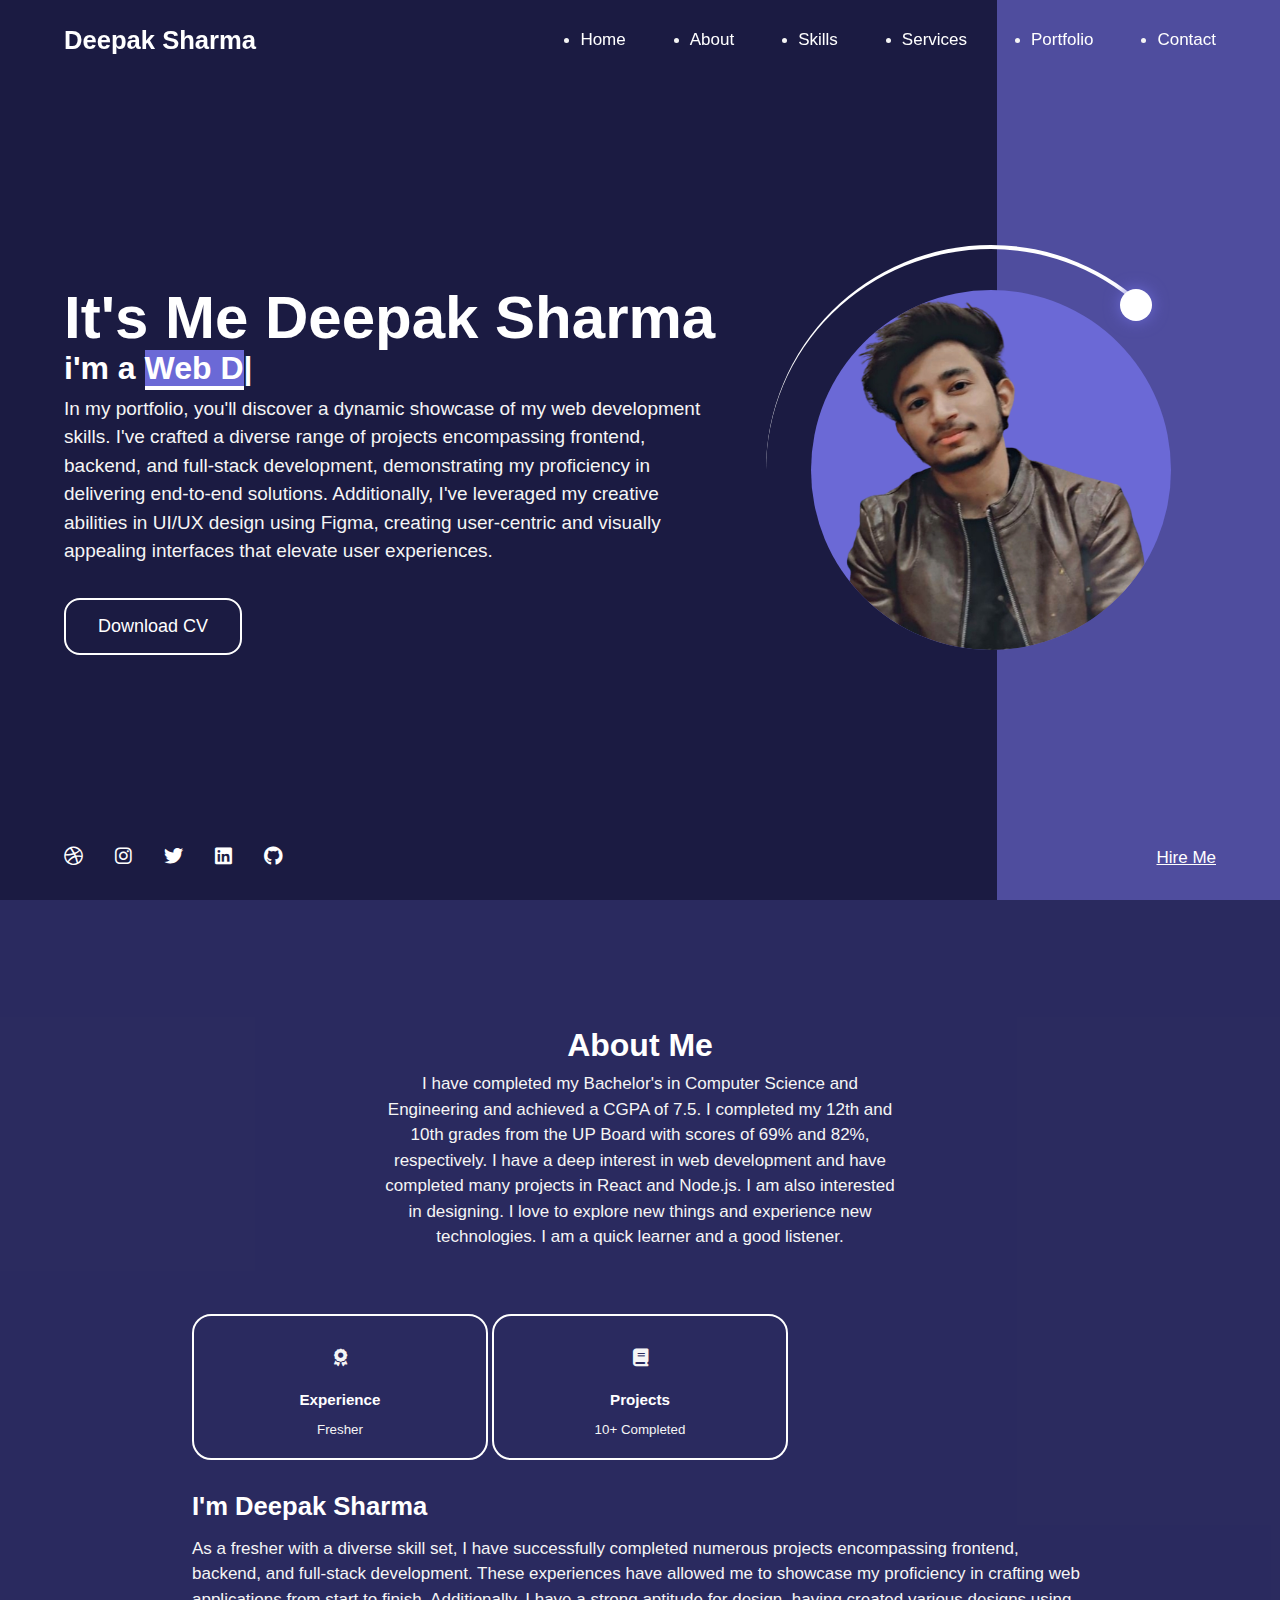
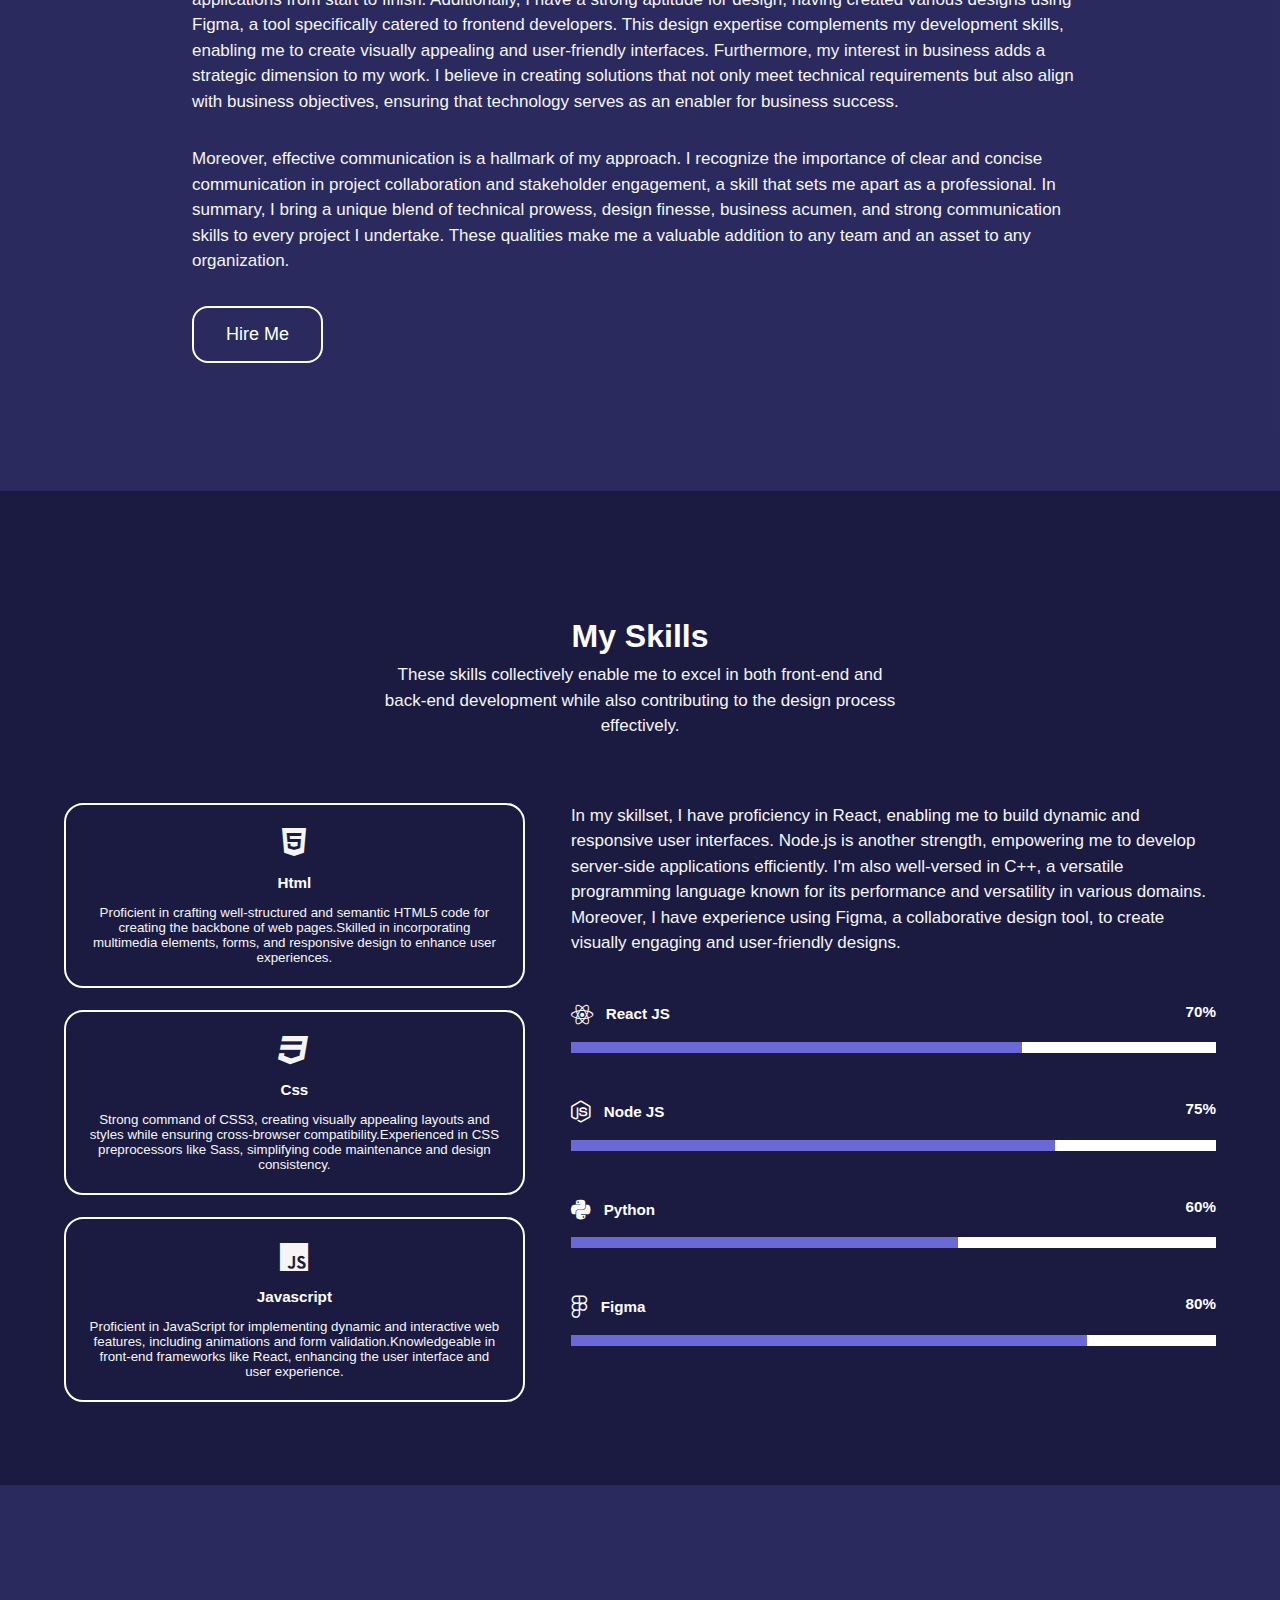
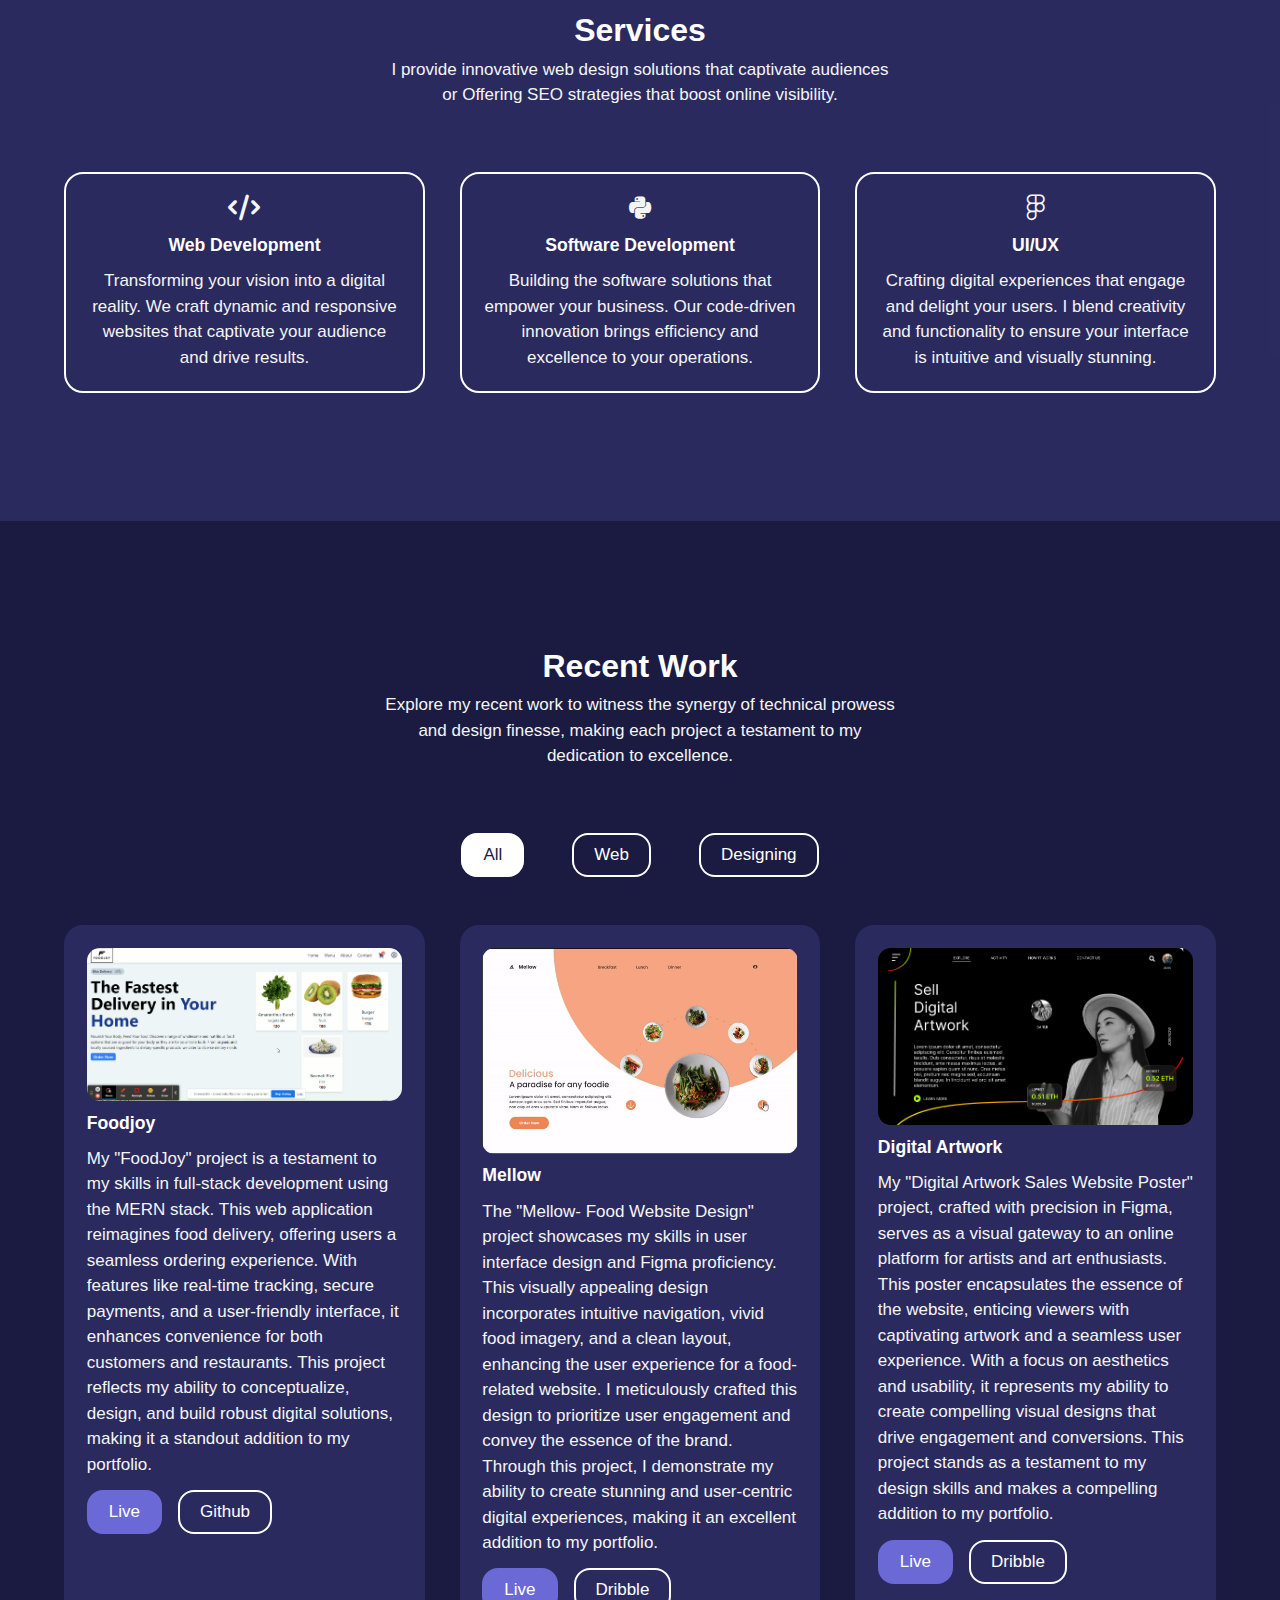
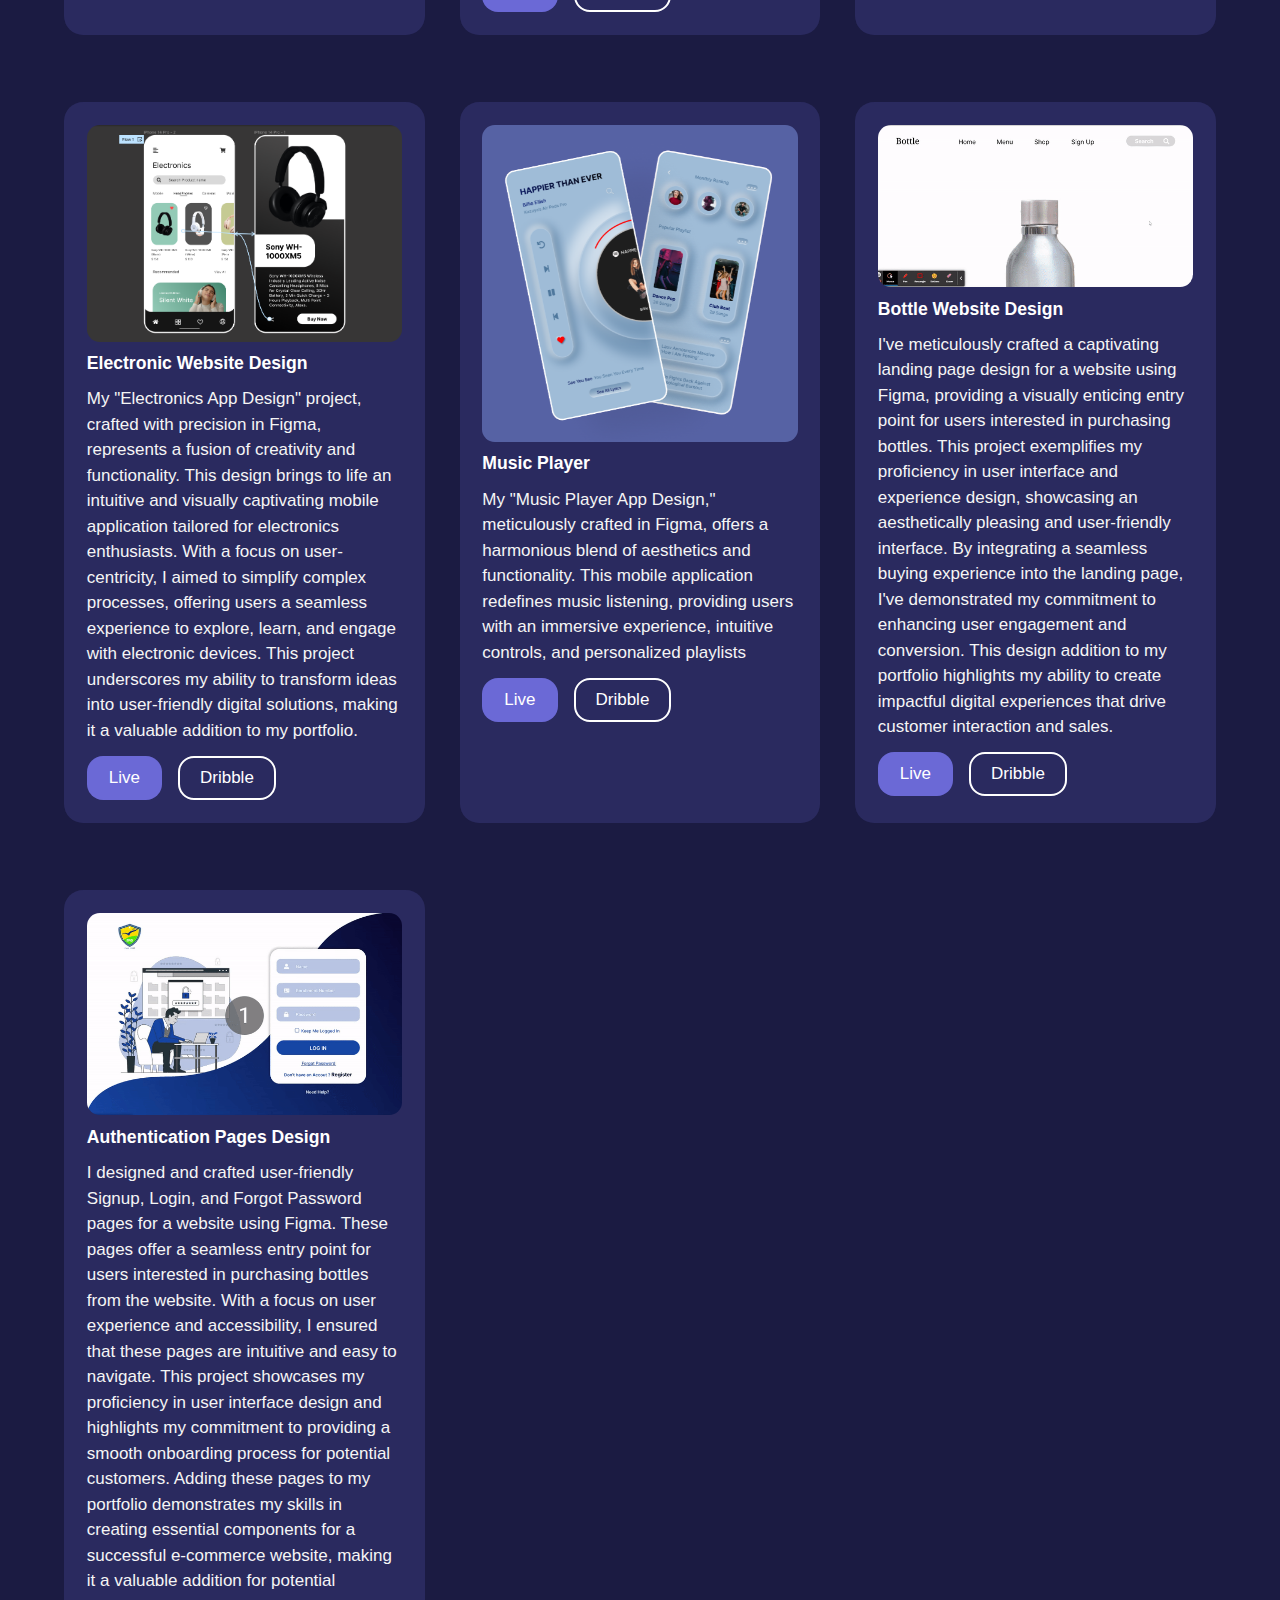
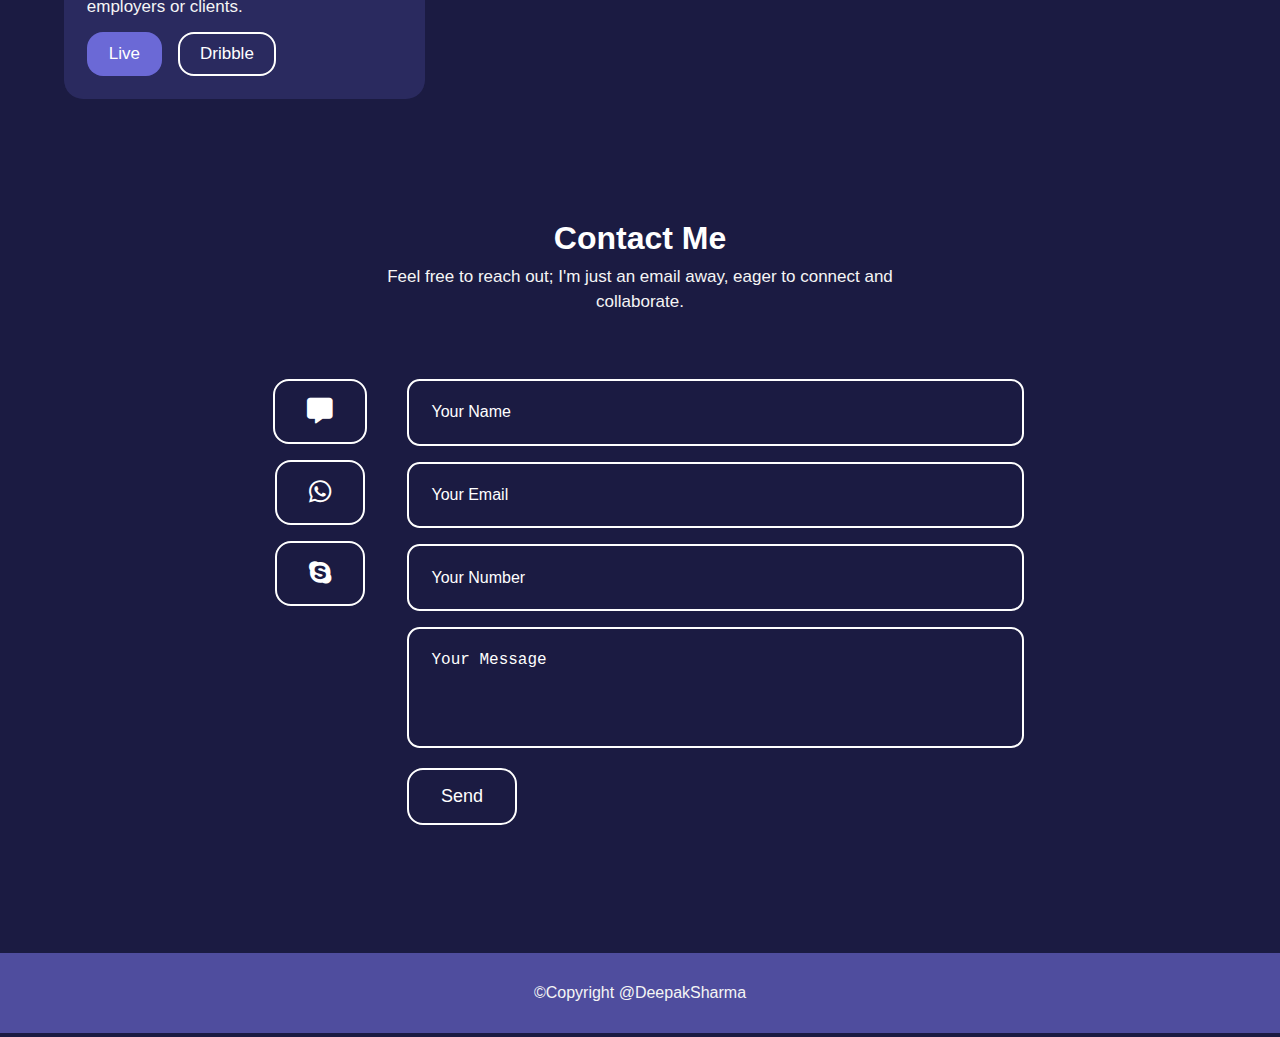
<file: Portfolio/index.html>
<!DOCTYPE html>
<html lang="en">
  <head>
    <meta charset="UTF-8" />
    <meta name="viewport" content="width=device-width, initial-scale=1.0" />
    <title>Deepak Shama - Portfolio</title>
    <!-- ......CSwiper CSS Link........ -->
    <link
      rel="stylesheet"
      href="https://cdn.jsdelivr.net/npm/swiper@10/swiper-bundle.min.css"
    />
    <!-- ......Custom CSS Link........ -->
    <link rel="stylesheet" href="style.css" />
    <link
      rel="stylesheet"
      href="https://cdnjs.cloudflare.com/ajax/libs/font-awesome/6.4.2/css/all.min.css"
    />
  </head>
  <body>
    <!-- .........Start Navbar......... -->
    <nav>
      <div class="container nav-container">
        <a href="" class="logo"><h3>Deepak Sharma</h3></a>
        <ul class="nav-links">
          <li><a href="#">Home</a></li>
          <li><a href="#About">About</a></li>
          <li><a href="#Skills">Skills</a></li>
          <li><a href="#Services">Services</a></li>
          <li><a href="#Portfolio">Portfolio</a></li>
          <li><a href="#Contact">Contact</a></li>
        </ul>
        <button class="menu-button"><i class="fa fa-bars"></i></button>
      </div>
    </nav>
    <!-- .........End Navbar......... -->

    <!-- .........Start Menu Bar......... -->
    <div class="menu-bar">
      <div class="container menubar-container">
        <a href="#"><i class="fa fa-home"></i></a>
        <a href="#About"><i class="fa fa-user"></i></a>
        <a href="#Skills"><i class="fa fa-dashboard"></i></a>
        <a href="#Services"><i class="fa fa-box"></i></a>
        <a href="#Portfolio"><i class="fab fa-windows"></i></a>
        <a href="#Contact"><i class="fa fa-message"></i></a>
      </div>
    </div>
    <!-- .........End Menu Bar......... -->

    <!-- .........Start Header Section......... -->
    <header>
      <div class="container header-container">
        <div class="header-left">
          <h1>It's Me Deepak Sharma</h1>
          <h2>i'm a <span class="typed-text"></span></h2>
          <p>
            In my portfolio, you'll discover a dynamic showcase of my web
            development skills. I've crafted a diverse range of projects
            encompassing frontend, backend, and full-stack development,
            demonstrating my proficiency in delivering end-to-end solutions.
            Additionally, I've leveraged my creative abilities in UI/UX design
            using Figma, creating user-centric and visually appealing interfaces
            that elevate user experiences.
          </p>
          <a
            href="./assets/Deepak_Resume(2023).pdf"
            download
            class="btn btn-white"
            >Download CV</a
          >
        </div>
        <div class="header-right">
          <div class="hero-image">
            <img src="./assets/profilePic.png" alt="" />
          </div>
          <div class="round">
            <div class="moon"></div>
          </div>
        </div>
        <div class="Social-links">
          <a href="https://dribbble.com/sharma_deepak-0939"
            ><i class="fab fa-dribbble"></i
          ></a>
          <a href="https://www.instagram.com/d.e.e.p.a.k._sharma/"
            ><i class="fab fa-instagram"></i
          ></a>
          <a href="https://twitter.com/DeepakS13062255"
            ><i class="fab fa-twitter"></i
          ></a>
          <a href="https://www.linkedin.com/in/deepak-sharma-70a287227/"
            ><i class="fab fa-linkedin"></i
          ></a>
          <a href="https://github.com/DeepakSharma0939"
            ><i class="fab fa-github"></i
          ></a>
        </div>
        <a href="mailto:sharmadeepak0939@gmail.com" class="HireMe">Hire Me</a>
      </div>
    </header>
    <!-- .........End Header Section......... -->

    <!-- .........Start About Section......... -->
    <section id="About">
      <h2>About Me</h2>
      <p>
        I have completed my Bachelor's in Computer Science and Engineering and
        achieved a CGPA of 7.5. I completed my 12th and 10th grades from the UP
        Board with scores of 69% and 82%, respectively. I have a deep interest
        in web development and have completed many projects in React and
        Node.js. I am also interested in designing. I love to explore new things
        and experience new technologies. I am a quick learner and a good
        listener.
      </p>
      <div class="container about-container">
        <div class="about-cards">
          <div class="card card-primary about-card">
            <span><i class="fa fa-award"></i></span>
            <h5>Experience</h5>
            <small>Fresher</small>
          </div>
          <div class="card card-primary about-card">
            <span><i class="fa fa-book"></i></span>
            <h5>Projects</h5>
            <small>10+ Completed</small>
          </div>
          <!-- <div class="card card-primary about-card">
                    <span><i class="fa fa-users"></i></span>
                    <h5>Clients</h5>
                    <small>20+ Happy Clients</small>
                </div> -->
        </div>
        <h3>I'm Deepak Sharma</h3>
        <p>
          As a fresher with a diverse skill set, I have successfully completed
          numerous projects encompassing frontend, backend, and full-stack
          development. These experiences have allowed me to showcase my
          proficiency in crafting web applications from start to finish.
          Additionally, I have a strong aptitude for design, having created
          various designs using Figma, a tool specifically catered to frontend
          developers. This design expertise complements my development skills,
          enabling me to create visually appealing and user-friendly interfaces.
          Furthermore, my interest in business adds a strategic dimension to my
          work. I believe in creating solutions that not only meet technical
          requirements but also align with business objectives, ensuring that
          technology serves as an enabler for business success.
        </p>
        <p>
          Moreover, effective communication is a hallmark of my approach. I
          recognize the importance of clear and concise communication in project
          collaboration and stakeholder engagement, a skill that sets me apart
          as a professional. In summary, I bring a unique blend of technical
          prowess, design finesse, business acumen, and strong communication
          skills to every project I undertake. These qualities make me a
          valuable addition to any team and an asset to any organization.
        </p>
        <a href="#Contact" class="btn btn-white">Hire Me</a>
      </div>
    </section>
    <!-- .........End About Section......... -->

    <!-- .........Start Skills Section......... -->
    <section id="Skills">
      <h2>My Skills</h2>
      <p>
        These skills collectively enable me to excel in both front-end and
        back-end development while also contributing to the design process
        effectively.
      </p>
      <div class="container skills-container">
        <div class="skills-left">
          <div class="card card-primary skill-card">
            <span><i class="fab fa-html5"></i></span>
            <h5>Html</h5>
            <small
              >Proficient in crafting well-structured and semantic HTML5 code
              for creating the backbone of web pages.Skilled in incorporating
              multimedia elements, forms, and responsive design to enhance user
              experiences.</small
            >
          </div>
          <div class="card card-primary skill-card">
            <span><i class="fab fa-css3"></i></span>
            <h5>Css</h5>
            <small
              >Strong command of CSS3, creating visually appealing layouts and
              styles while ensuring cross-browser compatibility.Experienced in
              CSS preprocessors like Sass, simplifying code maintenance and
              design consistency.</small
            >
          </div>
          <div class="card card-primary skill-card">
            <span><i class="fab fa-js"></i></span>
            <h5>Javascript</h5>
            <small
              >Proficient in JavaScript for implementing dynamic and interactive
              web features, including animations and form
              validation.Knowledgeable in front-end frameworks like React,
              enhancing the user interface and user experience.</small
            >
          </div>
        </div>
        <div class="skills-right">
          <p>
            In my skillset, I have proficiency in React, enabling me to build
            dynamic and responsive user interfaces. Node.js is another strength,
            empowering me to develop server-side applications efficiently. I'm
            also well-versed in C++, a versatile programming language known for
            its performance and versatility in various domains. Moreover, I have
            experience using Figma, a collaborative design tool, to create
            visually engaging and user-friendly designs.
          </p>
          <div class="progess">
            <h5><i class="fab fa-react"></i>React JS</h5>
            <h5>70%</h5>
            <div class="out-row">
              <div class="inner-row"></div>
            </div>
          </div>

          <div class="progess">
            <h5><i class="fab fa-node-js"></i>Node JS</h5>
            <h5>75%</h5>
            <div class="out-row">
              <div class="inner-row"></div>
            </div>
          </div>
          <div class="progess">
            <h5><i class="fab fa-python"></i>Python</h5>
            <h5>60%</h5>
            <div class="out-row">
              <div class="inner-row"></div>
            </div>
          </div>
          <div class="progess">
            <h5><i class="fab fa-figma"></i>Figma</h5>
            <h5>80%</h5>
            <div class="out-row">
              <div class="inner-row"></div>
            </div>
          </div>
        </div>
      </div>
    </section>
    <!-- .........End Skills Section......... -->

    <!-- .........Start Service Section......... -->
    <section id="Services">
      <h2>Services</h2>
      <p>
        I provide innovative web design solutions that captivate audiences or
        Offering SEO strategies that boost online visibility.
      </p>
      <div class="container services-container">
        <div class="card services-card card-primary">
          <span><i class="fa fa-code"></i></span>
          <h4>Web Development</h4>
          <p>
            Transforming your vision into a digital reality. We craft dynamic
            and responsive websites that captivate your audience and drive
            results.
          </p>
        </div>
        <div class="card services-card card-primary">
          <span><i class="fab fa-python"></i></span>
          <h4>Software Development</h4>
          <p>
            Building the software solutions that empower your business. Our
            code-driven innovation brings efficiency and excellence to your
            operations.
          </p>
        </div>
        <div class="card services-card card-primary">
          <span><i class="fab fa-figma"></i></span>
          <h4>UI/UX</h4>
          <p>
            Crafting digital experiences that engage and delight your users. I
            blend creativity and functionality to ensure your interface is
            intuitive and visually stunning.
          </p>
        </div>
      </div>
    </section>
    <!-- .........End Service Section......... -->

    <!-- .........Start Portfolio Section......... -->
    <section id="Portfolio">
      <h2>Recent Work</h2>
      <p>
        Explore my recent work to witness the synergy of technical prowess and
        design finesse, making each project a testament to my dedication to
        excellence.
      </p>
      <div class="container portfolio-container">
        <div class="portfolio-tabs">
          <div class="tab btn btn-sm btn-white tab-active" data-name="All">
            All
          </div>
          <div class="tab btn btn-sm btn-white" data-name="Web">Web</div>
          <div class="tab btn btn-sm btn-white" data-name="Designing">
            Designing
          </div>
        </div>
        <div class="portfolio-projects">
          <div class="project card" data-name="Web">
            <img src="./assets/foodjoy.png" alt="" />
            <h4>Foodjoy</h4>
            <p>
              My "FoodJoy" project is a testament to my skills in full-stack
              development using the MERN stack. This web application reimagines
              food delivery, offering users a seamless ordering experience. With
              features like real-time tracking, secure payments, and a
              user-friendly interface, it enhances convenience for both
              customers and restaurants. This project reflects my ability to
              conceptualize, design, and build robust digital solutions, making
              it a standout addition to my portfolio.
            </p>
            <div class="project-action-aria">
              <a href="" class="btn-sm btn">Live</a>
              <a href="" class="btn-sm btn btn-white">Github</a>
            </div>
          </div>
          <div class="project card" data-name="Designing">
            <img src="./assets/foodgif.gif" alt="" />
            <h4>Mellow</h4>
            <p>
              The "Mellow- Food Website Design" project showcases my skills in
              user interface design and Figma proficiency. This visually
              appealing design incorporates intuitive navigation, vivid food
              imagery, and a clean layout, enhancing the user experience for a
              food-related website. I meticulously crafted this design to
              prioritize user engagement and convey the essence of the brand.
              Through this project, I demonstrate my ability to create stunning
              and user-centric digital experiences, making it an excellent
              addition to my portfolio.
            </p>
            <div class="project-action-aria">
              <a href="" class="btn-sm btn">Live</a>
              <a href="" class="btn-sm btn btn-white">Dribble</a>
            </div>
          </div>
          <div class="project card" data-name="Designing">
            <img src="./assets/digitalArtwork.png" alt="" />
            <h4>Digital Artwork</h4>
            <p>
              My "Digital Artwork Sales Website Poster" project, crafted with
              precision in Figma, serves as a visual gateway to an online
              platform for artists and art enthusiasts. This poster encapsulates
              the essence of the website, enticing viewers with captivating
              artwork and a seamless user experience. With a focus on aesthetics
              and usability, it represents my ability to create compelling
              visual designs that drive engagement and conversions. This project
              stands as a testament to my design skills and makes a compelling
              addition to my portfolio.
            </p>
            <div class="project-action-aria">
              <a href="" class="btn-sm btn">Live</a>
              <a href="" class="btn-sm btn btn-white">Dribble</a>
            </div>
          </div>
          <div class="project card" data-name="Designing">
            <img src="./assets/headphoneDesign.png" alt="" />
            <h4>Electronic Website Design</h4>
            <p>
              My "Electronics App Design" project, crafted with precision in
              Figma, represents a fusion of creativity and functionality. This
              design brings to life an intuitive and visually captivating mobile
              application tailored for electronics enthusiasts. With a focus on
              user-centricity, I aimed to simplify complex processes, offering
              users a seamless experience to explore, learn, and engage with
              electronic devices. This project underscores my ability to
              transform ideas into user-friendly digital solutions, making it a
              valuable addition to my portfolio.
            </p>
            <div class="project-action-aria">
              <a href="" class="btn-sm btn">Live</a>
              <a href="" class="btn-sm btn btn-white">Dribble</a>
            </div>
          </div>
          <div class="project card" data-name="Designing">
            <img src="./assets/musicPlayer.png" alt="" />
            <h4>Music Player</h4>
            <p>
              My "Music Player App Design," meticulously crafted in Figma,
              offers a harmonious blend of aesthetics and functionality. This
              mobile application redefines music listening, providing users with
              an immersive experience, intuitive controls, and personalized
              playlists
            </p>
            <div class="project-action-aria">
              <a href="" class="btn-sm btn">Live</a>
              <a href="" class="btn-sm btn btn-white">Dribble</a>
            </div>
          </div>
          <div class="project card" data-name="Designing">
            <img src="./assets/bottleWebsiteDesign.gif" alt="" />
            <h4>Bottle Website Design</h4>
            <p>
             I've meticulously crafted a captivating landing page design for a website using Figma, providing a visually enticing entry point for users interested in purchasing bottles. This project exemplifies my proficiency in user interface and experience design, showcasing an aesthetically pleasing and user-friendly interface. By integrating a seamless buying experience into the landing page, I've demonstrated my commitment to enhancing user engagement and conversion. This design addition to my portfolio highlights my ability to create impactful digital experiences that drive customer interaction and sales.
            </p>
            <div class="project-action-aria">
              <a href="" class="btn-sm btn">Live</a>
              <a href="" class="btn-sm btn btn-white">Dribble</a>
            </div>
          </div>
          <div class="project card" data-name="Designing">
            <img src="./assets/authenticationDesign.gif" alt="" />
            <h4>Authentication Pages Design</h4>
            <p>
              I designed and crafted user-friendly Signup, Login, and Forgot Password pages for a website using Figma. These pages offer a seamless entry point for users interested in purchasing bottles from the website. With a focus on user experience and accessibility, I ensured that these pages are intuitive and easy to navigate. This project showcases my proficiency in user interface design and highlights my commitment to providing a smooth onboarding process for potential customers. Adding these pages to my portfolio demonstrates my skills in creating essential components for a successful e-commerce website, making it a valuable addition for potential employers or clients.
            </p>
            <div class="project-action-aria">
              <a href="" class="btn-sm btn">Live</a>
              <a href="" class="btn-sm btn btn-white">Dribble</a>
            </div>
          </div>
        </div>
      </div>
    </section>
    <!-- .........End Portfolio Section......... -->
    <!-- .........Start Testimonial Section......... -->
    <!-- <section id="Testimonial">
        <h2>Testimonial</h2>
        <p>Lorem ipsum dolor sit amet consectetur adipisicing elit. Quam, sapiente magni? Eaque ipsum atque soluta minus optio sequi!</p>
        <div class="container testimonial-container swiper mySwiper">
            <div class="slide-wrapper swiper-wrapper">
                <article class="slide card swiper-slide">
                    <img src="./assets/Sans.png" alt="">
                    <h5>Sanskar Gupta</h5>
                    <small>Actor</small>
                    <p>Lorem ipsum dolor sit amet consectetur adipisicing elit. Iure ducimus tenetur dignissimos? Praesentium fuga, mollitia ducimus maxime, pariatur reprehenderit earum cum deleniti sed unde beatae iusto dolorum. Delectus, ratione laboriosam.</p>
                </article>
                <article class="slide card swiper-slide">
                    <img src="./assets/Sans.png" alt="">
                    <h5>Sanskar Gupta</h5>
                    <small>Actor</small>
                    <p>Lorem ipsum dolor sit amet consectetur adipisicing elit. Iure ducimus tenetur dignissimos? Praesentium fuga, mollitia ducimus maxime, pariatur reprehenderit earum cum deleniti sed unde beatae iusto dolorum. Delectus, ratione laboriosam.</p>
                </article>
                <article class="slide card swiper-slide">
                    <img src="./assets/Sans.png" alt="">
                    <h5>Sanskar Gupta</h5> 
                    <small>Actor</small>
                    <p>Lorem ipsum dolor sit amet consectetur adipisicing elit. Iure ducimus tenetur dignissimos? Praesentium fuga, mollitia ducimus maxime, pariatur reprehenderit earum cum deleniti sed unde beatae iusto dolorum. Delectus, ratione laboriosam.</p>
                </article>
                <article class="slide card swiper-slide">
                    <img src="./assets/Sans.png" alt="">
                    <h5>Sanskar Gupta</h5>
                    <small>Actor</small>
                    <p>Lorem ipsum dolor sit amet consectetur adipisicing elit. Iure ducimus tenetur dignissimos? Praesentium fuga, mollitia ducimus maxime, pariatur reprehenderit earum cum deleniti sed unde beatae iusto dolorum. Delectus, ratione laboriosam.</p>
                </article>
                <article class="slide card swiper-slide">
                    <img src="./assets/Sans.png" alt="">
                    <h5>Sanskar Gupta</h5>
                    <small>Actor</small>
                    <p>Lorem ipsum dolor sit amet consectetur adipisicing elit. Iure ducimus tenetur dignissimos? Praesentium fuga, mollitia ducimus maxime, pariatur reprehenderit earum cum deleniti sed unde beatae iusto dolorum. Delectus, ratione laboriosam.</p>
                </article>
            </div>
            <div class="swiper-pagination"></div>
        </div>
    </section> -->
    <!-- .........End Testimonial Section......... -->

    <!-- .........Start Contact Section......... -->
    <section id="Contact">
      <h2>Contact Me</h2>
      <p>
        Feel free to reach out; I'm just an email away, eager to connect and
        collaborate.
      </p>
      <div class="container container-contact">
        <div class="contact-left">
          <a href="mailto:sharmadeepak0939@gmail.com" class="btn btn-white"
            ><i class="fa fa-message"></i
          ></a>
          <a href="" class="btn btn-white"><i class="fab fa-whatsapp"></i></a>
          <a href="" class="btn btn-white"><i class="fab fa-skype"></i></a>
        </div>
        <div class="contact-right">
          <form action="#">
            <input type="text" required placeholder="Your Name" />
            <input type="email" required placeholder="Your Email" />
            <input type="number" required placeholder="Your Number" />
            <textarea
              name="message"
              id=""
              cols="30"
              rows="4"
              required
              placeholder="Your Message"
            ></textarea>
            <button type="submit" class="btn btn-white">Send</button>
          </form>
        </div>
      </div>
    </section>
    <!-- .........End Contact Section......... -->

    <!-- .........Start Footer Section......... -->
    <footer>
      <div class="container footer-container">
        &copy;Copyright @DeepakSharma
      </div>
    </footer>
    <!-- .........End Footer Section......... -->

    <!-- .........Swiper Js Link......... -->
    <script src="https://cdn.jsdelivr.net/npm/swiper@10/swiper-bundle.min.js"></script>

    <!-- .........Typed Js Link......... -->
    <script src="./assets/typed.js-main/dist/typed.umd.js"></script>

    <!-- .........Custom Js Link......... -->
    <script src="script.js"></script>
  </body>
</html>
</file>
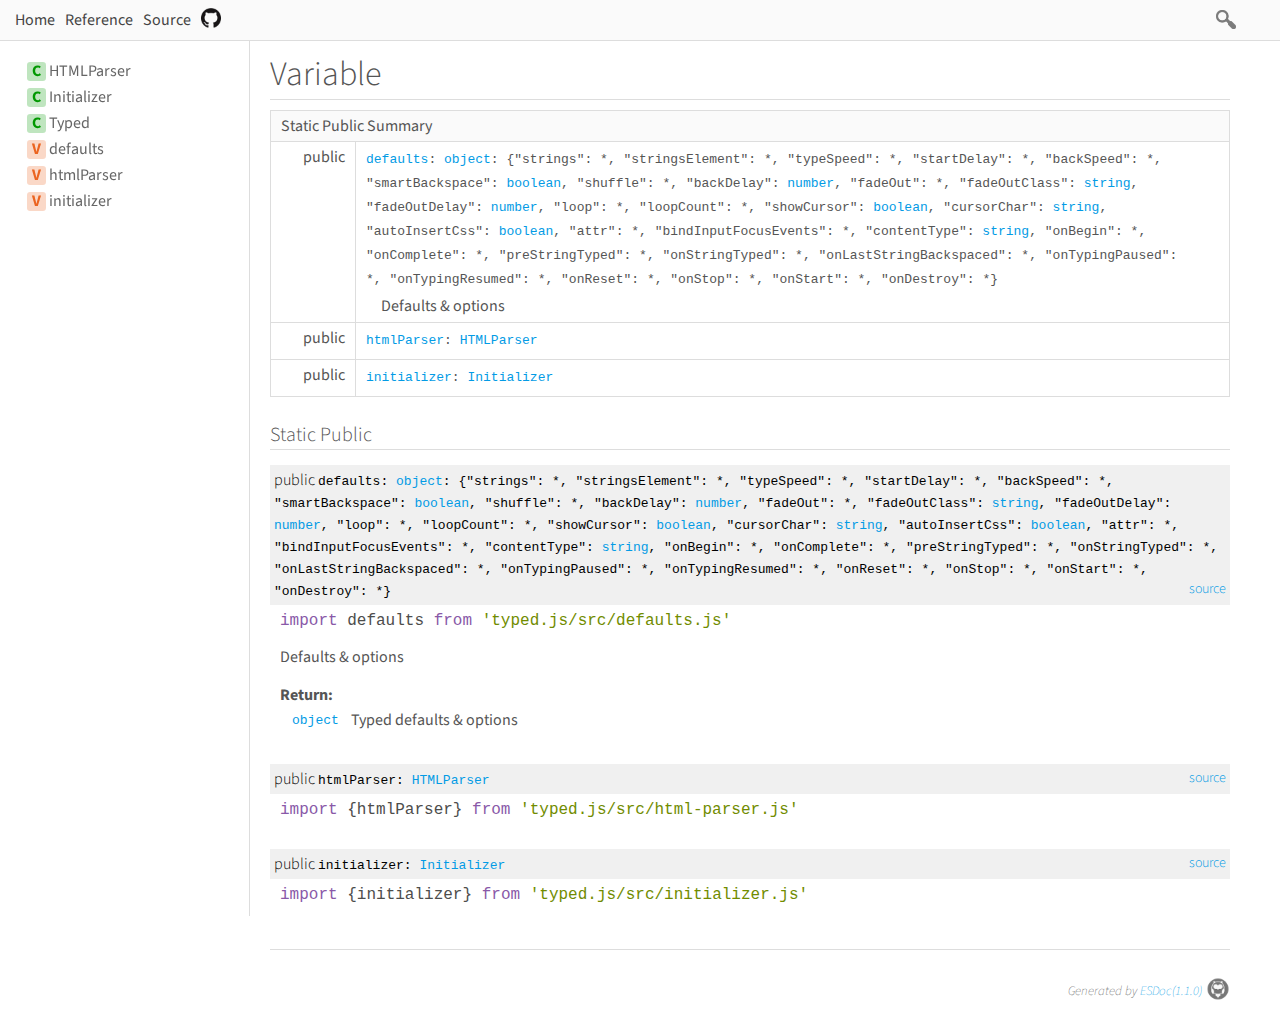
<file: Portfolio/assets/typed.js-main/docs/variable/index.html>
<!DOCTYPE html>
<html>
<head>
  <meta charset="utf-8">
  <base data-ice="baseUrl" href="../">
  <title data-ice="title">Variable | typed.js</title>
  <link type="text/css" rel="stylesheet" href="css/style.css">
  <link type="text/css" rel="stylesheet" href="css/prettify-tomorrow.css">
  <script src="script/prettify/prettify.js"></script>
  <script src="script/manual.js"></script>
<meta name="description" content="A JavaScript Typing Animation Library"><meta property="twitter:card" content="summary"><meta property="twitter:title" content="typed.js"><meta property="twitter:description" content="A JavaScript Typing Animation Library"></head>
<body class="layout-container" data-ice="rootContainer">

<header>
  <a href="./">Home</a>
  
  <a href="identifiers.html">Reference</a>
  <a href="source.html">Source</a>
  
  <div class="search-box">
  <span>
    <img src="./image/search.png">
    <span class="search-input-edge"></span><input class="search-input"><span class="search-input-edge"></span>
  </span>
    <ul class="search-result"></ul>
  </div>
<a style="position:relative; top:3px;" href="https://github.com/mattboldt/typed.js"><img width="20px" src="./image/github.png"></a></header>

<nav class="navigation" data-ice="nav"><div>
  <ul>
    
  <li data-ice="doc"><span data-ice="kind" class="kind-class">C</span><span data-ice="name"><span><a href="class/src/html-parser.js~HTMLParser.html">HTMLParser</a></span></span></li>
<li data-ice="doc"><span data-ice="kind" class="kind-class">C</span><span data-ice="name"><span><a href="class/src/initializer.js~Initializer.html">Initializer</a></span></span></li>
<li data-ice="doc"><span data-ice="kind" class="kind-class">C</span><span data-ice="name"><span><a href="class/src/typed.js~Typed.html">Typed</a></span></span></li>
<li data-ice="doc"><span data-ice="kind" class="kind-variable">V</span><span data-ice="name"><span><a href="variable/index.html#static-variable-defaults">defaults</a></span></span></li>
<li data-ice="doc"><span data-ice="kind" class="kind-variable">V</span><span data-ice="name"><span><a href="variable/index.html#static-variable-htmlParser">htmlParser</a></span></span></li>
<li data-ice="doc"><span data-ice="kind" class="kind-variable">V</span><span data-ice="name"><span><a href="variable/index.html#static-variable-initializer">initializer</a></span></span></li>
</ul>
</div>
</nav>

<div class="content" data-ice="content"><h1 data-ice="title">Variable</h1>
<div data-ice="summaries"><table class="summary" data-ice="summary">
  <thead><tr><td data-ice="title" colspan="3">Static Public Summary</td></tr></thead>
  <tbody>
  
  <tr data-ice="target">
    <td>
      <span class="access" data-ice="access">public</span>
      
      
      
      <span class="override" data-ice="override"></span>
    </td>
    <td>
      <div>
        <p>
          
          
          
          <span class="code" data-ice="name"><span><a href="variable/index.html#static-variable-defaults">defaults</a></span></span><span class="code" data-ice="signature">: <span><a href="https://developer.mozilla.org/en-US/docs/Web/JavaScript/Reference/Global_Objects/Object">object</a></span>: {&quot;strings&quot;: <span>*</span>, &quot;stringsElement&quot;: <span>*</span>, &quot;typeSpeed&quot;: <span>*</span>, &quot;startDelay&quot;: <span>*</span>, &quot;backSpeed&quot;: <span>*</span>, &quot;smartBackspace&quot;: <span><a href="https://developer.mozilla.org/en-US/docs/Web/JavaScript/Reference/Global_Objects/Boolean">boolean</a></span>, &quot;shuffle&quot;: <span>*</span>, &quot;backDelay&quot;: <span><a href="https://developer.mozilla.org/en-US/docs/Web/JavaScript/Reference/Global_Objects/Number">number</a></span>, &quot;fadeOut&quot;: <span>*</span>, &quot;fadeOutClass&quot;: <span><a href="https://developer.mozilla.org/en-US/docs/Web/JavaScript/Reference/Global_Objects/String">string</a></span>, &quot;fadeOutDelay&quot;: <span><a href="https://developer.mozilla.org/en-US/docs/Web/JavaScript/Reference/Global_Objects/Number">number</a></span>, &quot;loop&quot;: <span>*</span>, &quot;loopCount&quot;: <span>*</span>, &quot;showCursor&quot;: <span><a href="https://developer.mozilla.org/en-US/docs/Web/JavaScript/Reference/Global_Objects/Boolean">boolean</a></span>, &quot;cursorChar&quot;: <span><a href="https://developer.mozilla.org/en-US/docs/Web/JavaScript/Reference/Global_Objects/String">string</a></span>, &quot;autoInsertCss&quot;: <span><a href="https://developer.mozilla.org/en-US/docs/Web/JavaScript/Reference/Global_Objects/Boolean">boolean</a></span>, &quot;attr&quot;: <span>*</span>, &quot;bindInputFocusEvents&quot;: <span>*</span>, &quot;contentType&quot;: <span><a href="https://developer.mozilla.org/en-US/docs/Web/JavaScript/Reference/Global_Objects/String">string</a></span>, &quot;onBegin&quot;: <span>*</span>, &quot;onComplete&quot;: <span>*</span>, &quot;preStringTyped&quot;: <span>*</span>, &quot;onStringTyped&quot;: <span>*</span>, &quot;onLastStringBackspaced&quot;: <span>*</span>, &quot;onTypingPaused&quot;: <span>*</span>, &quot;onTypingResumed&quot;: <span>*</span>, &quot;onReset&quot;: <span>*</span>, &quot;onStop&quot;: <span>*</span>, &quot;onStart&quot;: <span>*</span>, &quot;onDestroy&quot;: <span>*</span>}</span>
        </p>
      </div>
      <div>
        
        
        <div data-ice="description"><p>Defaults &amp; options</p>
</div>
      </div>
    </td>
    <td>
      
      
    </td>
  </tr>
<tr data-ice="target">
    <td>
      <span class="access" data-ice="access">public</span>
      
      
      
      <span class="override" data-ice="override"></span>
    </td>
    <td>
      <div>
        <p>
          
          
          
          <span class="code" data-ice="name"><span><a href="variable/index.html#static-variable-htmlParser">htmlParser</a></span></span><span class="code" data-ice="signature">: <span><a href="class/src/html-parser.js~HTMLParser.html">HTMLParser</a></span></span>
        </p>
      </div>
      <div>
        
        
        
      </div>
    </td>
    <td>
      
      
    </td>
  </tr>
<tr data-ice="target">
    <td>
      <span class="access" data-ice="access">public</span>
      
      
      
      <span class="override" data-ice="override"></span>
    </td>
    <td>
      <div>
        <p>
          
          
          
          <span class="code" data-ice="name"><span><a href="variable/index.html#static-variable-initializer">initializer</a></span></span><span class="code" data-ice="signature">: <span><a href="class/src/initializer.js~Initializer.html">Initializer</a></span></span>
        </p>
      </div>
      <div>
        
        
        
      </div>
    </td>
    <td>
      
      
    </td>
  </tr>
</tbody>
</table>
</div>
<div data-ice="details"><h2 data-ice="title">Static Public </h2>

<div class="detail" data-ice="detail">
  <h3 data-ice="anchor" id="static-variable-defaults">
    <span class="access" data-ice="access">public</span>
    
    
    
    
    
    <span class="code" data-ice="name">defaults</span><span class="code" data-ice="signature">: <span><a href="https://developer.mozilla.org/en-US/docs/Web/JavaScript/Reference/Global_Objects/Object">object</a></span>: {&quot;strings&quot;: <span>*</span>, &quot;stringsElement&quot;: <span>*</span>, &quot;typeSpeed&quot;: <span>*</span>, &quot;startDelay&quot;: <span>*</span>, &quot;backSpeed&quot;: <span>*</span>, &quot;smartBackspace&quot;: <span><a href="https://developer.mozilla.org/en-US/docs/Web/JavaScript/Reference/Global_Objects/Boolean">boolean</a></span>, &quot;shuffle&quot;: <span>*</span>, &quot;backDelay&quot;: <span><a href="https://developer.mozilla.org/en-US/docs/Web/JavaScript/Reference/Global_Objects/Number">number</a></span>, &quot;fadeOut&quot;: <span>*</span>, &quot;fadeOutClass&quot;: <span><a href="https://developer.mozilla.org/en-US/docs/Web/JavaScript/Reference/Global_Objects/String">string</a></span>, &quot;fadeOutDelay&quot;: <span><a href="https://developer.mozilla.org/en-US/docs/Web/JavaScript/Reference/Global_Objects/Number">number</a></span>, &quot;loop&quot;: <span>*</span>, &quot;loopCount&quot;: <span>*</span>, &quot;showCursor&quot;: <span><a href="https://developer.mozilla.org/en-US/docs/Web/JavaScript/Reference/Global_Objects/Boolean">boolean</a></span>, &quot;cursorChar&quot;: <span><a href="https://developer.mozilla.org/en-US/docs/Web/JavaScript/Reference/Global_Objects/String">string</a></span>, &quot;autoInsertCss&quot;: <span><a href="https://developer.mozilla.org/en-US/docs/Web/JavaScript/Reference/Global_Objects/Boolean">boolean</a></span>, &quot;attr&quot;: <span>*</span>, &quot;bindInputFocusEvents&quot;: <span>*</span>, &quot;contentType&quot;: <span><a href="https://developer.mozilla.org/en-US/docs/Web/JavaScript/Reference/Global_Objects/String">string</a></span>, &quot;onBegin&quot;: <span>*</span>, &quot;onComplete&quot;: <span>*</span>, &quot;preStringTyped&quot;: <span>*</span>, &quot;onStringTyped&quot;: <span>*</span>, &quot;onLastStringBackspaced&quot;: <span>*</span>, &quot;onTypingPaused&quot;: <span>*</span>, &quot;onTypingResumed&quot;: <span>*</span>, &quot;onReset&quot;: <span>*</span>, &quot;onStop&quot;: <span>*</span>, &quot;onStart&quot;: <span>*</span>, &quot;onDestroy&quot;: <span>*</span>}</span>
    <span class="right-info">
      
      
      <span data-ice="source"><span><a href="file/src/defaults.js.html#lineNumber7">source</a></span></span>
    </span>
  </h3>

  <div data-ice="importPath" class="import-path"><pre class="prettyprint"><code data-ice="importPathCode">import defaults from &apos;<span><a href="file/src/defaults.js.html#lineNumber7">typed.js/src/defaults.js</a></span>&apos;</code></pre></div>
  
  
  <div data-ice="description"><p>Defaults &amp; options</p>
</div>

  

  <div data-ice="properties">
</div>

  <div class="return-params" data-ice="returnParams">
    <h4>Return:</h4>
    <table>
      <tbody>
        <tr>
          <td class="return-type code" data-ice="returnType"><span><a href="https://developer.mozilla.org/en-US/docs/Web/JavaScript/Reference/Global_Objects/Object">object</a></span></td>
          <td class="return-desc" data-ice="returnDescription"><p>Typed defaults &amp; options</p>
</td>
        </tr>
      </tbody>
    </table>
    <div data-ice="returnProperties">
</div>
  </div>

  

  

  

  

  

  

  
  
</div>
<div class="detail" data-ice="detail">
  <h3 data-ice="anchor" id="static-variable-htmlParser">
    <span class="access" data-ice="access">public</span>
    
    
    
    
    
    <span class="code" data-ice="name">htmlParser</span><span class="code" data-ice="signature">: <span><a href="class/src/html-parser.js~HTMLParser.html">HTMLParser</a></span></span>
    <span class="right-info">
      
      
      <span data-ice="source"><span><a href="file/src/html-parser.js.html#lineNumber67">source</a></span></span>
    </span>
  </h3>

  <div data-ice="importPath" class="import-path"><pre class="prettyprint"><code data-ice="importPathCode">import {htmlParser} from &apos;<span><a href="file/src/html-parser.js.html#lineNumber67">typed.js/src/html-parser.js</a></span>&apos;</code></pre></div>
  
  
  

  

  <div data-ice="properties">
</div>

  

  

  

  

  

  

  

  
  
</div>
<div class="detail" data-ice="detail">
  <h3 data-ice="anchor" id="static-variable-initializer">
    <span class="access" data-ice="access">public</span>
    
    
    
    
    
    <span class="code" data-ice="name">initializer</span><span class="code" data-ice="signature">: <span><a href="class/src/initializer.js~Initializer.html">Initializer</a></span></span>
    <span class="right-info">
      
      
      <span data-ice="source"><span><a href="file/src/initializer.js.html#lineNumber218">source</a></span></span>
    </span>
  </h3>

  <div data-ice="importPath" class="import-path"><pre class="prettyprint"><code data-ice="importPathCode">import {initializer} from &apos;<span><a href="file/src/initializer.js.html#lineNumber218">typed.js/src/initializer.js</a></span>&apos;</code></pre></div>
  
  
  

  

  <div data-ice="properties">
</div>

  

  

  

  

  

  

  

  
  
</div>
</div>
</div>

<footer class="footer">
  Generated by <a href="https://esdoc.org">ESDoc<span data-ice="esdocVersion">(1.1.0)</span><img src="./image/esdoc-logo-mini-black.png"></a>
</footer>

<script src="script/search_index.js"></script>
<script src="script/search.js"></script>
<script src="script/pretty-print.js"></script>
<script src="script/inherited-summary.js"></script>
<script src="script/test-summary.js"></script>
<script src="script/inner-link.js"></script>
<script src="script/patch-for-local.js"></script>
</body>
</html>
</file>
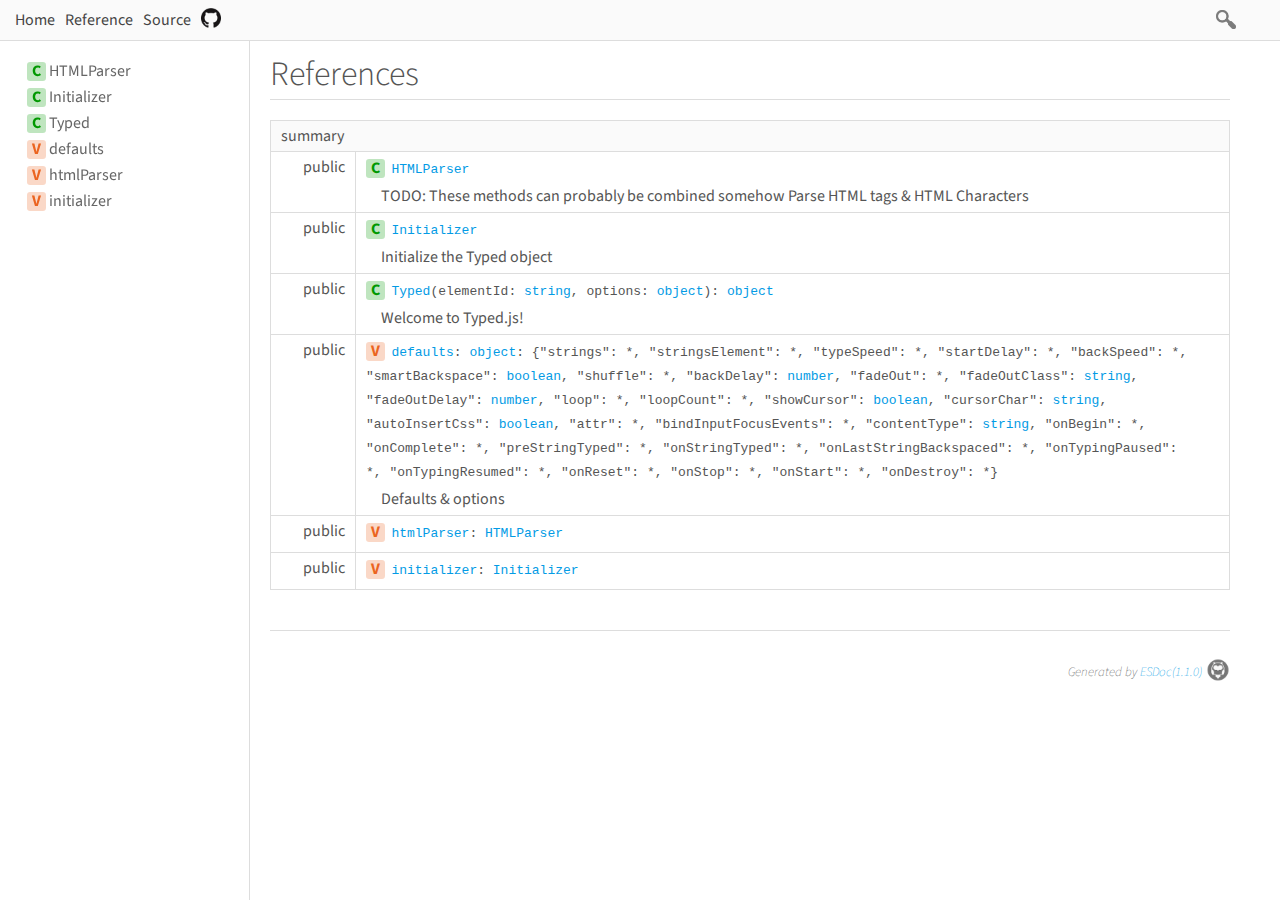
<file: Portfolio/assets/typed.js-main/docs/identifiers.html>
<!DOCTYPE html>
<html>
<head>
  <meta charset="utf-8">
  <base data-ice="baseUrl">
  <title data-ice="title">Reference | typed.js</title>
  <link type="text/css" rel="stylesheet" href="css/style.css">
  <link type="text/css" rel="stylesheet" href="css/prettify-tomorrow.css">
  <script src="script/prettify/prettify.js"></script>
  <script src="script/manual.js"></script>
<meta name="description" content="A JavaScript Typing Animation Library"><meta property="twitter:card" content="summary"><meta property="twitter:title" content="typed.js"><meta property="twitter:description" content="A JavaScript Typing Animation Library"></head>
<body class="layout-container" data-ice="rootContainer">

<header>
  <a href="./">Home</a>
  
  <a href="identifiers.html">Reference</a>
  <a href="source.html">Source</a>
  
  <div class="search-box">
  <span>
    <img src="./image/search.png">
    <span class="search-input-edge"></span><input class="search-input"><span class="search-input-edge"></span>
  </span>
    <ul class="search-result"></ul>
  </div>
<a style="position:relative; top:3px;" href="https://github.com/mattboldt/typed.js"><img width="20px" src="./image/github.png"></a></header>

<nav class="navigation" data-ice="nav"><div>
  <ul>
    
  <li data-ice="doc"><span data-ice="kind" class="kind-class">C</span><span data-ice="name"><span><a href="class/src/html-parser.js~HTMLParser.html">HTMLParser</a></span></span></li>
<li data-ice="doc"><span data-ice="kind" class="kind-class">C</span><span data-ice="name"><span><a href="class/src/initializer.js~Initializer.html">Initializer</a></span></span></li>
<li data-ice="doc"><span data-ice="kind" class="kind-class">C</span><span data-ice="name"><span><a href="class/src/typed.js~Typed.html">Typed</a></span></span></li>
<li data-ice="doc"><span data-ice="kind" class="kind-variable">V</span><span data-ice="name"><span><a href="variable/index.html#static-variable-defaults">defaults</a></span></span></li>
<li data-ice="doc"><span data-ice="kind" class="kind-variable">V</span><span data-ice="name"><span><a href="variable/index.html#static-variable-htmlParser">htmlParser</a></span></span></li>
<li data-ice="doc"><span data-ice="kind" class="kind-variable">V</span><span data-ice="name"><span><a href="variable/index.html#static-variable-initializer">initializer</a></span></span></li>
</ul>
</div>
</nav>

<div class="content" data-ice="content"><h1>References</h1>

<div class="identifiers-wrap">
  <div>
    
  <div data-ice="dirSummaryWrap">
      
      <div data-ice="dirSummary"><table class="summary" data-ice="summary">
  <thead><tr><td data-ice="title" colspan="3">summary</td></tr></thead>
  <tbody>
  
  <tr data-ice="target">
    <td>
      <span class="access" data-ice="access">public</span>
      
      
      
      <span class="override" data-ice="override"></span>
    </td>
    <td>
      <div>
        <p>
          <span data-ice="kind-icon" class="kind-class">C</span>
          
          
          <span class="code" data-ice="name"><span><a href="class/src/html-parser.js~HTMLParser.html">HTMLParser</a></span></span>
        </p>
      </div>
      <div>
        
        
        <div data-ice="description"><p>TODO: These methods can probably be combined somehow
Parse HTML tags &amp; HTML Characters</p>
</div>
      </div>
    </td>
    <td>
      
      
    </td>
  </tr>
<tr data-ice="target">
    <td>
      <span class="access" data-ice="access">public</span>
      
      
      
      <span class="override" data-ice="override"></span>
    </td>
    <td>
      <div>
        <p>
          <span data-ice="kind-icon" class="kind-class">C</span>
          
          
          <span class="code" data-ice="name"><span><a href="class/src/initializer.js~Initializer.html">Initializer</a></span></span>
        </p>
      </div>
      <div>
        
        
        <div data-ice="description"><p>Initialize the Typed object</p>
</div>
      </div>
    </td>
    <td>
      
      
    </td>
  </tr>
<tr data-ice="target">
    <td>
      <span class="access" data-ice="access">public</span>
      
      
      
      <span class="override" data-ice="override"></span>
    </td>
    <td>
      <div>
        <p>
          <span data-ice="kind-icon" class="kind-class">C</span>
          
          
          <span class="code" data-ice="name"><span><a href="class/src/typed.js~Typed.html">Typed</a></span></span><span class="code" data-ice="signature">(elementId: <span><a href="https://developer.mozilla.org/en-US/docs/Web/JavaScript/Reference/Global_Objects/String">string</a></span>, options: <span><a href="https://developer.mozilla.org/en-US/docs/Web/JavaScript/Reference/Global_Objects/Object">object</a></span>): <span><a href="https://developer.mozilla.org/en-US/docs/Web/JavaScript/Reference/Global_Objects/Object">object</a></span></span>
        </p>
      </div>
      <div>
        
        
        <div data-ice="description"><p>Welcome to Typed.js!</p>
</div>
      </div>
    </td>
    <td>
      
      
    </td>
  </tr>
<tr data-ice="target">
    <td>
      <span class="access" data-ice="access">public</span>
      
      
      
      <span class="override" data-ice="override"></span>
    </td>
    <td>
      <div>
        <p>
          <span data-ice="kind-icon" class="kind-variable">V</span>
          
          
          <span class="code" data-ice="name"><span><a href="variable/index.html#static-variable-defaults">defaults</a></span></span><span class="code" data-ice="signature">: <span><a href="https://developer.mozilla.org/en-US/docs/Web/JavaScript/Reference/Global_Objects/Object">object</a></span>: {&quot;strings&quot;: <span>*</span>, &quot;stringsElement&quot;: <span>*</span>, &quot;typeSpeed&quot;: <span>*</span>, &quot;startDelay&quot;: <span>*</span>, &quot;backSpeed&quot;: <span>*</span>, &quot;smartBackspace&quot;: <span><a href="https://developer.mozilla.org/en-US/docs/Web/JavaScript/Reference/Global_Objects/Boolean">boolean</a></span>, &quot;shuffle&quot;: <span>*</span>, &quot;backDelay&quot;: <span><a href="https://developer.mozilla.org/en-US/docs/Web/JavaScript/Reference/Global_Objects/Number">number</a></span>, &quot;fadeOut&quot;: <span>*</span>, &quot;fadeOutClass&quot;: <span><a href="https://developer.mozilla.org/en-US/docs/Web/JavaScript/Reference/Global_Objects/String">string</a></span>, &quot;fadeOutDelay&quot;: <span><a href="https://developer.mozilla.org/en-US/docs/Web/JavaScript/Reference/Global_Objects/Number">number</a></span>, &quot;loop&quot;: <span>*</span>, &quot;loopCount&quot;: <span>*</span>, &quot;showCursor&quot;: <span><a href="https://developer.mozilla.org/en-US/docs/Web/JavaScript/Reference/Global_Objects/Boolean">boolean</a></span>, &quot;cursorChar&quot;: <span><a href="https://developer.mozilla.org/en-US/docs/Web/JavaScript/Reference/Global_Objects/String">string</a></span>, &quot;autoInsertCss&quot;: <span><a href="https://developer.mozilla.org/en-US/docs/Web/JavaScript/Reference/Global_Objects/Boolean">boolean</a></span>, &quot;attr&quot;: <span>*</span>, &quot;bindInputFocusEvents&quot;: <span>*</span>, &quot;contentType&quot;: <span><a href="https://developer.mozilla.org/en-US/docs/Web/JavaScript/Reference/Global_Objects/String">string</a></span>, &quot;onBegin&quot;: <span>*</span>, &quot;onComplete&quot;: <span>*</span>, &quot;preStringTyped&quot;: <span>*</span>, &quot;onStringTyped&quot;: <span>*</span>, &quot;onLastStringBackspaced&quot;: <span>*</span>, &quot;onTypingPaused&quot;: <span>*</span>, &quot;onTypingResumed&quot;: <span>*</span>, &quot;onReset&quot;: <span>*</span>, &quot;onStop&quot;: <span>*</span>, &quot;onStart&quot;: <span>*</span>, &quot;onDestroy&quot;: <span>*</span>}</span>
        </p>
      </div>
      <div>
        
        
        <div data-ice="description"><p>Defaults &amp; options</p>
</div>
      </div>
    </td>
    <td>
      
      
    </td>
  </tr>
<tr data-ice="target">
    <td>
      <span class="access" data-ice="access">public</span>
      
      
      
      <span class="override" data-ice="override"></span>
    </td>
    <td>
      <div>
        <p>
          <span data-ice="kind-icon" class="kind-variable">V</span>
          
          
          <span class="code" data-ice="name"><span><a href="variable/index.html#static-variable-htmlParser">htmlParser</a></span></span><span class="code" data-ice="signature">: <span><a href="class/src/html-parser.js~HTMLParser.html">HTMLParser</a></span></span>
        </p>
      </div>
      <div>
        
        
        
      </div>
    </td>
    <td>
      
      
    </td>
  </tr>
<tr data-ice="target">
    <td>
      <span class="access" data-ice="access">public</span>
      
      
      
      <span class="override" data-ice="override"></span>
    </td>
    <td>
      <div>
        <p>
          <span data-ice="kind-icon" class="kind-variable">V</span>
          
          
          <span class="code" data-ice="name"><span><a href="variable/index.html#static-variable-initializer">initializer</a></span></span><span class="code" data-ice="signature">: <span><a href="class/src/initializer.js~Initializer.html">Initializer</a></span></span>
        </p>
      </div>
      <div>
        
        
        
      </div>
    </td>
    <td>
      
      
    </td>
  </tr>
</tbody>
</table>
</div>
    </div>
</div>

  
</div>
</div>

<footer class="footer">
  Generated by <a href="https://esdoc.org">ESDoc<span data-ice="esdocVersion">(1.1.0)</span><img src="./image/esdoc-logo-mini-black.png"></a>
</footer>

<script src="script/search_index.js"></script>
<script src="script/search.js"></script>
<script src="script/pretty-print.js"></script>
<script src="script/inherited-summary.js"></script>
<script src="script/test-summary.js"></script>
<script src="script/inner-link.js"></script>
<script src="script/patch-for-local.js"></script>
</body>
</html>
</file>
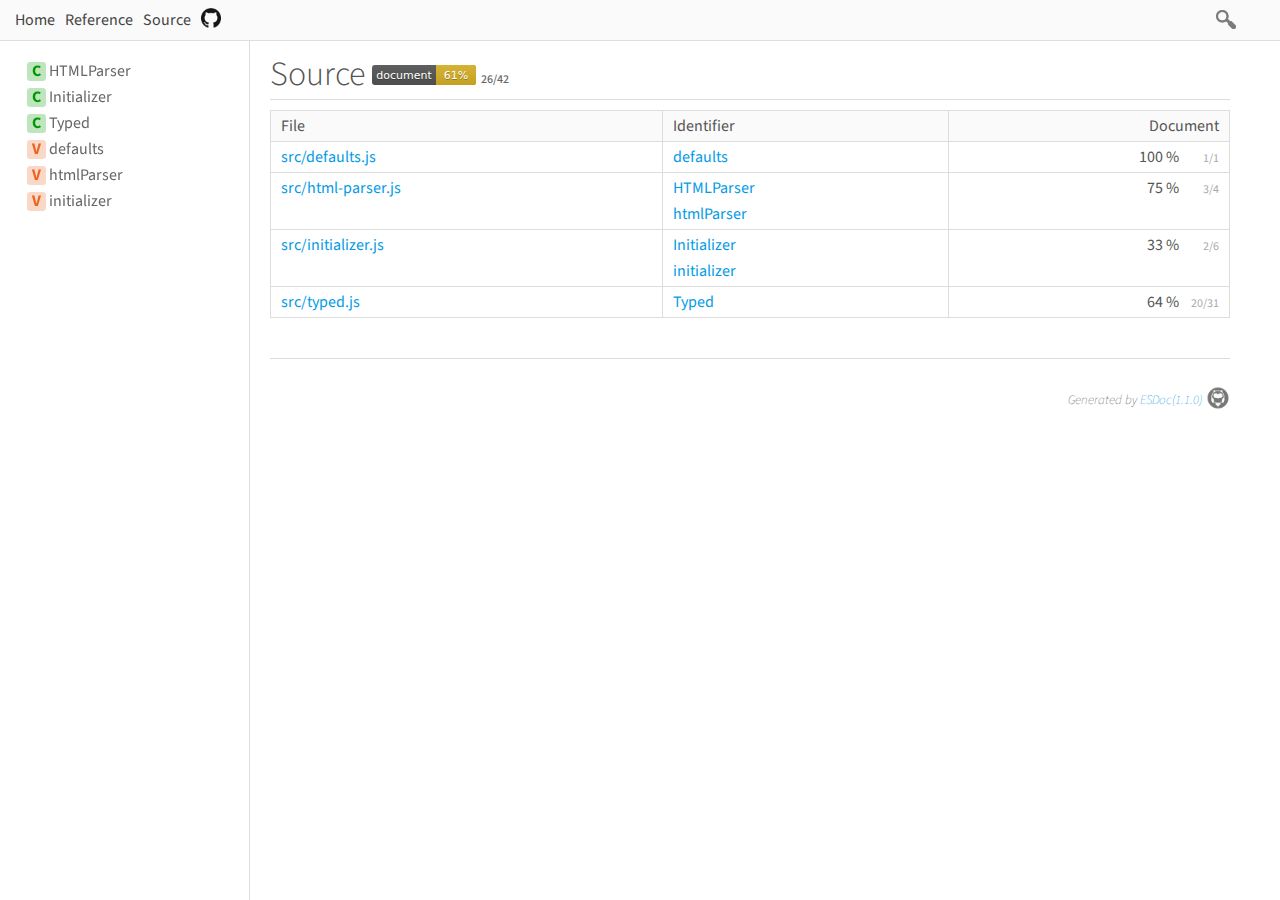
<file: Portfolio/assets/typed.js-main/docs/source.html>
<!DOCTYPE html>
<html>
<head>
  <meta charset="utf-8">
  <base data-ice="baseUrl" href>
  <title data-ice="title">Source | typed.js</title>
  <link type="text/css" rel="stylesheet" href="css/style.css">
  <link type="text/css" rel="stylesheet" href="css/prettify-tomorrow.css">
  <script src="script/prettify/prettify.js"></script>
  <script src="script/manual.js"></script>
<meta name="description" content="A JavaScript Typing Animation Library"><meta property="twitter:card" content="summary"><meta property="twitter:title" content="typed.js"><meta property="twitter:description" content="A JavaScript Typing Animation Library"></head>
<body class="layout-container" data-ice="rootContainer">

<header>
  <a href="./">Home</a>
  
  <a href="identifiers.html">Reference</a>
  <a href="source.html">Source</a>
  
  <div class="search-box">
  <span>
    <img src="./image/search.png">
    <span class="search-input-edge"></span><input class="search-input"><span class="search-input-edge"></span>
  </span>
    <ul class="search-result"></ul>
  </div>
<a style="position:relative; top:3px;" href="https://github.com/mattboldt/typed.js"><img width="20px" src="./image/github.png"></a></header>

<nav class="navigation" data-ice="nav"><div>
  <ul>
    
  <li data-ice="doc"><span data-ice="kind" class="kind-class">C</span><span data-ice="name"><span><a href="class/src/html-parser.js~HTMLParser.html">HTMLParser</a></span></span></li>
<li data-ice="doc"><span data-ice="kind" class="kind-class">C</span><span data-ice="name"><span><a href="class/src/initializer.js~Initializer.html">Initializer</a></span></span></li>
<li data-ice="doc"><span data-ice="kind" class="kind-class">C</span><span data-ice="name"><span><a href="class/src/typed.js~Typed.html">Typed</a></span></span></li>
<li data-ice="doc"><span data-ice="kind" class="kind-variable">V</span><span data-ice="name"><span><a href="variable/index.html#static-variable-defaults">defaults</a></span></span></li>
<li data-ice="doc"><span data-ice="kind" class="kind-variable">V</span><span data-ice="name"><span><a href="variable/index.html#static-variable-htmlParser">htmlParser</a></span></span></li>
<li data-ice="doc"><span data-ice="kind" class="kind-variable">V</span><span data-ice="name"><span><a href="variable/index.html#static-variable-initializer">initializer</a></span></span></li>
</ul>
</div>
</nav>

<div class="content" data-ice="content"><h1>Source <img data-ice="coverageBadge" src="./badge.svg"><span data-ice="totalCoverageCount" class="total-coverage-count">26/42</span></h1>

<table class="files-summary" data-ice="files" data-use-coverage="true">
  <thead>
    <tr>
      <td>File</td>
      <td>Identifier</td>
      <td class="coverage">Document</td>
      <td style="display: none;">Size</td>
      <td style="display: none;">Lines</td>
      <td style="display: none;">Updated</td>
    </tr>
  </thead>
  <tbody>
    
  <tr data-ice="file">
      <td data-ice="filePath"><span><a href="file/src/defaults.js.html">src/defaults.js</a></span></td>
      <td data-ice="identifier" class="identifiers"><span><a href="variable/index.html#static-variable-defaults">defaults</a></span></td>
      <td class="coverage"><span data-ice="coverage">100 %</span><span data-ice="coverageCount" class="coverage-count">1/1</span></td>
      <td style="display: none;" data-ice="size">3416 byte</td>
      <td style="display: none;" data-ice="lines">164</td>
      <td style="display: none;" data-ice="updated">2022-12-07 03:41:55 (UTC)</td>
    </tr>
<tr data-ice="file">
      <td data-ice="filePath"><span><a href="file/src/html-parser.js.html#errorLines=67">src/html-parser.js</a></span></td>
      <td data-ice="identifier" class="identifiers"><span><a href="class/src/html-parser.js~HTMLParser.html">HTMLParser</a></span>
<span><a href="variable/index.html#static-variable-htmlParser">htmlParser</a></span></td>
      <td class="coverage"><span data-ice="coverage">75 %</span><span data-ice="coverageCount" class="coverage-count">3/4</span></td>
      <td style="display: none;" data-ice="size">1798 byte</td>
      <td style="display: none;" data-ice="lines">67</td>
      <td style="display: none;" data-ice="updated">2023-04-07 18:56:50 (UTC)</td>
    </tr>
<tr data-ice="file">
      <td data-ice="filePath"><span><a href="file/src/initializer.js.html#errorLines=147,161,193,218">src/initializer.js</a></span></td>
      <td data-ice="identifier" class="identifiers"><span><a href="class/src/initializer.js~Initializer.html">Initializer</a></span>
<span><a href="variable/index.html#static-variable-initializer">initializer</a></span></td>
      <td class="coverage"><span data-ice="coverage">33 %</span><span data-ice="coverageCount" class="coverage-count">2/6</span></td>
      <td style="display: none;" data-ice="size">5877 byte</td>
      <td style="display: none;" data-ice="lines">218</td>
      <td style="display: none;" data-ice="updated">2023-04-07 18:56:50 (UTC)</td>
    </tr>
<tr data-ice="file">
      <td data-ice="filePath"><span><a href="file/src/typed.js.html#errorLines=11,142,267,334,357,73,75,76,77,91,95">src/typed.js</a></span></td>
      <td data-ice="identifier" class="identifiers"><span><a href="class/src/typed.js~Typed.html">Typed</a></span></td>
      <td class="coverage"><span data-ice="coverage">64 %</span><span data-ice="coverageCount" class="coverage-count">20/31</span></td>
      <td style="display: none;" data-ice="size">12719 byte</td>
      <td style="display: none;" data-ice="lines">433</td>
      <td style="display: none;" data-ice="updated">2023-04-07 18:56:50 (UTC)</td>
    </tr>
</tbody>
</table>
</div>

<footer class="footer">
  Generated by <a href="https://esdoc.org">ESDoc<span data-ice="esdocVersion">(1.1.0)</span><img src="./image/esdoc-logo-mini-black.png"></a>
</footer>

<script src="script/search_index.js"></script>
<script src="script/search.js"></script>
<script src="script/pretty-print.js"></script>
<script src="script/inherited-summary.js"></script>
<script src="script/test-summary.js"></script>
<script src="script/inner-link.js"></script>
<script src="script/patch-for-local.js"></script>
</body>
</html>
</file>
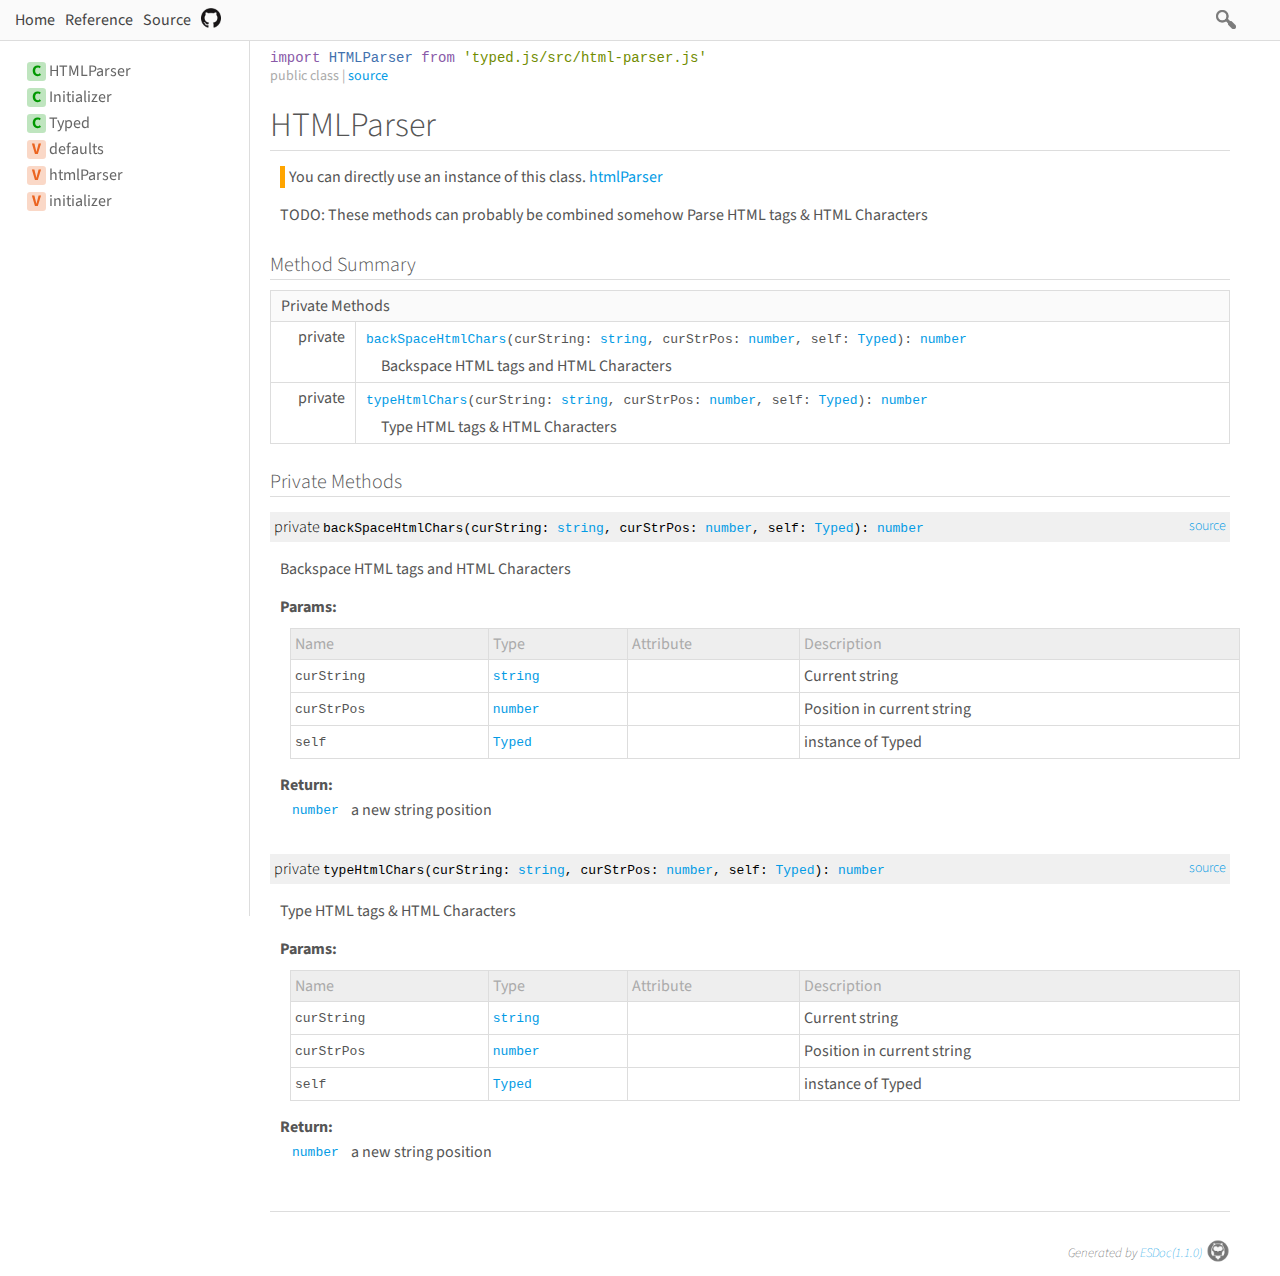
<file: Portfolio/assets/typed.js-main/docs/class/src/html-parser.js~HTMLParser.html>
<!DOCTYPE html>
<html>
<head>
  <meta charset="utf-8">
  <base data-ice="baseUrl" href="../../">
  <title data-ice="title">HTMLParser | typed.js</title>
  <link type="text/css" rel="stylesheet" href="css/style.css">
  <link type="text/css" rel="stylesheet" href="css/prettify-tomorrow.css">
  <script src="script/prettify/prettify.js"></script>
  <script src="script/manual.js"></script>
<meta name="description" content="A JavaScript Typing Animation Library"><meta property="twitter:card" content="summary"><meta property="twitter:title" content="typed.js"><meta property="twitter:description" content="A JavaScript Typing Animation Library"></head>
<body class="layout-container" data-ice="rootContainer">

<header>
  <a href="./">Home</a>
  
  <a href="identifiers.html">Reference</a>
  <a href="source.html">Source</a>
  
  <div class="search-box">
  <span>
    <img src="./image/search.png">
    <span class="search-input-edge"></span><input class="search-input"><span class="search-input-edge"></span>
  </span>
    <ul class="search-result"></ul>
  </div>
<a style="position:relative; top:3px;" href="https://github.com/mattboldt/typed.js"><img width="20px" src="./image/github.png"></a></header>

<nav class="navigation" data-ice="nav"><div>
  <ul>
    
  <li data-ice="doc"><span data-ice="kind" class="kind-class">C</span><span data-ice="name"><span><a href="class/src/html-parser.js~HTMLParser.html">HTMLParser</a></span></span></li>
<li data-ice="doc"><span data-ice="kind" class="kind-class">C</span><span data-ice="name"><span><a href="class/src/initializer.js~Initializer.html">Initializer</a></span></span></li>
<li data-ice="doc"><span data-ice="kind" class="kind-class">C</span><span data-ice="name"><span><a href="class/src/typed.js~Typed.html">Typed</a></span></span></li>
<li data-ice="doc"><span data-ice="kind" class="kind-variable">V</span><span data-ice="name"><span><a href="variable/index.html#static-variable-defaults">defaults</a></span></span></li>
<li data-ice="doc"><span data-ice="kind" class="kind-variable">V</span><span data-ice="name"><span><a href="variable/index.html#static-variable-htmlParser">htmlParser</a></span></span></li>
<li data-ice="doc"><span data-ice="kind" class="kind-variable">V</span><span data-ice="name"><span><a href="variable/index.html#static-variable-initializer">initializer</a></span></span></li>
</ul>
</div>
</nav>

<div class="content" data-ice="content"><div class="header-notice">
  <div data-ice="importPath" class="import-path"><pre class="prettyprint"><code data-ice="importPathCode">import HTMLParser from &apos;<span><a href="file/src/html-parser.js.html#lineNumber6">typed.js/src/html-parser.js</a></span>&apos;</code></pre></div>
  <span data-ice="access">public</span>
  <span data-ice="kind">class</span>
  
  
  
  <span data-ice="source">| <span><a href="file/src/html-parser.js.html#lineNumber6">source</a></span></span>
</div>

<div class="self-detail detail">
  <h1 data-ice="name">HTMLParser</h1>

  <div data-ice="instanceDocs" class="instance-docs">
    <span>You can directly use an instance of this class.</span>
    
  <span data-ice="instanceDoc"><span><a href="variable/index.html#static-variable-htmlParser">htmlParser</a></span></span>
</div>

  
  
  
  
  
  
  
  
  

  
  
  <div class="description" data-ice="description"><p>TODO: These methods can probably be combined somehow
Parse HTML tags &amp; HTML Characters</p>
</div>
  

  

  

  

  
</div>





<div data-ice="methodSummary"><h2>Method Summary</h2><table class="summary" data-ice="summary">
  <thead><tr><td data-ice="title" colspan="3">Private Methods</td></tr></thead>
  <tbody>
  
  <tr data-ice="target">
    <td>
      <span class="access" data-ice="access">private</span>
      
      
      
      <span class="override" data-ice="override"></span>
    </td>
    <td>
      <div>
        <p>
          
          
          
          <span class="code" data-ice="name"><span><a href="class/src/html-parser.js~HTMLParser.html#instance-method-backSpaceHtmlChars">backSpaceHtmlChars</a></span></span><span class="code" data-ice="signature">(curString: <span><a href="https://developer.mozilla.org/en-US/docs/Web/JavaScript/Reference/Global_Objects/String">string</a></span>, curStrPos: <span><a href="https://developer.mozilla.org/en-US/docs/Web/JavaScript/Reference/Global_Objects/Number">number</a></span>, self: <span><a href="class/src/typed.js~Typed.html">Typed</a></span>): <span><a href="https://developer.mozilla.org/en-US/docs/Web/JavaScript/Reference/Global_Objects/Number">number</a></span></span>
        </p>
      </div>
      <div>
        
        
        <div data-ice="description"><p>Backspace HTML tags and HTML Characters</p>
</div>
      </div>
    </td>
    <td>
      
      
    </td>
  </tr>
<tr data-ice="target">
    <td>
      <span class="access" data-ice="access">private</span>
      
      
      
      <span class="override" data-ice="override"></span>
    </td>
    <td>
      <div>
        <p>
          
          
          
          <span class="code" data-ice="name"><span><a href="class/src/html-parser.js~HTMLParser.html#instance-method-typeHtmlChars">typeHtmlChars</a></span></span><span class="code" data-ice="signature">(curString: <span><a href="https://developer.mozilla.org/en-US/docs/Web/JavaScript/Reference/Global_Objects/String">string</a></span>, curStrPos: <span><a href="https://developer.mozilla.org/en-US/docs/Web/JavaScript/Reference/Global_Objects/Number">number</a></span>, self: <span><a href="class/src/typed.js~Typed.html">Typed</a></span>): <span><a href="https://developer.mozilla.org/en-US/docs/Web/JavaScript/Reference/Global_Objects/Number">number</a></span></span>
        </p>
      </div>
      <div>
        
        
        <div data-ice="description"><p>Type HTML tags &amp; HTML Characters</p>
</div>
      </div>
    </td>
    <td>
      
      
    </td>
  </tr>
</tbody>
</table>
</div>







<div data-ice="methodDetails"><h2 data-ice="title">Private Methods</h2>

<div class="detail" data-ice="detail">
  <h3 data-ice="anchor" id="instance-method-backSpaceHtmlChars">
    <span class="access" data-ice="access">private</span>
    
    
    
    
    
    <span class="code" data-ice="name">backSpaceHtmlChars</span><span class="code" data-ice="signature">(curString: <span><a href="https://developer.mozilla.org/en-US/docs/Web/JavaScript/Reference/Global_Objects/String">string</a></span>, curStrPos: <span><a href="https://developer.mozilla.org/en-US/docs/Web/JavaScript/Reference/Global_Objects/Number">number</a></span>, self: <span><a href="class/src/typed.js~Typed.html">Typed</a></span>): <span><a href="https://developer.mozilla.org/en-US/docs/Web/JavaScript/Reference/Global_Objects/Number">number</a></span></span>
    <span class="right-info">
      
      
      <span data-ice="source"><span><a href="file/src/html-parser.js.html#lineNumber45">source</a></span></span>
    </span>
  </h3>

  
  
  
  <div data-ice="description"><p>Backspace HTML tags and HTML Characters</p>
</div>

  

  <div data-ice="properties"><div data-ice="properties">
  <h4 data-ice="title">Params:</h4>
  <table class="params">
    <thead>
    <tr><td>Name</td><td>Type</td><td>Attribute</td><td>Description</td></tr>
    </thead>
    <tbody>
    
    <tr data-ice="property" data-depth="0">
      <td data-ice="name" class="code" data-depth="0">curString</td>
      <td data-ice="type" class="code"><span><a href="https://developer.mozilla.org/en-US/docs/Web/JavaScript/Reference/Global_Objects/String">string</a></span></td>
      <td data-ice="appendix"></td>
      <td data-ice="description"><p>Current string</p>
</td>
    </tr>
<tr data-ice="property" data-depth="0">
      <td data-ice="name" class="code" data-depth="0">curStrPos</td>
      <td data-ice="type" class="code"><span><a href="https://developer.mozilla.org/en-US/docs/Web/JavaScript/Reference/Global_Objects/Number">number</a></span></td>
      <td data-ice="appendix"></td>
      <td data-ice="description"><p>Position in current string</p>
</td>
    </tr>
<tr data-ice="property" data-depth="0">
      <td data-ice="name" class="code" data-depth="0">self</td>
      <td data-ice="type" class="code"><span><a href="class/src/typed.js~Typed.html">Typed</a></span></td>
      <td data-ice="appendix"></td>
      <td data-ice="description"><p>instance of Typed</p>
</td>
    </tr>
</tbody>
  </table>
</div>
</div>

  <div class="return-params" data-ice="returnParams">
    <h4>Return:</h4>
    <table>
      <tbody>
        <tr>
          <td class="return-type code" data-ice="returnType"><span><a href="https://developer.mozilla.org/en-US/docs/Web/JavaScript/Reference/Global_Objects/Number">number</a></span></td>
          <td class="return-desc" data-ice="returnDescription"><p>a new string position</p>
</td>
        </tr>
      </tbody>
    </table>
    <div data-ice="returnProperties">
</div>
  </div>

  

  

  

  

  

  

  
  
</div>
<div class="detail" data-ice="detail">
  <h3 data-ice="anchor" id="instance-method-typeHtmlChars">
    <span class="access" data-ice="access">private</span>
    
    
    
    
    
    <span class="code" data-ice="name">typeHtmlChars</span><span class="code" data-ice="signature">(curString: <span><a href="https://developer.mozilla.org/en-US/docs/Web/JavaScript/Reference/Global_Objects/String">string</a></span>, curStrPos: <span><a href="https://developer.mozilla.org/en-US/docs/Web/JavaScript/Reference/Global_Objects/Number">number</a></span>, self: <span><a href="class/src/typed.js~Typed.html">Typed</a></span>): <span><a href="https://developer.mozilla.org/en-US/docs/Web/JavaScript/Reference/Global_Objects/Number">number</a></span></span>
    <span class="right-info">
      
      
      <span data-ice="source"><span><a href="file/src/html-parser.js.html#lineNumber16">source</a></span></span>
    </span>
  </h3>

  
  
  
  <div data-ice="description"><p>Type HTML tags &amp; HTML Characters</p>
</div>

  

  <div data-ice="properties"><div data-ice="properties">
  <h4 data-ice="title">Params:</h4>
  <table class="params">
    <thead>
    <tr><td>Name</td><td>Type</td><td>Attribute</td><td>Description</td></tr>
    </thead>
    <tbody>
    
    <tr data-ice="property" data-depth="0">
      <td data-ice="name" class="code" data-depth="0">curString</td>
      <td data-ice="type" class="code"><span><a href="https://developer.mozilla.org/en-US/docs/Web/JavaScript/Reference/Global_Objects/String">string</a></span></td>
      <td data-ice="appendix"></td>
      <td data-ice="description"><p>Current string</p>
</td>
    </tr>
<tr data-ice="property" data-depth="0">
      <td data-ice="name" class="code" data-depth="0">curStrPos</td>
      <td data-ice="type" class="code"><span><a href="https://developer.mozilla.org/en-US/docs/Web/JavaScript/Reference/Global_Objects/Number">number</a></span></td>
      <td data-ice="appendix"></td>
      <td data-ice="description"><p>Position in current string</p>
</td>
    </tr>
<tr data-ice="property" data-depth="0">
      <td data-ice="name" class="code" data-depth="0">self</td>
      <td data-ice="type" class="code"><span><a href="class/src/typed.js~Typed.html">Typed</a></span></td>
      <td data-ice="appendix"></td>
      <td data-ice="description"><p>instance of Typed</p>
</td>
    </tr>
</tbody>
  </table>
</div>
</div>

  <div class="return-params" data-ice="returnParams">
    <h4>Return:</h4>
    <table>
      <tbody>
        <tr>
          <td class="return-type code" data-ice="returnType"><span><a href="https://developer.mozilla.org/en-US/docs/Web/JavaScript/Reference/Global_Objects/Number">number</a></span></td>
          <td class="return-desc" data-ice="returnDescription"><p>a new string position</p>
</td>
        </tr>
      </tbody>
    </table>
    <div data-ice="returnProperties">
</div>
  </div>

  

  

  

  

  

  

  
  
</div>
</div>
</div>

<footer class="footer">
  Generated by <a href="https://esdoc.org">ESDoc<span data-ice="esdocVersion">(1.1.0)</span><img src="./image/esdoc-logo-mini-black.png"></a>
</footer>

<script src="script/search_index.js"></script>
<script src="script/search.js"></script>
<script src="script/pretty-print.js"></script>
<script src="script/inherited-summary.js"></script>
<script src="script/test-summary.js"></script>
<script src="script/inner-link.js"></script>
<script src="script/patch-for-local.js"></script>
</body>
</html>
</file>
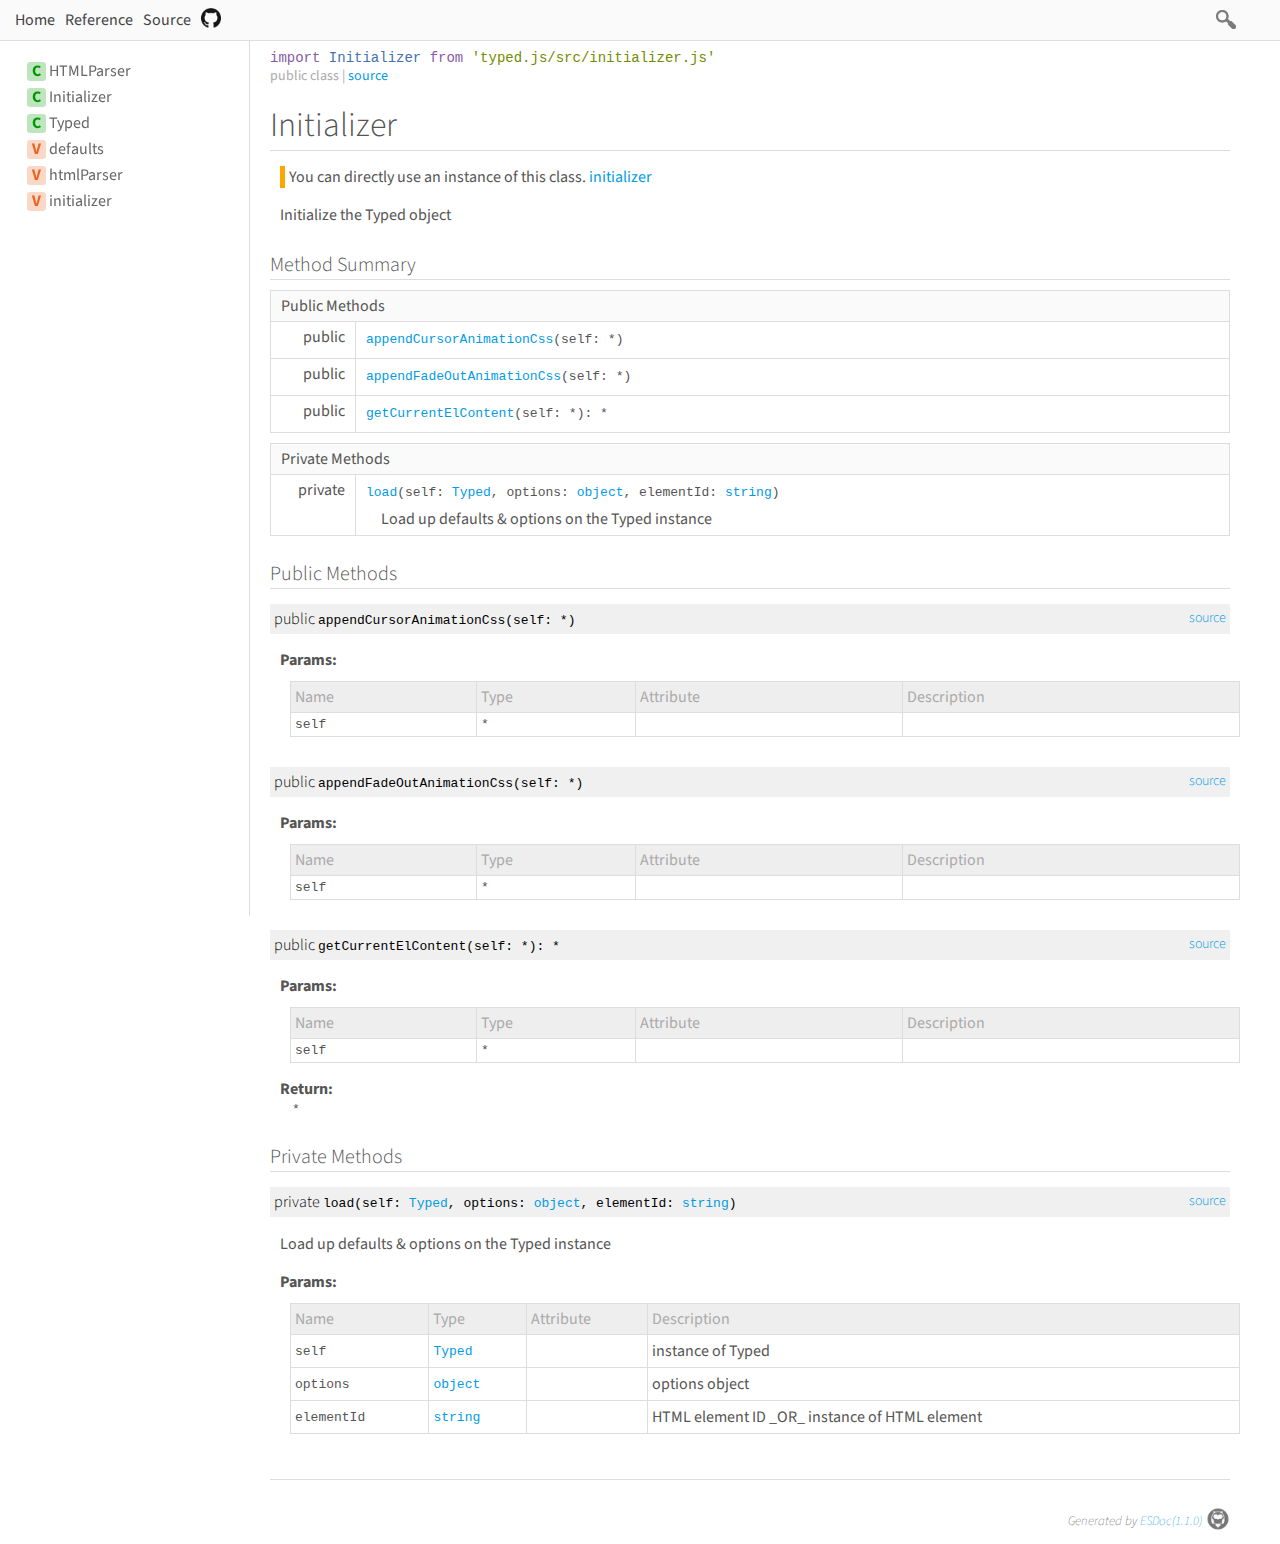
<file: Portfolio/assets/typed.js-main/docs/class/src/initializer.js~Initializer.html>
<!DOCTYPE html>
<html>
<head>
  <meta charset="utf-8">
  <base data-ice="baseUrl" href="../../">
  <title data-ice="title">Initializer | typed.js</title>
  <link type="text/css" rel="stylesheet" href="css/style.css">
  <link type="text/css" rel="stylesheet" href="css/prettify-tomorrow.css">
  <script src="script/prettify/prettify.js"></script>
  <script src="script/manual.js"></script>
<meta name="description" content="A JavaScript Typing Animation Library"><meta property="twitter:card" content="summary"><meta property="twitter:title" content="typed.js"><meta property="twitter:description" content="A JavaScript Typing Animation Library"></head>
<body class="layout-container" data-ice="rootContainer">

<header>
  <a href="./">Home</a>
  
  <a href="identifiers.html">Reference</a>
  <a href="source.html">Source</a>
  
  <div class="search-box">
  <span>
    <img src="./image/search.png">
    <span class="search-input-edge"></span><input class="search-input"><span class="search-input-edge"></span>
  </span>
    <ul class="search-result"></ul>
  </div>
<a style="position:relative; top:3px;" href="https://github.com/mattboldt/typed.js"><img width="20px" src="./image/github.png"></a></header>

<nav class="navigation" data-ice="nav"><div>
  <ul>
    
  <li data-ice="doc"><span data-ice="kind" class="kind-class">C</span><span data-ice="name"><span><a href="class/src/html-parser.js~HTMLParser.html">HTMLParser</a></span></span></li>
<li data-ice="doc"><span data-ice="kind" class="kind-class">C</span><span data-ice="name"><span><a href="class/src/initializer.js~Initializer.html">Initializer</a></span></span></li>
<li data-ice="doc"><span data-ice="kind" class="kind-class">C</span><span data-ice="name"><span><a href="class/src/typed.js~Typed.html">Typed</a></span></span></li>
<li data-ice="doc"><span data-ice="kind" class="kind-variable">V</span><span data-ice="name"><span><a href="variable/index.html#static-variable-defaults">defaults</a></span></span></li>
<li data-ice="doc"><span data-ice="kind" class="kind-variable">V</span><span data-ice="name"><span><a href="variable/index.html#static-variable-htmlParser">htmlParser</a></span></span></li>
<li data-ice="doc"><span data-ice="kind" class="kind-variable">V</span><span data-ice="name"><span><a href="variable/index.html#static-variable-initializer">initializer</a></span></span></li>
</ul>
</div>
</nav>

<div class="content" data-ice="content"><div class="header-notice">
  <div data-ice="importPath" class="import-path"><pre class="prettyprint"><code data-ice="importPathCode">import Initializer from &apos;<span><a href="file/src/initializer.js.html#lineNumber6">typed.js/src/initializer.js</a></span>&apos;</code></pre></div>
  <span data-ice="access">public</span>
  <span data-ice="kind">class</span>
  
  
  
  <span data-ice="source">| <span><a href="file/src/initializer.js.html#lineNumber6">source</a></span></span>
</div>

<div class="self-detail detail">
  <h1 data-ice="name">Initializer</h1>

  <div data-ice="instanceDocs" class="instance-docs">
    <span>You can directly use an instance of this class.</span>
    
  <span data-ice="instanceDoc"><span><a href="variable/index.html#static-variable-initializer">initializer</a></span></span>
</div>

  
  
  
  
  
  
  
  
  

  
  
  <div class="description" data-ice="description"><p>Initialize the Typed object</p>
</div>
  

  

  

  

  
</div>





<div data-ice="methodSummary"><h2>Method Summary</h2><table class="summary" data-ice="summary">
  <thead><tr><td data-ice="title" colspan="3">Public Methods</td></tr></thead>
  <tbody>
  
  <tr data-ice="target">
    <td>
      <span class="access" data-ice="access">public</span>
      
      
      
      <span class="override" data-ice="override"></span>
    </td>
    <td>
      <div>
        <p>
          
          
          
          <span class="code" data-ice="name"><span><a href="class/src/initializer.js~Initializer.html#instance-method-appendCursorAnimationCss">appendCursorAnimationCss</a></span></span><span class="code" data-ice="signature">(self: <span>*</span>)</span>
        </p>
      </div>
      <div>
        
        
        
      </div>
    </td>
    <td>
      
      
    </td>
  </tr>
<tr data-ice="target">
    <td>
      <span class="access" data-ice="access">public</span>
      
      
      
      <span class="override" data-ice="override"></span>
    </td>
    <td>
      <div>
        <p>
          
          
          
          <span class="code" data-ice="name"><span><a href="class/src/initializer.js~Initializer.html#instance-method-appendFadeOutAnimationCss">appendFadeOutAnimationCss</a></span></span><span class="code" data-ice="signature">(self: <span>*</span>)</span>
        </p>
      </div>
      <div>
        
        
        
      </div>
    </td>
    <td>
      
      
    </td>
  </tr>
<tr data-ice="target">
    <td>
      <span class="access" data-ice="access">public</span>
      
      
      
      <span class="override" data-ice="override"></span>
    </td>
    <td>
      <div>
        <p>
          
          
          
          <span class="code" data-ice="name"><span><a href="class/src/initializer.js~Initializer.html#instance-method-getCurrentElContent">getCurrentElContent</a></span></span><span class="code" data-ice="signature">(self: <span>*</span>): <span>*</span></span>
        </p>
      </div>
      <div>
        
        
        
      </div>
    </td>
    <td>
      
      
    </td>
  </tr>
</tbody>
</table>
<table class="summary" data-ice="summary">
  <thead><tr><td data-ice="title" colspan="3">Private Methods</td></tr></thead>
  <tbody>
  
  <tr data-ice="target">
    <td>
      <span class="access" data-ice="access">private</span>
      
      
      
      <span class="override" data-ice="override"></span>
    </td>
    <td>
      <div>
        <p>
          
          
          
          <span class="code" data-ice="name"><span><a href="class/src/initializer.js~Initializer.html#instance-method-load">load</a></span></span><span class="code" data-ice="signature">(self: <span><a href="class/src/typed.js~Typed.html">Typed</a></span>, options: <span><a href="https://developer.mozilla.org/en-US/docs/Web/JavaScript/Reference/Global_Objects/Object">object</a></span>, elementId: <span><a href="https://developer.mozilla.org/en-US/docs/Web/JavaScript/Reference/Global_Objects/String">string</a></span>)</span>
        </p>
      </div>
      <div>
        
        
        <div data-ice="description"><p>Load up defaults &amp; options on the Typed instance</p>
</div>
      </div>
    </td>
    <td>
      
      
    </td>
  </tr>
</tbody>
</table>
</div>







<div data-ice="methodDetails"><h2 data-ice="title">Public Methods</h2>

<div class="detail" data-ice="detail">
  <h3 data-ice="anchor" id="instance-method-appendCursorAnimationCss">
    <span class="access" data-ice="access">public</span>
    
    
    
    
    
    <span class="code" data-ice="name">appendCursorAnimationCss</span><span class="code" data-ice="signature">(self: <span>*</span>)</span>
    <span class="right-info">
      
      
      <span data-ice="source"><span><a href="file/src/initializer.js.html#lineNumber161">source</a></span></span>
    </span>
  </h3>

  
  
  
  

  

  <div data-ice="properties"><div data-ice="properties">
  <h4 data-ice="title">Params:</h4>
  <table class="params">
    <thead>
    <tr><td>Name</td><td>Type</td><td>Attribute</td><td>Description</td></tr>
    </thead>
    <tbody>
    
    <tr data-ice="property" data-depth="0">
      <td data-ice="name" class="code" data-depth="0">self</td>
      <td data-ice="type" class="code"><span>*</span></td>
      <td data-ice="appendix"></td>
      <td data-ice="description"></td>
    </tr>
</tbody>
  </table>
</div>
</div>

  

  

  

  

  

  

  

  
  
</div>
<div class="detail" data-ice="detail">
  <h3 data-ice="anchor" id="instance-method-appendFadeOutAnimationCss">
    <span class="access" data-ice="access">public</span>
    
    
    
    
    
    <span class="code" data-ice="name">appendFadeOutAnimationCss</span><span class="code" data-ice="signature">(self: <span>*</span>)</span>
    <span class="right-info">
      
      
      <span data-ice="source"><span><a href="file/src/initializer.js.html#lineNumber193">source</a></span></span>
    </span>
  </h3>

  
  
  
  

  

  <div data-ice="properties"><div data-ice="properties">
  <h4 data-ice="title">Params:</h4>
  <table class="params">
    <thead>
    <tr><td>Name</td><td>Type</td><td>Attribute</td><td>Description</td></tr>
    </thead>
    <tbody>
    
    <tr data-ice="property" data-depth="0">
      <td data-ice="name" class="code" data-depth="0">self</td>
      <td data-ice="type" class="code"><span>*</span></td>
      <td data-ice="appendix"></td>
      <td data-ice="description"></td>
    </tr>
</tbody>
  </table>
</div>
</div>

  

  

  

  

  

  

  

  
  
</div>
<div class="detail" data-ice="detail">
  <h3 data-ice="anchor" id="instance-method-getCurrentElContent">
    <span class="access" data-ice="access">public</span>
    
    
    
    
    
    <span class="code" data-ice="name">getCurrentElContent</span><span class="code" data-ice="signature">(self: <span>*</span>): <span>*</span></span>
    <span class="right-info">
      
      
      <span data-ice="source"><span><a href="file/src/initializer.js.html#lineNumber147">source</a></span></span>
    </span>
  </h3>

  
  
  
  

  

  <div data-ice="properties"><div data-ice="properties">
  <h4 data-ice="title">Params:</h4>
  <table class="params">
    <thead>
    <tr><td>Name</td><td>Type</td><td>Attribute</td><td>Description</td></tr>
    </thead>
    <tbody>
    
    <tr data-ice="property" data-depth="0">
      <td data-ice="name" class="code" data-depth="0">self</td>
      <td data-ice="type" class="code"><span>*</span></td>
      <td data-ice="appendix"></td>
      <td data-ice="description"></td>
    </tr>
</tbody>
  </table>
</div>
</div>

  <div class="return-params" data-ice="returnParams">
    <h4>Return:</h4>
    <table>
      <tbody>
        <tr>
          <td class="return-type code" data-ice="returnType"><span>*</span></td>
          
        </tr>
      </tbody>
    </table>
    <div data-ice="returnProperties">
</div>
  </div>

  

  

  

  

  

  

  
  
</div>
<h2 data-ice="title">Private Methods</h2>

<div class="detail" data-ice="detail">
  <h3 data-ice="anchor" id="instance-method-load">
    <span class="access" data-ice="access">private</span>
    
    
    
    
    
    <span class="code" data-ice="name">load</span><span class="code" data-ice="signature">(self: <span><a href="class/src/typed.js~Typed.html">Typed</a></span>, options: <span><a href="https://developer.mozilla.org/en-US/docs/Web/JavaScript/Reference/Global_Objects/Object">object</a></span>, elementId: <span><a href="https://developer.mozilla.org/en-US/docs/Web/JavaScript/Reference/Global_Objects/String">string</a></span>)</span>
    <span class="right-info">
      
      
      <span data-ice="source"><span><a href="file/src/initializer.js.html#lineNumber15">source</a></span></span>
    </span>
  </h3>

  
  
  
  <div data-ice="description"><p>Load up defaults &amp; options on the Typed instance</p>
</div>

  

  <div data-ice="properties"><div data-ice="properties">
  <h4 data-ice="title">Params:</h4>
  <table class="params">
    <thead>
    <tr><td>Name</td><td>Type</td><td>Attribute</td><td>Description</td></tr>
    </thead>
    <tbody>
    
    <tr data-ice="property" data-depth="0">
      <td data-ice="name" class="code" data-depth="0">self</td>
      <td data-ice="type" class="code"><span><a href="class/src/typed.js~Typed.html">Typed</a></span></td>
      <td data-ice="appendix"></td>
      <td data-ice="description"><p>instance of Typed</p>
</td>
    </tr>
<tr data-ice="property" data-depth="0">
      <td data-ice="name" class="code" data-depth="0">options</td>
      <td data-ice="type" class="code"><span><a href="https://developer.mozilla.org/en-US/docs/Web/JavaScript/Reference/Global_Objects/Object">object</a></span></td>
      <td data-ice="appendix"></td>
      <td data-ice="description"><p>options object</p>
</td>
    </tr>
<tr data-ice="property" data-depth="0">
      <td data-ice="name" class="code" data-depth="0">elementId</td>
      <td data-ice="type" class="code"><span><a href="https://developer.mozilla.org/en-US/docs/Web/JavaScript/Reference/Global_Objects/String">string</a></span></td>
      <td data-ice="appendix"></td>
      <td data-ice="description"><p>HTML element ID _OR_ instance of HTML element</p>
</td>
    </tr>
</tbody>
  </table>
</div>
</div>

  

  

  

  

  

  

  

  
  
</div>
</div>
</div>

<footer class="footer">
  Generated by <a href="https://esdoc.org">ESDoc<span data-ice="esdocVersion">(1.1.0)</span><img src="./image/esdoc-logo-mini-black.png"></a>
</footer>

<script src="script/search_index.js"></script>
<script src="script/search.js"></script>
<script src="script/pretty-print.js"></script>
<script src="script/inherited-summary.js"></script>
<script src="script/test-summary.js"></script>
<script src="script/inner-link.js"></script>
<script src="script/patch-for-local.js"></script>
</body>
</html>
</file>
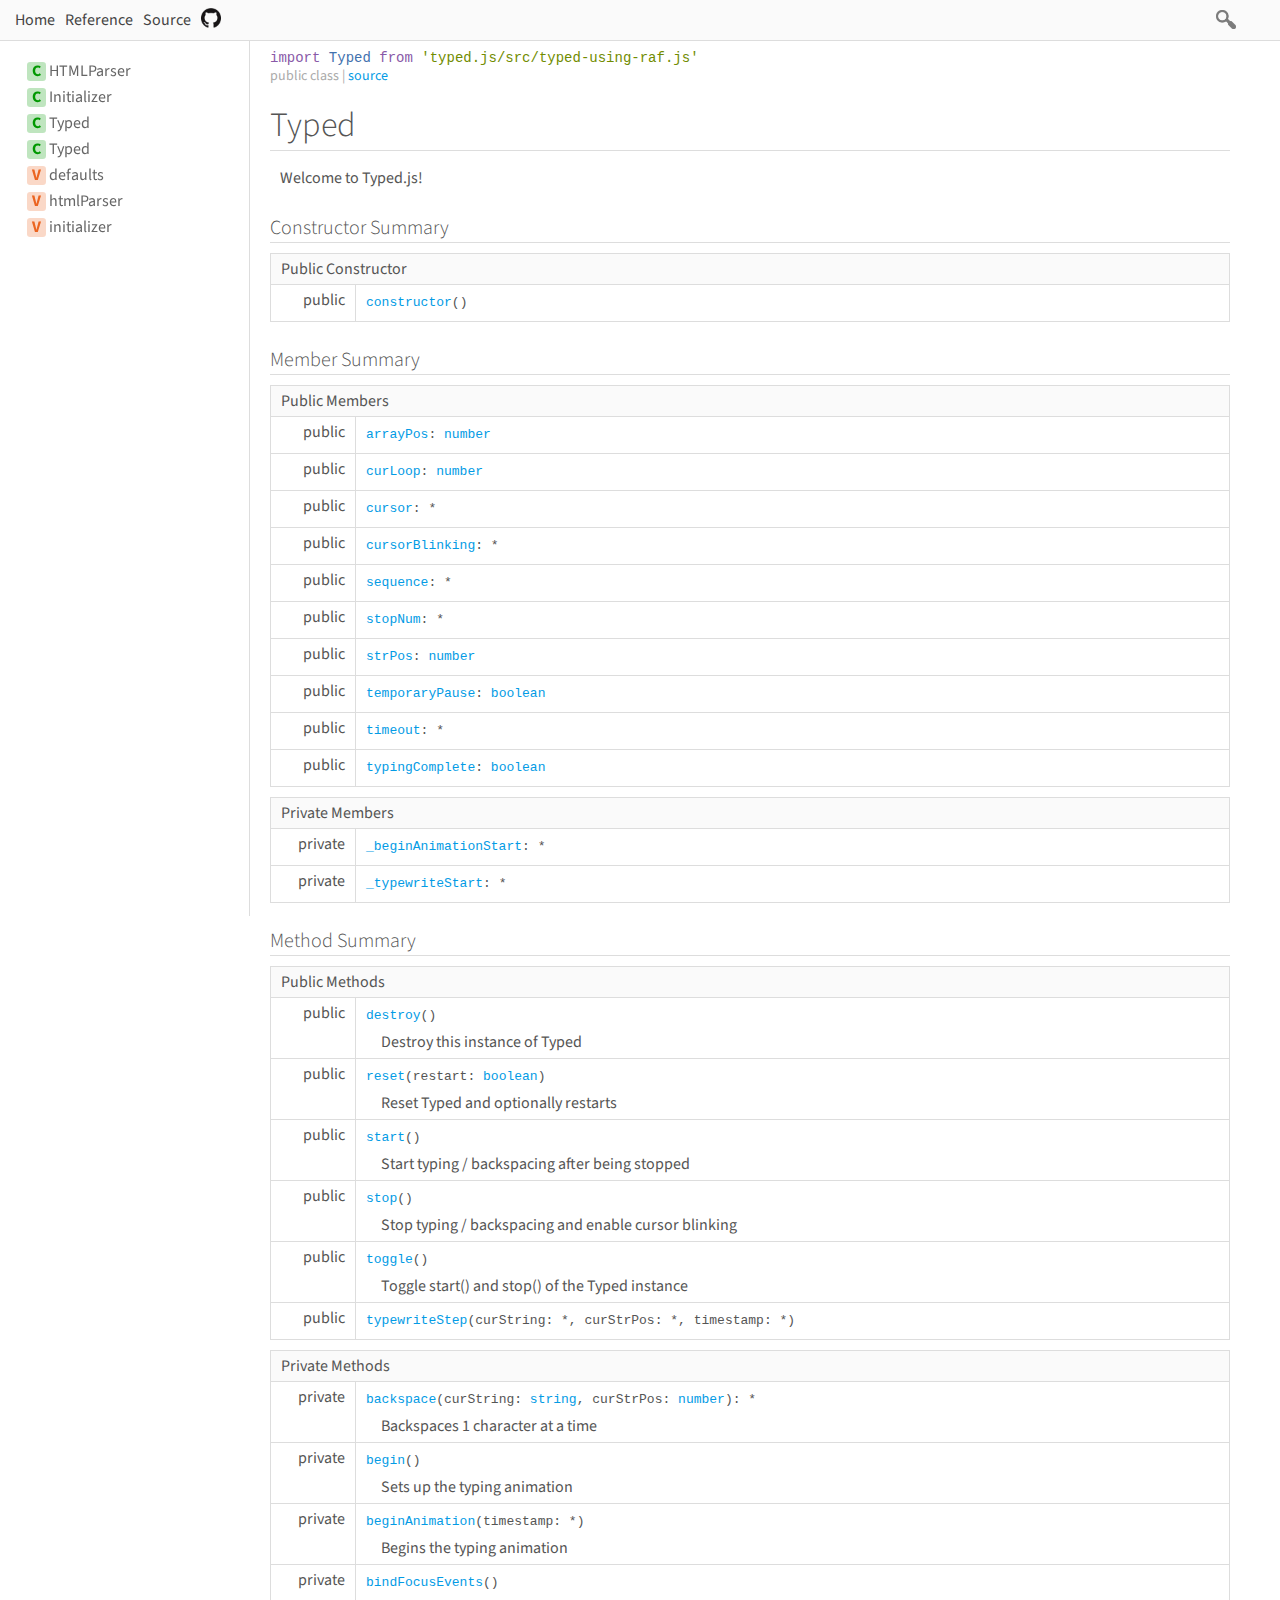
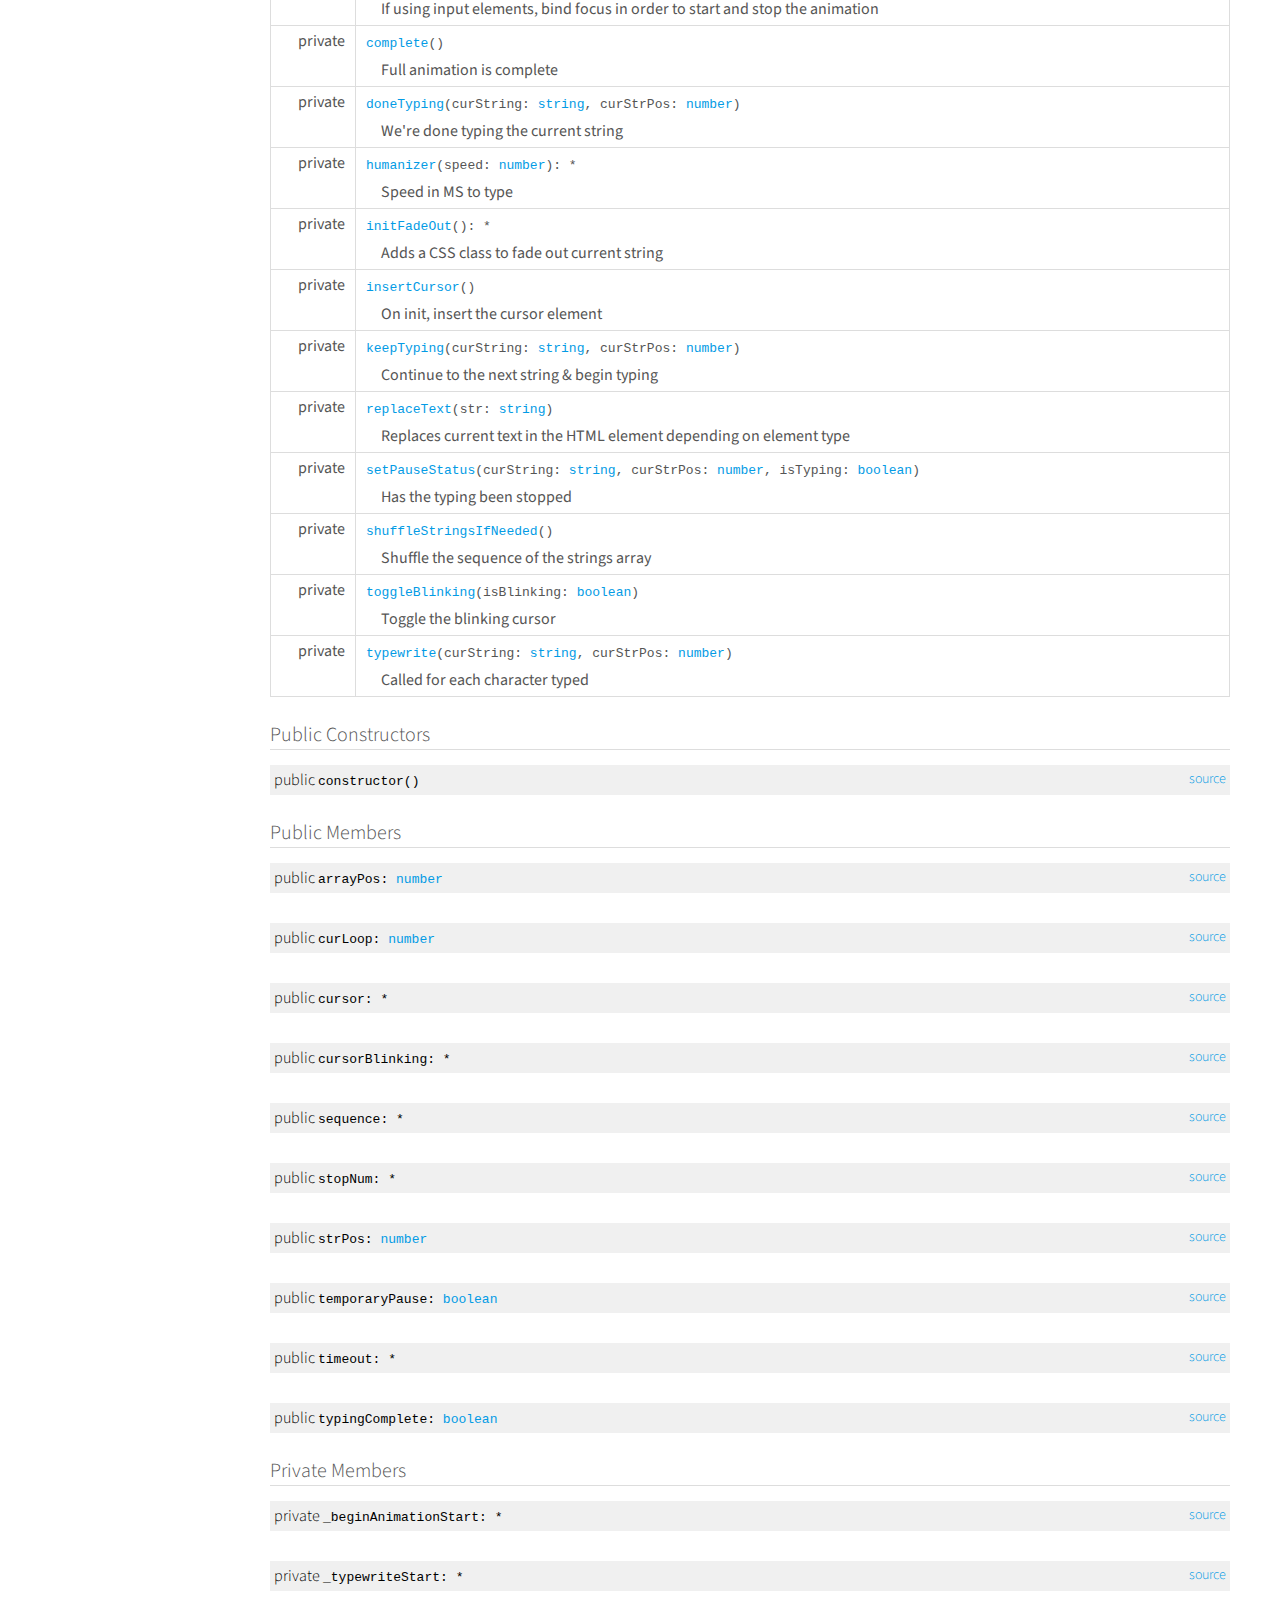
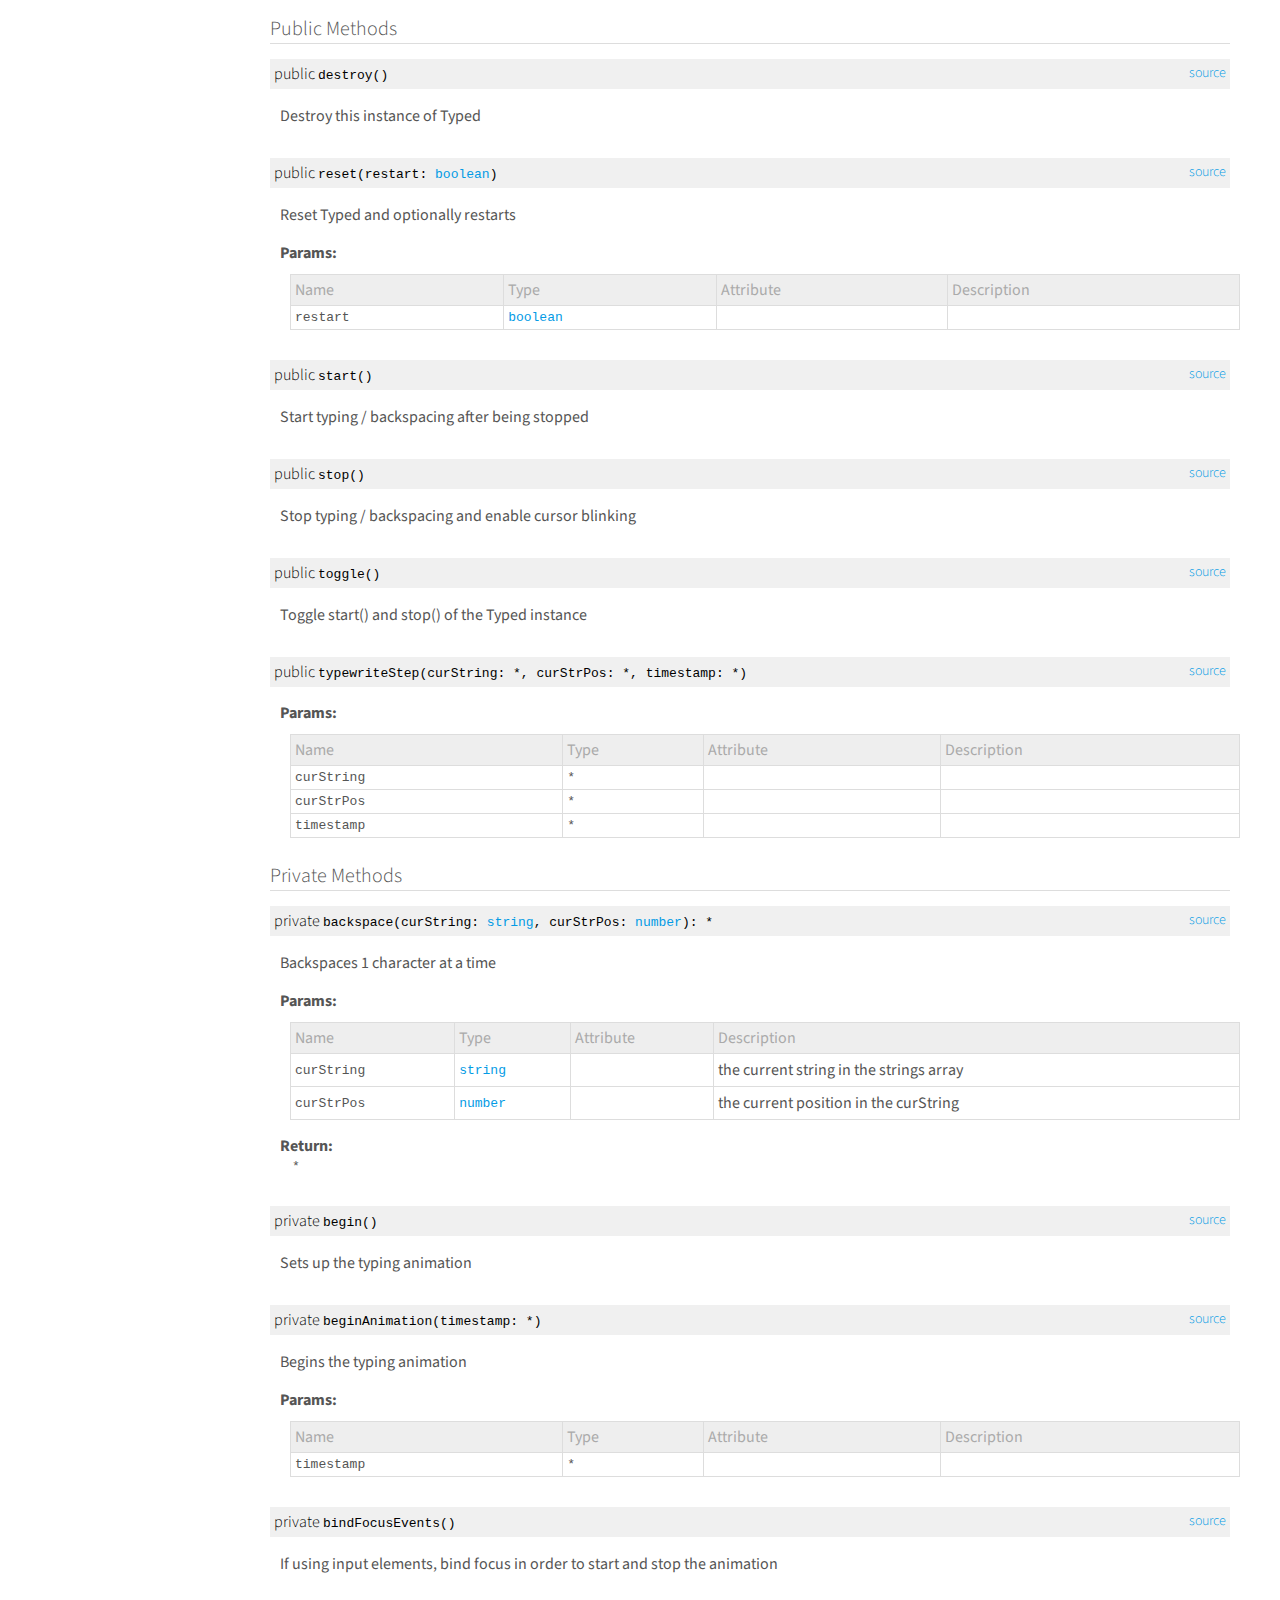
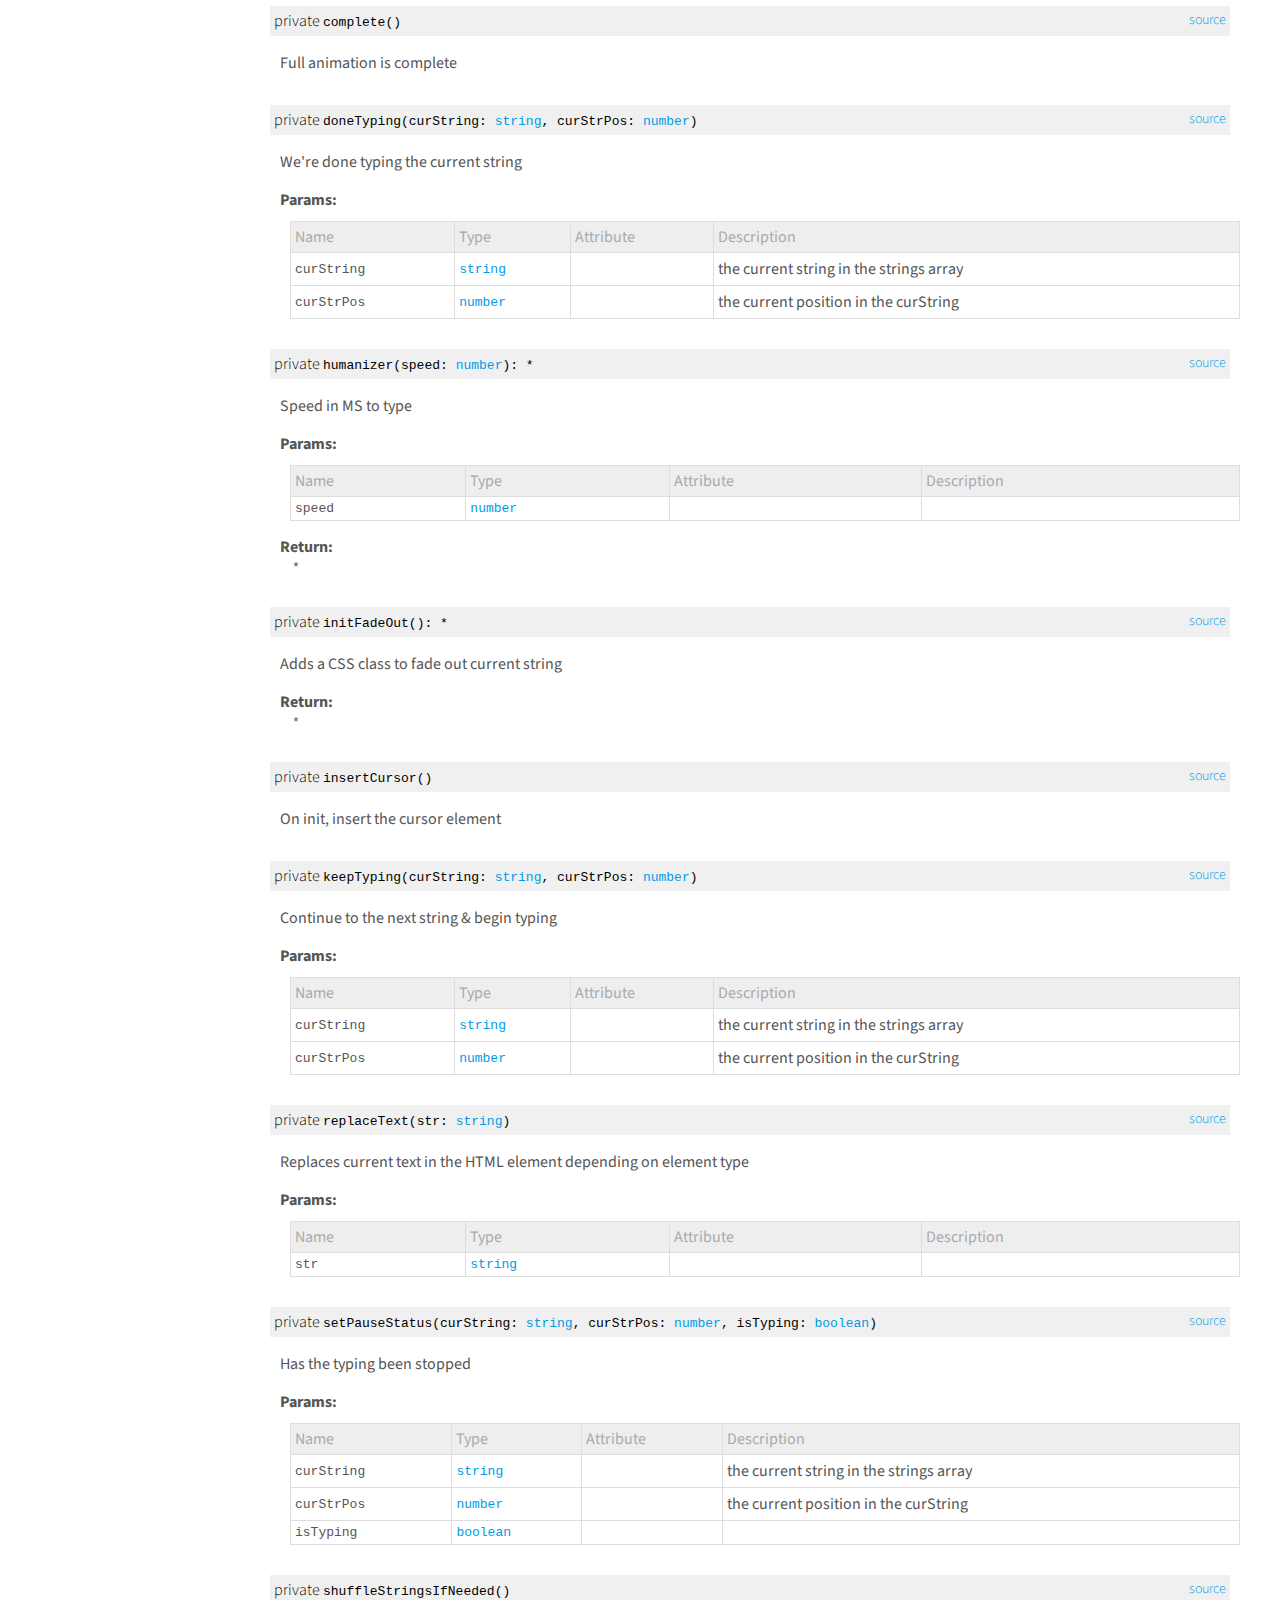
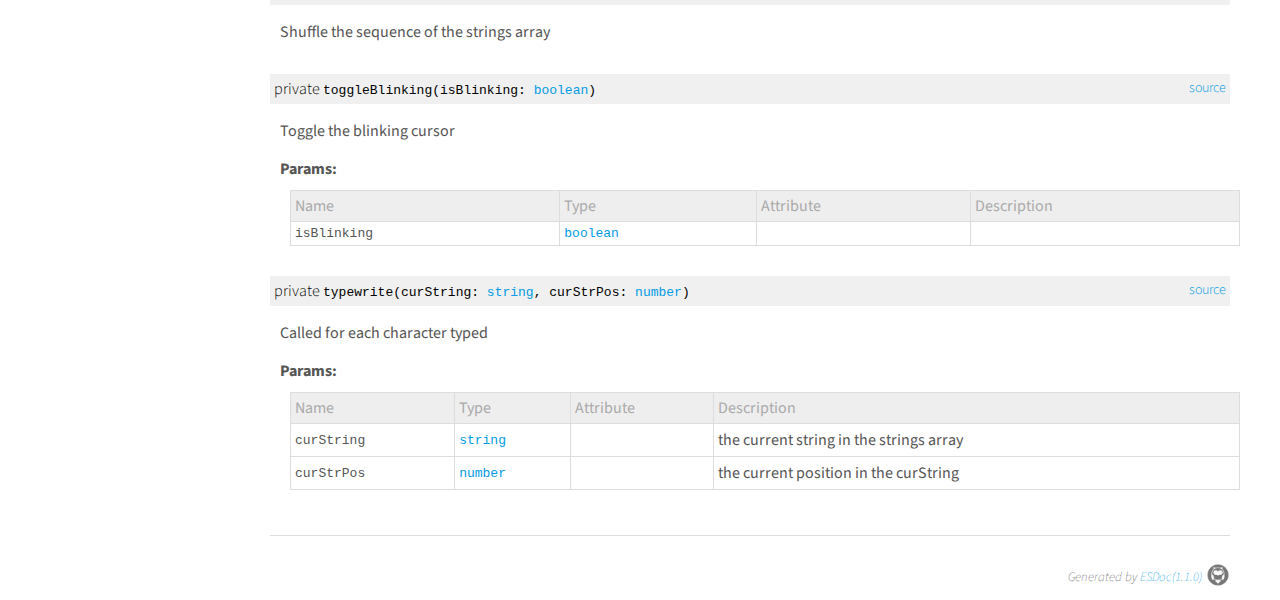
<file: Portfolio/assets/typed.js-main/docs/class/src/typed-using-raf.js~Typed.html>
<!DOCTYPE html>
<html>
<head>
  <meta charset="utf-8">
  <base data-ice="baseUrl" href="../../">
  <title data-ice="title">Typed | typed.js</title>
  <link type="text/css" rel="stylesheet" href="css/style.css">
  <link type="text/css" rel="stylesheet" href="css/prettify-tomorrow.css">
  <script src="script/prettify/prettify.js"></script>
  <script src="script/manual.js"></script>
<meta name="description" content="A JavaScript Typing Animation Library"><meta property="twitter:card" content="summary"><meta property="twitter:title" content="typed.js"><meta property="twitter:description" content="A JavaScript Typing Animation Library"></head>
<body class="layout-container" data-ice="rootContainer">

<header>
  <a href="./">Home</a>
  
  <a href="identifiers.html">Reference</a>
  <a href="source.html">Source</a>
  
  <div class="search-box">
  <span>
    <img src="./image/search.png">
    <span class="search-input-edge"></span><input class="search-input"><span class="search-input-edge"></span>
  </span>
    <ul class="search-result"></ul>
  </div>
<a style="position:relative; top:3px;" href="https://github.com/mattboldt/typed.js"><img width="20px" src="./image/github.png"></a></header>

<nav class="navigation" data-ice="nav"><div>
  <ul>
    
  <li data-ice="doc"><span data-ice="kind" class="kind-class">C</span><span data-ice="name"><span><a href="class/src/html-parser.js~HTMLParser.html">HTMLParser</a></span></span></li>
<li data-ice="doc"><span data-ice="kind" class="kind-class">C</span><span data-ice="name"><span><a href="class/src/initializer.js~Initializer.html">Initializer</a></span></span></li>
<li data-ice="doc"><span data-ice="kind" class="kind-class">C</span><span data-ice="name"><span><a href="class/src/typed-using-raf.js~Typed.html">Typed</a></span></span></li>
<li data-ice="doc"><span data-ice="kind" class="kind-class">C</span><span data-ice="name"><span><a href="class/src/typed.js~Typed.html">Typed</a></span></span></li>
<li data-ice="doc"><span data-ice="kind" class="kind-variable">V</span><span data-ice="name"><span><a href="variable/index.html#static-variable-defaults">defaults</a></span></span></li>
<li data-ice="doc"><span data-ice="kind" class="kind-variable">V</span><span data-ice="name"><span><a href="variable/index.html#static-variable-htmlParser">htmlParser</a></span></span></li>
<li data-ice="doc"><span data-ice="kind" class="kind-variable">V</span><span data-ice="name"><span><a href="variable/index.html#static-variable-initializer">initializer</a></span></span></li>
</ul>
</div>
</nav>

<div class="content" data-ice="content"><div class="header-notice">
  <div data-ice="importPath" class="import-path"><pre class="prettyprint"><code data-ice="importPathCode">import Typed from &apos;<span><a href="file/src/typed-using-raf.js.html#lineNumber11">typed.js/src/typed-using-raf.js</a></span>&apos;</code></pre></div>
  <span data-ice="access">public</span>
  <span data-ice="kind">class</span>
  
  
  
  <span data-ice="source">| <span><a href="file/src/typed-using-raf.js.html#lineNumber11">source</a></span></span>
</div>

<div class="self-detail detail">
  <h1 data-ice="name">Typed</h1>

  

  
  
  
  
  
  
  
  
  

  
  
  <div class="description" data-ice="description"><p>Welcome to Typed.js!</p>
</div>
  

  

  

  

  
</div>



<div data-ice="constructorSummary"><h2>Constructor Summary</h2><table class="summary" data-ice="summary">
  <thead><tr><td data-ice="title" colspan="3">Public Constructor</td></tr></thead>
  <tbody>
  
  <tr data-ice="target">
    <td>
      <span class="access" data-ice="access">public</span>
      
      
      
      <span class="override" data-ice="override"></span>
    </td>
    <td>
      <div>
        <p>
          
          
          
          <span class="code" data-ice="name"><span><a href="class/src/typed-using-raf.js~Typed.html#instance-constructor-constructor">constructor</a></span></span><span class="code" data-ice="signature">()</span>
        </p>
      </div>
      <div>
        
        
        
      </div>
    </td>
    <td>
      
      
    </td>
  </tr>
</tbody>
</table>
</div>
<div data-ice="memberSummary"><h2>Member Summary</h2><table class="summary" data-ice="summary">
  <thead><tr><td data-ice="title" colspan="3">Public Members</td></tr></thead>
  <tbody>
  
  <tr data-ice="target">
    <td>
      <span class="access" data-ice="access">public</span>
      
      
      
      <span class="override" data-ice="override"></span>
    </td>
    <td>
      <div>
        <p>
          
          
          
          <span class="code" data-ice="name"><span><a href="class/src/typed-using-raf.js~Typed.html#instance-member-arrayPos">arrayPos</a></span></span><span class="code" data-ice="signature">: <span><a href="https://developer.mozilla.org/en-US/docs/Web/JavaScript/Reference/Global_Objects/Number">number</a></span></span>
        </p>
      </div>
      <div>
        
        
        
      </div>
    </td>
    <td>
      
      
    </td>
  </tr>
<tr data-ice="target">
    <td>
      <span class="access" data-ice="access">public</span>
      
      
      
      <span class="override" data-ice="override"></span>
    </td>
    <td>
      <div>
        <p>
          
          
          
          <span class="code" data-ice="name"><span><a href="class/src/typed-using-raf.js~Typed.html#instance-member-curLoop">curLoop</a></span></span><span class="code" data-ice="signature">: <span><a href="https://developer.mozilla.org/en-US/docs/Web/JavaScript/Reference/Global_Objects/Number">number</a></span></span>
        </p>
      </div>
      <div>
        
        
        
      </div>
    </td>
    <td>
      
      
    </td>
  </tr>
<tr data-ice="target">
    <td>
      <span class="access" data-ice="access">public</span>
      
      
      
      <span class="override" data-ice="override"></span>
    </td>
    <td>
      <div>
        <p>
          
          
          
          <span class="code" data-ice="name"><span><a href="class/src/typed-using-raf.js~Typed.html#instance-member-cursor">cursor</a></span></span><span class="code" data-ice="signature">: <span>*</span></span>
        </p>
      </div>
      <div>
        
        
        
      </div>
    </td>
    <td>
      
      
    </td>
  </tr>
<tr data-ice="target">
    <td>
      <span class="access" data-ice="access">public</span>
      
      
      
      <span class="override" data-ice="override"></span>
    </td>
    <td>
      <div>
        <p>
          
          
          
          <span class="code" data-ice="name"><span><a href="class/src/typed-using-raf.js~Typed.html#instance-member-cursorBlinking">cursorBlinking</a></span></span><span class="code" data-ice="signature">: <span>*</span></span>
        </p>
      </div>
      <div>
        
        
        
      </div>
    </td>
    <td>
      
      
    </td>
  </tr>
<tr data-ice="target">
    <td>
      <span class="access" data-ice="access">public</span>
      
      
      
      <span class="override" data-ice="override"></span>
    </td>
    <td>
      <div>
        <p>
          
          
          
          <span class="code" data-ice="name"><span><a href="class/src/typed-using-raf.js~Typed.html#instance-member-sequence">sequence</a></span></span><span class="code" data-ice="signature">: <span>*</span></span>
        </p>
      </div>
      <div>
        
        
        
      </div>
    </td>
    <td>
      
      
    </td>
  </tr>
<tr data-ice="target">
    <td>
      <span class="access" data-ice="access">public</span>
      
      
      
      <span class="override" data-ice="override"></span>
    </td>
    <td>
      <div>
        <p>
          
          
          
          <span class="code" data-ice="name"><span><a href="class/src/typed-using-raf.js~Typed.html#instance-member-stopNum">stopNum</a></span></span><span class="code" data-ice="signature">: <span>*</span></span>
        </p>
      </div>
      <div>
        
        
        
      </div>
    </td>
    <td>
      
      
    </td>
  </tr>
<tr data-ice="target">
    <td>
      <span class="access" data-ice="access">public</span>
      
      
      
      <span class="override" data-ice="override"></span>
    </td>
    <td>
      <div>
        <p>
          
          
          
          <span class="code" data-ice="name"><span><a href="class/src/typed-using-raf.js~Typed.html#instance-member-strPos">strPos</a></span></span><span class="code" data-ice="signature">: <span><a href="https://developer.mozilla.org/en-US/docs/Web/JavaScript/Reference/Global_Objects/Number">number</a></span></span>
        </p>
      </div>
      <div>
        
        
        
      </div>
    </td>
    <td>
      
      
    </td>
  </tr>
<tr data-ice="target">
    <td>
      <span class="access" data-ice="access">public</span>
      
      
      
      <span class="override" data-ice="override"></span>
    </td>
    <td>
      <div>
        <p>
          
          
          
          <span class="code" data-ice="name"><span><a href="class/src/typed-using-raf.js~Typed.html#instance-member-temporaryPause">temporaryPause</a></span></span><span class="code" data-ice="signature">: <span><a href="https://developer.mozilla.org/en-US/docs/Web/JavaScript/Reference/Global_Objects/Boolean">boolean</a></span></span>
        </p>
      </div>
      <div>
        
        
        
      </div>
    </td>
    <td>
      
      
    </td>
  </tr>
<tr data-ice="target">
    <td>
      <span class="access" data-ice="access">public</span>
      
      
      
      <span class="override" data-ice="override"></span>
    </td>
    <td>
      <div>
        <p>
          
          
          
          <span class="code" data-ice="name"><span><a href="class/src/typed-using-raf.js~Typed.html#instance-member-timeout">timeout</a></span></span><span class="code" data-ice="signature">: <span>*</span></span>
        </p>
      </div>
      <div>
        
        
        
      </div>
    </td>
    <td>
      
      
    </td>
  </tr>
<tr data-ice="target">
    <td>
      <span class="access" data-ice="access">public</span>
      
      
      
      <span class="override" data-ice="override"></span>
    </td>
    <td>
      <div>
        <p>
          
          
          
          <span class="code" data-ice="name"><span><a href="class/src/typed-using-raf.js~Typed.html#instance-member-typingComplete">typingComplete</a></span></span><span class="code" data-ice="signature">: <span><a href="https://developer.mozilla.org/en-US/docs/Web/JavaScript/Reference/Global_Objects/Boolean">boolean</a></span></span>
        </p>
      </div>
      <div>
        
        
        
      </div>
    </td>
    <td>
      
      
    </td>
  </tr>
</tbody>
</table>
<table class="summary" data-ice="summary">
  <thead><tr><td data-ice="title" colspan="3">Private Members</td></tr></thead>
  <tbody>
  
  <tr data-ice="target">
    <td>
      <span class="access" data-ice="access">private</span>
      
      
      
      <span class="override" data-ice="override"></span>
    </td>
    <td>
      <div>
        <p>
          
          
          
          <span class="code" data-ice="name"><span><a href="class/src/typed-using-raf.js~Typed.html#instance-member-_beginAnimationStart">_beginAnimationStart</a></span></span><span class="code" data-ice="signature">: <span>*</span></span>
        </p>
      </div>
      <div>
        
        
        
      </div>
    </td>
    <td>
      
      
    </td>
  </tr>
<tr data-ice="target">
    <td>
      <span class="access" data-ice="access">private</span>
      
      
      
      <span class="override" data-ice="override"></span>
    </td>
    <td>
      <div>
        <p>
          
          
          
          <span class="code" data-ice="name"><span><a href="class/src/typed-using-raf.js~Typed.html#instance-member-_typewriteStart">_typewriteStart</a></span></span><span class="code" data-ice="signature">: <span>*</span></span>
        </p>
      </div>
      <div>
        
        
        
      </div>
    </td>
    <td>
      
      
    </td>
  </tr>
</tbody>
</table>
</div>
<div data-ice="methodSummary"><h2>Method Summary</h2><table class="summary" data-ice="summary">
  <thead><tr><td data-ice="title" colspan="3">Public Methods</td></tr></thead>
  <tbody>
  
  <tr data-ice="target">
    <td>
      <span class="access" data-ice="access">public</span>
      
      
      
      <span class="override" data-ice="override"></span>
    </td>
    <td>
      <div>
        <p>
          
          
          
          <span class="code" data-ice="name"><span><a href="class/src/typed-using-raf.js~Typed.html#instance-method-destroy">destroy</a></span></span><span class="code" data-ice="signature">()</span>
        </p>
      </div>
      <div>
        
        
        <div data-ice="description"><p>Destroy this instance of Typed</p>
</div>
      </div>
    </td>
    <td>
      
      
    </td>
  </tr>
<tr data-ice="target">
    <td>
      <span class="access" data-ice="access">public</span>
      
      
      
      <span class="override" data-ice="override"></span>
    </td>
    <td>
      <div>
        <p>
          
          
          
          <span class="code" data-ice="name"><span><a href="class/src/typed-using-raf.js~Typed.html#instance-method-reset">reset</a></span></span><span class="code" data-ice="signature">(restart: <span><a href="https://developer.mozilla.org/en-US/docs/Web/JavaScript/Reference/Global_Objects/Boolean">boolean</a></span>)</span>
        </p>
      </div>
      <div>
        
        
        <div data-ice="description"><p>Reset Typed and optionally restarts</p>
</div>
      </div>
    </td>
    <td>
      
      
    </td>
  </tr>
<tr data-ice="target">
    <td>
      <span class="access" data-ice="access">public</span>
      
      
      
      <span class="override" data-ice="override"></span>
    </td>
    <td>
      <div>
        <p>
          
          
          
          <span class="code" data-ice="name"><span><a href="class/src/typed-using-raf.js~Typed.html#instance-method-start">start</a></span></span><span class="code" data-ice="signature">()</span>
        </p>
      </div>
      <div>
        
        
        <div data-ice="description"><p>Start typing / backspacing after being stopped</p>
</div>
      </div>
    </td>
    <td>
      
      
    </td>
  </tr>
<tr data-ice="target">
    <td>
      <span class="access" data-ice="access">public</span>
      
      
      
      <span class="override" data-ice="override"></span>
    </td>
    <td>
      <div>
        <p>
          
          
          
          <span class="code" data-ice="name"><span><a href="class/src/typed-using-raf.js~Typed.html#instance-method-stop">stop</a></span></span><span class="code" data-ice="signature">()</span>
        </p>
      </div>
      <div>
        
        
        <div data-ice="description"><p>Stop typing / backspacing and enable cursor blinking</p>
</div>
      </div>
    </td>
    <td>
      
      
    </td>
  </tr>
<tr data-ice="target">
    <td>
      <span class="access" data-ice="access">public</span>
      
      
      
      <span class="override" data-ice="override"></span>
    </td>
    <td>
      <div>
        <p>
          
          
          
          <span class="code" data-ice="name"><span><a href="class/src/typed-using-raf.js~Typed.html#instance-method-toggle">toggle</a></span></span><span class="code" data-ice="signature">()</span>
        </p>
      </div>
      <div>
        
        
        <div data-ice="description"><p>Toggle start() and stop() of the Typed instance</p>
</div>
      </div>
    </td>
    <td>
      
      
    </td>
  </tr>
<tr data-ice="target">
    <td>
      <span class="access" data-ice="access">public</span>
      
      
      
      <span class="override" data-ice="override"></span>
    </td>
    <td>
      <div>
        <p>
          
          
          
          <span class="code" data-ice="name"><span><a href="class/src/typed-using-raf.js~Typed.html#instance-method-typewriteStep">typewriteStep</a></span></span><span class="code" data-ice="signature">(curString: <span>*</span>, curStrPos: <span>*</span>, timestamp: <span>*</span>)</span>
        </p>
      </div>
      <div>
        
        
        
      </div>
    </td>
    <td>
      
      
    </td>
  </tr>
</tbody>
</table>
<table class="summary" data-ice="summary">
  <thead><tr><td data-ice="title" colspan="3">Private Methods</td></tr></thead>
  <tbody>
  
  <tr data-ice="target">
    <td>
      <span class="access" data-ice="access">private</span>
      
      
      
      <span class="override" data-ice="override"></span>
    </td>
    <td>
      <div>
        <p>
          
          
          
          <span class="code" data-ice="name"><span><a href="class/src/typed-using-raf.js~Typed.html#instance-method-backspace">backspace</a></span></span><span class="code" data-ice="signature">(curString: <span><a href="https://developer.mozilla.org/en-US/docs/Web/JavaScript/Reference/Global_Objects/String">string</a></span>, curStrPos: <span><a href="https://developer.mozilla.org/en-US/docs/Web/JavaScript/Reference/Global_Objects/Number">number</a></span>): <span>*</span></span>
        </p>
      </div>
      <div>
        
        
        <div data-ice="description"><p>Backspaces 1 character at a time</p>
</div>
      </div>
    </td>
    <td>
      
      
    </td>
  </tr>
<tr data-ice="target">
    <td>
      <span class="access" data-ice="access">private</span>
      
      
      
      <span class="override" data-ice="override"></span>
    </td>
    <td>
      <div>
        <p>
          
          
          
          <span class="code" data-ice="name"><span><a href="class/src/typed-using-raf.js~Typed.html#instance-method-begin">begin</a></span></span><span class="code" data-ice="signature">()</span>
        </p>
      </div>
      <div>
        
        
        <div data-ice="description"><p>Sets up the typing animation</p>
</div>
      </div>
    </td>
    <td>
      
      
    </td>
  </tr>
<tr data-ice="target">
    <td>
      <span class="access" data-ice="access">private</span>
      
      
      
      <span class="override" data-ice="override"></span>
    </td>
    <td>
      <div>
        <p>
          
          
          
          <span class="code" data-ice="name"><span><a href="class/src/typed-using-raf.js~Typed.html#instance-method-beginAnimation">beginAnimation</a></span></span><span class="code" data-ice="signature">(timestamp: <span>*</span>)</span>
        </p>
      </div>
      <div>
        
        
        <div data-ice="description"><p>Begins the typing animation</p>
</div>
      </div>
    </td>
    <td>
      
      
    </td>
  </tr>
<tr data-ice="target">
    <td>
      <span class="access" data-ice="access">private</span>
      
      
      
      <span class="override" data-ice="override"></span>
    </td>
    <td>
      <div>
        <p>
          
          
          
          <span class="code" data-ice="name"><span><a href="class/src/typed-using-raf.js~Typed.html#instance-method-bindFocusEvents">bindFocusEvents</a></span></span><span class="code" data-ice="signature">()</span>
        </p>
      </div>
      <div>
        
        
        <div data-ice="description"><p>If using input elements, bind focus in order to
start and stop the animation</p>
</div>
      </div>
    </td>
    <td>
      
      
    </td>
  </tr>
<tr data-ice="target">
    <td>
      <span class="access" data-ice="access">private</span>
      
      
      
      <span class="override" data-ice="override"></span>
    </td>
    <td>
      <div>
        <p>
          
          
          
          <span class="code" data-ice="name"><span><a href="class/src/typed-using-raf.js~Typed.html#instance-method-complete">complete</a></span></span><span class="code" data-ice="signature">()</span>
        </p>
      </div>
      <div>
        
        
        <div data-ice="description"><p>Full animation is complete</p>
</div>
      </div>
    </td>
    <td>
      
      
    </td>
  </tr>
<tr data-ice="target">
    <td>
      <span class="access" data-ice="access">private</span>
      
      
      
      <span class="override" data-ice="override"></span>
    </td>
    <td>
      <div>
        <p>
          
          
          
          <span class="code" data-ice="name"><span><a href="class/src/typed-using-raf.js~Typed.html#instance-method-doneTyping">doneTyping</a></span></span><span class="code" data-ice="signature">(curString: <span><a href="https://developer.mozilla.org/en-US/docs/Web/JavaScript/Reference/Global_Objects/String">string</a></span>, curStrPos: <span><a href="https://developer.mozilla.org/en-US/docs/Web/JavaScript/Reference/Global_Objects/Number">number</a></span>)</span>
        </p>
      </div>
      <div>
        
        
        <div data-ice="description"><p>We&apos;re done typing the current string</p>
</div>
      </div>
    </td>
    <td>
      
      
    </td>
  </tr>
<tr data-ice="target">
    <td>
      <span class="access" data-ice="access">private</span>
      
      
      
      <span class="override" data-ice="override"></span>
    </td>
    <td>
      <div>
        <p>
          
          
          
          <span class="code" data-ice="name"><span><a href="class/src/typed-using-raf.js~Typed.html#instance-method-humanizer">humanizer</a></span></span><span class="code" data-ice="signature">(speed: <span><a href="https://developer.mozilla.org/en-US/docs/Web/JavaScript/Reference/Global_Objects/Number">number</a></span>): <span>*</span></span>
        </p>
      </div>
      <div>
        
        
        <div data-ice="description"><p>Speed in MS to type</p>
</div>
      </div>
    </td>
    <td>
      
      
    </td>
  </tr>
<tr data-ice="target">
    <td>
      <span class="access" data-ice="access">private</span>
      
      
      
      <span class="override" data-ice="override"></span>
    </td>
    <td>
      <div>
        <p>
          
          
          
          <span class="code" data-ice="name"><span><a href="class/src/typed-using-raf.js~Typed.html#instance-method-initFadeOut">initFadeOut</a></span></span><span class="code" data-ice="signature">(): <span>*</span></span>
        </p>
      </div>
      <div>
        
        
        <div data-ice="description"><p>Adds a CSS class to fade out current string</p>
</div>
      </div>
    </td>
    <td>
      
      
    </td>
  </tr>
<tr data-ice="target">
    <td>
      <span class="access" data-ice="access">private</span>
      
      
      
      <span class="override" data-ice="override"></span>
    </td>
    <td>
      <div>
        <p>
          
          
          
          <span class="code" data-ice="name"><span><a href="class/src/typed-using-raf.js~Typed.html#instance-method-insertCursor">insertCursor</a></span></span><span class="code" data-ice="signature">()</span>
        </p>
      </div>
      <div>
        
        
        <div data-ice="description"><p>On init, insert the cursor element</p>
</div>
      </div>
    </td>
    <td>
      
      
    </td>
  </tr>
<tr data-ice="target">
    <td>
      <span class="access" data-ice="access">private</span>
      
      
      
      <span class="override" data-ice="override"></span>
    </td>
    <td>
      <div>
        <p>
          
          
          
          <span class="code" data-ice="name"><span><a href="class/src/typed-using-raf.js~Typed.html#instance-method-keepTyping">keepTyping</a></span></span><span class="code" data-ice="signature">(curString: <span><a href="https://developer.mozilla.org/en-US/docs/Web/JavaScript/Reference/Global_Objects/String">string</a></span>, curStrPos: <span><a href="https://developer.mozilla.org/en-US/docs/Web/JavaScript/Reference/Global_Objects/Number">number</a></span>)</span>
        </p>
      </div>
      <div>
        
        
        <div data-ice="description"><p>Continue to the next string &amp; begin typing</p>
</div>
      </div>
    </td>
    <td>
      
      
    </td>
  </tr>
<tr data-ice="target">
    <td>
      <span class="access" data-ice="access">private</span>
      
      
      
      <span class="override" data-ice="override"></span>
    </td>
    <td>
      <div>
        <p>
          
          
          
          <span class="code" data-ice="name"><span><a href="class/src/typed-using-raf.js~Typed.html#instance-method-replaceText">replaceText</a></span></span><span class="code" data-ice="signature">(str: <span><a href="https://developer.mozilla.org/en-US/docs/Web/JavaScript/Reference/Global_Objects/String">string</a></span>)</span>
        </p>
      </div>
      <div>
        
        
        <div data-ice="description"><p>Replaces current text in the HTML element
depending on element type</p>
</div>
      </div>
    </td>
    <td>
      
      
    </td>
  </tr>
<tr data-ice="target">
    <td>
      <span class="access" data-ice="access">private</span>
      
      
      
      <span class="override" data-ice="override"></span>
    </td>
    <td>
      <div>
        <p>
          
          
          
          <span class="code" data-ice="name"><span><a href="class/src/typed-using-raf.js~Typed.html#instance-method-setPauseStatus">setPauseStatus</a></span></span><span class="code" data-ice="signature">(curString: <span><a href="https://developer.mozilla.org/en-US/docs/Web/JavaScript/Reference/Global_Objects/String">string</a></span>, curStrPos: <span><a href="https://developer.mozilla.org/en-US/docs/Web/JavaScript/Reference/Global_Objects/Number">number</a></span>, isTyping: <span><a href="https://developer.mozilla.org/en-US/docs/Web/JavaScript/Reference/Global_Objects/Boolean">boolean</a></span>)</span>
        </p>
      </div>
      <div>
        
        
        <div data-ice="description"><p>Has the typing been stopped</p>
</div>
      </div>
    </td>
    <td>
      
      
    </td>
  </tr>
<tr data-ice="target">
    <td>
      <span class="access" data-ice="access">private</span>
      
      
      
      <span class="override" data-ice="override"></span>
    </td>
    <td>
      <div>
        <p>
          
          
          
          <span class="code" data-ice="name"><span><a href="class/src/typed-using-raf.js~Typed.html#instance-method-shuffleStringsIfNeeded">shuffleStringsIfNeeded</a></span></span><span class="code" data-ice="signature">()</span>
        </p>
      </div>
      <div>
        
        
        <div data-ice="description"><p>Shuffle the sequence of the strings array</p>
</div>
      </div>
    </td>
    <td>
      
      
    </td>
  </tr>
<tr data-ice="target">
    <td>
      <span class="access" data-ice="access">private</span>
      
      
      
      <span class="override" data-ice="override"></span>
    </td>
    <td>
      <div>
        <p>
          
          
          
          <span class="code" data-ice="name"><span><a href="class/src/typed-using-raf.js~Typed.html#instance-method-toggleBlinking">toggleBlinking</a></span></span><span class="code" data-ice="signature">(isBlinking: <span><a href="https://developer.mozilla.org/en-US/docs/Web/JavaScript/Reference/Global_Objects/Boolean">boolean</a></span>)</span>
        </p>
      </div>
      <div>
        
        
        <div data-ice="description"><p>Toggle the blinking cursor</p>
</div>
      </div>
    </td>
    <td>
      
      
    </td>
  </tr>
<tr data-ice="target">
    <td>
      <span class="access" data-ice="access">private</span>
      
      
      
      <span class="override" data-ice="override"></span>
    </td>
    <td>
      <div>
        <p>
          
          
          
          <span class="code" data-ice="name"><span><a href="class/src/typed-using-raf.js~Typed.html#instance-method-typewrite">typewrite</a></span></span><span class="code" data-ice="signature">(curString: <span><a href="https://developer.mozilla.org/en-US/docs/Web/JavaScript/Reference/Global_Objects/String">string</a></span>, curStrPos: <span><a href="https://developer.mozilla.org/en-US/docs/Web/JavaScript/Reference/Global_Objects/Number">number</a></span>)</span>
        </p>
      </div>
      <div>
        
        
        <div data-ice="description"><p>Called for each character typed</p>
</div>
      </div>
    </td>
    <td>
      
      
    </td>
  </tr>
</tbody>
</table>
</div>





<div data-ice="constructorDetails"><h2 data-ice="title">Public Constructors</h2>

<div class="detail" data-ice="detail">
  <h3 data-ice="anchor" id="instance-constructor-constructor">
    <span class="access" data-ice="access">public</span>
    
    
    
    
    
    <span class="code" data-ice="name">constructor</span><span class="code" data-ice="signature">()</span>
    <span class="right-info">
      
      
      <span data-ice="source"><span><a href="file/src/typed-using-raf.js.html#lineNumber12">source</a></span></span>
    </span>
  </h3>

  
  
  
  

  

  <div data-ice="properties">
</div>

  

  

  

  

  

  

  

  
  
</div>
</div>
<div data-ice="memberDetails"><h2 data-ice="title">Public Members</h2>

<div class="detail" data-ice="detail">
  <h3 data-ice="anchor" id="instance-member-arrayPos">
    <span class="access" data-ice="access">public</span>
    
    
    
    
    
    <span class="code" data-ice="name">arrayPos</span><span class="code" data-ice="signature">: <span><a href="https://developer.mozilla.org/en-US/docs/Web/JavaScript/Reference/Global_Objects/Number">number</a></span></span>
    <span class="right-info">
      
      
      <span data-ice="source"><span><a href="file/src/typed-using-raf.js.html#lineNumber77">source</a></span></span>
    </span>
  </h3>

  
  
  
  

  

  <div data-ice="properties">
</div>

  

  

  

  

  

  

  

  
  
</div>
<div class="detail" data-ice="detail">
  <h3 data-ice="anchor" id="instance-member-curLoop">
    <span class="access" data-ice="access">public</span>
    
    
    
    
    
    <span class="code" data-ice="name">curLoop</span><span class="code" data-ice="signature">: <span><a href="https://developer.mozilla.org/en-US/docs/Web/JavaScript/Reference/Global_Objects/Number">number</a></span></span>
    <span class="right-info">
      
      
      <span data-ice="source"><span><a href="file/src/typed-using-raf.js.html#lineNumber78">source</a></span></span>
    </span>
  </h3>

  
  
  
  

  

  <div data-ice="properties">
</div>

  

  

  

  

  

  

  

  
  
</div>
<div class="detail" data-ice="detail">
  <h3 data-ice="anchor" id="instance-member-cursor">
    <span class="access" data-ice="access">public</span>
    
    
    
    
    
    <span class="code" data-ice="name">cursor</span><span class="code" data-ice="signature">: <span>*</span></span>
    <span class="right-info">
      
      
      <span data-ice="source"><span><a href="file/src/typed-using-raf.js.html#lineNumber74">source</a></span></span>
    </span>
  </h3>

  
  
  
  

  

  <div data-ice="properties">
</div>

  

  

  

  

  

  

  

  
  
</div>
<div class="detail" data-ice="detail">
  <h3 data-ice="anchor" id="instance-member-cursorBlinking">
    <span class="access" data-ice="access">public</span>
    
    
    
    
    
    <span class="code" data-ice="name">cursorBlinking</span><span class="code" data-ice="signature">: <span>*</span></span>
    <span class="right-info">
      
      
      <span data-ice="source"><span><a href="file/src/typed-using-raf.js.html#lineNumber368">source</a></span></span>
    </span>
  </h3>

  
  
  
  

  

  <div data-ice="properties">
</div>

  

  

  

  

  

  

  

  
  
</div>
<div class="detail" data-ice="detail">
  <h3 data-ice="anchor" id="instance-member-sequence">
    <span class="access" data-ice="access">public</span>
    
    
    
    
    
    <span class="code" data-ice="name">sequence</span><span class="code" data-ice="signature">: <span>*</span></span>
    <span class="right-info">
      
      
      <span data-ice="source"><span><a href="file/src/typed-using-raf.js.html#lineNumber391">source</a></span></span>
    </span>
  </h3>

  
  
  
  

  

  <div data-ice="properties">
</div>

  

  

  

  

  

  

  

  
  
</div>
<div class="detail" data-ice="detail">
  <h3 data-ice="anchor" id="instance-member-stopNum">
    <span class="access" data-ice="access">public</span>
    
    
    
    
    
    <span class="code" data-ice="name">stopNum</span><span class="code" data-ice="signature">: <span>*</span></span>
    <span class="right-info">
      
      
      <span data-ice="source"><span><a href="file/src/typed-using-raf.js.html#lineNumber301">source</a></span></span>
    </span>
  </h3>

  
  
  
  

  

  <div data-ice="properties">
</div>

  

  

  

  

  

  

  

  
  
</div>
<div class="detail" data-ice="detail">
  <h3 data-ice="anchor" id="instance-member-strPos">
    <span class="access" data-ice="access">public</span>
    
    
    
    
    
    <span class="code" data-ice="name">strPos</span><span class="code" data-ice="signature">: <span><a href="https://developer.mozilla.org/en-US/docs/Web/JavaScript/Reference/Global_Objects/Number">number</a></span></span>
    <span class="right-info">
      
      
      <span data-ice="source"><span><a href="file/src/typed-using-raf.js.html#lineNumber76">source</a></span></span>
    </span>
  </h3>

  
  
  
  

  

  <div data-ice="properties">
</div>

  

  

  

  

  

  

  

  
  
</div>
<div class="detail" data-ice="detail">
  <h3 data-ice="anchor" id="instance-member-temporaryPause">
    <span class="access" data-ice="access">public</span>
    
    
    
    
    
    <span class="code" data-ice="name">temporaryPause</span><span class="code" data-ice="signature">: <span><a href="https://developer.mozilla.org/en-US/docs/Web/JavaScript/Reference/Global_Objects/Boolean">boolean</a></span></span>
    <span class="right-info">
      
      
      <span data-ice="source"><span><a href="file/src/typed-using-raf.js.html#lineNumber179">source</a></span></span>
    </span>
  </h3>

  
  
  
  

  

  <div data-ice="properties">
</div>

  

  

  

  

  

  

  

  
  
</div>
<div class="detail" data-ice="detail">
  <h3 data-ice="anchor" id="instance-member-timeout">
    <span class="access" data-ice="access">public</span>
    
    
    
    
    
    <span class="code" data-ice="name">timeout</span><span class="code" data-ice="signature">: <span>*</span></span>
    <span class="right-info">
      
      
      <span data-ice="source"><span><a href="file/src/typed-using-raf.js.html#lineNumber208">source</a></span></span>
    </span>
  </h3>

  
  
  
  

  

  <div data-ice="properties">
</div>

  

  

  

  

  

  

  

  
  
</div>
<div class="detail" data-ice="detail">
  <h3 data-ice="anchor" id="instance-member-typingComplete">
    <span class="access" data-ice="access">public</span>
    
    
    
    
    
    <span class="code" data-ice="name">typingComplete</span><span class="code" data-ice="signature">: <span><a href="https://developer.mozilla.org/en-US/docs/Web/JavaScript/Reference/Global_Objects/Boolean">boolean</a></span></span>
    <span class="right-info">
      
      
      <span data-ice="source"><span><a href="file/src/typed-using-raf.js.html#lineNumber92">source</a></span></span>
    </span>
  </h3>

  
  
  
  

  

  <div data-ice="properties">
</div>

  

  

  

  

  

  

  

  
  
</div>
<h2 data-ice="title">Private Members</h2>

<div class="detail" data-ice="detail">
  <h3 data-ice="anchor" id="instance-member-_beginAnimationStart">
    <span class="access" data-ice="access">private</span>
    
    
    
    
    
    <span class="code" data-ice="name">_beginAnimationStart</span><span class="code" data-ice="signature">: <span>*</span></span>
    <span class="right-info">
      
      
      <span data-ice="source"><span><a href="file/src/typed-using-raf.js.html#lineNumber105">source</a></span></span>
    </span>
  </h3>

  
  
  
  

  

  <div data-ice="properties">
</div>

  

  

  

  

  

  

  

  
  
</div>
<div class="detail" data-ice="detail">
  <h3 data-ice="anchor" id="instance-member-_typewriteStart">
    <span class="access" data-ice="access">private</span>
    
    
    
    
    
    <span class="code" data-ice="name">_typewriteStart</span><span class="code" data-ice="signature">: <span>*</span></span>
    <span class="right-info">
      
      
      <span data-ice="source"><span><a href="file/src/typed-using-raf.js.html#lineNumber152">source</a></span></span>
    </span>
  </h3>

  
  
  
  

  

  <div data-ice="properties">
</div>

  

  

  

  

  

  

  

  
  
</div>
</div>
<div data-ice="methodDetails"><h2 data-ice="title">Public Methods</h2>

<div class="detail" data-ice="detail">
  <h3 data-ice="anchor" id="instance-method-destroy">
    <span class="access" data-ice="access">public</span>
    
    
    
    
    
    <span class="code" data-ice="name">destroy</span><span class="code" data-ice="signature">()</span>
    <span class="right-info">
      
      
      <span data-ice="source"><span><a href="file/src/typed-using-raf.js.html#lineNumber59">source</a></span></span>
    </span>
  </h3>

  
  
  
  <div data-ice="description"><p>Destroy this instance of Typed</p>
</div>

  

  <div data-ice="properties">
</div>

  

  

  

  

  

  

  

  
  
</div>
<div class="detail" data-ice="detail">
  <h3 data-ice="anchor" id="instance-method-reset">
    <span class="access" data-ice="access">public</span>
    
    
    
    
    
    <span class="code" data-ice="name">reset</span><span class="code" data-ice="signature">(restart: <span><a href="https://developer.mozilla.org/en-US/docs/Web/JavaScript/Reference/Global_Objects/Boolean">boolean</a></span>)</span>
    <span class="right-info">
      
      
      <span data-ice="source"><span><a href="file/src/typed-using-raf.js.html#lineNumber69">source</a></span></span>
    </span>
  </h3>

  
  
  
  <div data-ice="description"><p>Reset Typed and optionally restarts</p>
</div>

  

  <div data-ice="properties"><div data-ice="properties">
  <h4 data-ice="title">Params:</h4>
  <table class="params">
    <thead>
    <tr><td>Name</td><td>Type</td><td>Attribute</td><td>Description</td></tr>
    </thead>
    <tbody>
    
    <tr data-ice="property" data-depth="0">
      <td data-ice="name" class="code" data-depth="0">restart</td>
      <td data-ice="type" class="code"><span><a href="https://developer.mozilla.org/en-US/docs/Web/JavaScript/Reference/Global_Objects/Boolean">boolean</a></span></td>
      <td data-ice="appendix"></td>
      <td data-ice="description"></td>
    </tr>
</tbody>
  </table>
</div>
</div>

  

  

  

  

  

  

  

  
  
</div>
<div class="detail" data-ice="detail">
  <h3 data-ice="anchor" id="instance-method-start">
    <span class="access" data-ice="access">public</span>
    
    
    
    
    
    <span class="code" data-ice="name">start</span><span class="code" data-ice="signature">()</span>
    <span class="right-info">
      
      
      <span data-ice="source"><span><a href="file/src/typed-using-raf.js.html#lineNumber43">source</a></span></span>
    </span>
  </h3>

  
  
  
  <div data-ice="description"><p>Start typing / backspacing after being stopped</p>
</div>

  

  <div data-ice="properties">
</div>

  

  

  

  

  

  

  

  
  
</div>
<div class="detail" data-ice="detail">
  <h3 data-ice="anchor" id="instance-method-stop">
    <span class="access" data-ice="access">public</span>
    
    
    
    
    
    <span class="code" data-ice="name">stop</span><span class="code" data-ice="signature">()</span>
    <span class="right-info">
      
      
      <span data-ice="source"><span><a href="file/src/typed-using-raf.js.html#lineNumber31">source</a></span></span>
    </span>
  </h3>

  
  
  
  <div data-ice="description"><p>Stop typing / backspacing and enable cursor blinking</p>
</div>

  

  <div data-ice="properties">
</div>

  

  

  

  

  

  

  

  
  
</div>
<div class="detail" data-ice="detail">
  <h3 data-ice="anchor" id="instance-method-toggle">
    <span class="access" data-ice="access">public</span>
    
    
    
    
    
    <span class="code" data-ice="name">toggle</span><span class="code" data-ice="signature">()</span>
    <span class="right-info">
      
      
      <span data-ice="source"><span><a href="file/src/typed-using-raf.js.html#lineNumber23">source</a></span></span>
    </span>
  </h3>

  
  
  
  <div data-ice="description"><p>Toggle start() and stop() of the Typed instance</p>
</div>

  

  <div data-ice="properties">
</div>

  

  

  

  

  

  

  

  
  
</div>
<div class="detail" data-ice="detail">
  <h3 data-ice="anchor" id="instance-method-typewriteStep">
    <span class="access" data-ice="access">public</span>
    
    
    
    
    
    <span class="code" data-ice="name">typewriteStep</span><span class="code" data-ice="signature">(curString: <span>*</span>, curStrPos: <span>*</span>, timestamp: <span>*</span>)</span>
    <span class="right-info">
      
      
      <span data-ice="source"><span><a href="file/src/typed-using-raf.js.html#lineNumber147">source</a></span></span>
    </span>
  </h3>

  
  
  
  

  

  <div data-ice="properties"><div data-ice="properties">
  <h4 data-ice="title">Params:</h4>
  <table class="params">
    <thead>
    <tr><td>Name</td><td>Type</td><td>Attribute</td><td>Description</td></tr>
    </thead>
    <tbody>
    
    <tr data-ice="property" data-depth="0">
      <td data-ice="name" class="code" data-depth="0">curString</td>
      <td data-ice="type" class="code"><span>*</span></td>
      <td data-ice="appendix"></td>
      <td data-ice="description"></td>
    </tr>
<tr data-ice="property" data-depth="0">
      <td data-ice="name" class="code" data-depth="0">curStrPos</td>
      <td data-ice="type" class="code"><span>*</span></td>
      <td data-ice="appendix"></td>
      <td data-ice="description"></td>
    </tr>
<tr data-ice="property" data-depth="0">
      <td data-ice="name" class="code" data-depth="0">timestamp</td>
      <td data-ice="type" class="code"><span>*</span></td>
      <td data-ice="appendix"></td>
      <td data-ice="description"></td>
    </tr>
</tbody>
  </table>
</div>
</div>

  

  

  

  

  

  

  

  
  
</div>
<h2 data-ice="title">Private Methods</h2>

<div class="detail" data-ice="detail">
  <h3 data-ice="anchor" id="instance-method-backspace">
    <span class="access" data-ice="access">private</span>
    
    
    
    
    
    <span class="code" data-ice="name">backspace</span><span class="code" data-ice="signature">(curString: <span><a href="https://developer.mozilla.org/en-US/docs/Web/JavaScript/Reference/Global_Objects/String">string</a></span>, curStrPos: <span><a href="https://developer.mozilla.org/en-US/docs/Web/JavaScript/Reference/Global_Objects/Number">number</a></span>): <span>*</span></span>
    <span class="right-info">
      
      
      <span data-ice="source"><span><a href="file/src/typed-using-raf.js.html#lineNumber277">source</a></span></span>
    </span>
  </h3>

  
  
  
  <div data-ice="description"><p>Backspaces 1 character at a time</p>
</div>

  

  <div data-ice="properties"><div data-ice="properties">
  <h4 data-ice="title">Params:</h4>
  <table class="params">
    <thead>
    <tr><td>Name</td><td>Type</td><td>Attribute</td><td>Description</td></tr>
    </thead>
    <tbody>
    
    <tr data-ice="property" data-depth="0">
      <td data-ice="name" class="code" data-depth="0">curString</td>
      <td data-ice="type" class="code"><span><a href="https://developer.mozilla.org/en-US/docs/Web/JavaScript/Reference/Global_Objects/String">string</a></span></td>
      <td data-ice="appendix"></td>
      <td data-ice="description"><p>the current string in the strings array</p>
</td>
    </tr>
<tr data-ice="property" data-depth="0">
      <td data-ice="name" class="code" data-depth="0">curStrPos</td>
      <td data-ice="type" class="code"><span><a href="https://developer.mozilla.org/en-US/docs/Web/JavaScript/Reference/Global_Objects/Number">number</a></span></td>
      <td data-ice="appendix"></td>
      <td data-ice="description"><p>the current position in the curString</p>
</td>
    </tr>
</tbody>
  </table>
</div>
</div>

  <div class="return-params" data-ice="returnParams">
    <h4>Return:</h4>
    <table>
      <tbody>
        <tr>
          <td class="return-type code" data-ice="returnType"><span>*</span></td>
          
        </tr>
      </tbody>
    </table>
    <div data-ice="returnProperties">
</div>
  </div>

  

  

  

  

  

  

  
  
</div>
<div class="detail" data-ice="detail">
  <h3 data-ice="anchor" id="instance-method-begin">
    <span class="access" data-ice="access">private</span>
    
    
    
    
    
    <span class="code" data-ice="name">begin</span><span class="code" data-ice="signature">()</span>
    <span class="right-info">
      
      
      <span data-ice="source"><span><a href="file/src/typed-using-raf.js.html#lineNumber90">source</a></span></span>
    </span>
  </h3>

  
  
  
  <div data-ice="description"><p>Sets up the typing animation</p>
</div>

  

  <div data-ice="properties">
</div>

  

  

  

  

  

  

  

  
  
</div>
<div class="detail" data-ice="detail">
  <h3 data-ice="anchor" id="instance-method-beginAnimation">
    <span class="access" data-ice="access">private</span>
    
    
    
    
    
    <span class="code" data-ice="name">beginAnimation</span><span class="code" data-ice="signature">(timestamp: <span>*</span>)</span>
    <span class="right-info">
      
      
      <span data-ice="source"><span><a href="file/src/typed-using-raf.js.html#lineNumber103">source</a></span></span>
    </span>
  </h3>

  
  
  
  <div data-ice="description"><p>Begins the typing animation</p>
</div>

  

  <div data-ice="properties"><div data-ice="properties">
  <h4 data-ice="title">Params:</h4>
  <table class="params">
    <thead>
    <tr><td>Name</td><td>Type</td><td>Attribute</td><td>Description</td></tr>
    </thead>
    <tbody>
    
    <tr data-ice="property" data-depth="0">
      <td data-ice="name" class="code" data-depth="0">timestamp</td>
      <td data-ice="type" class="code"><span>*</span></td>
      <td data-ice="appendix"></td>
      <td data-ice="description"></td>
    </tr>
</tbody>
  </table>
</div>
</div>

  

  

  

  

  

  

  

  
  
</div>
<div class="detail" data-ice="detail">
  <h3 data-ice="anchor" id="instance-method-bindFocusEvents">
    <span class="access" data-ice="access">private</span>
    
    
    
    
    
    <span class="code" data-ice="name">bindFocusEvents</span><span class="code" data-ice="signature">()</span>
    <span class="right-info">
      
      
      <span data-ice="source"><span><a href="file/src/typed-using-raf.js.html#lineNumber440">source</a></span></span>
    </span>
  </h3>

  
  
  
  <div data-ice="description"><p>If using input elements, bind focus in order to
start and stop the animation</p>
</div>

  

  <div data-ice="properties">
</div>

  

  

  

  

  

  

  

  
  
</div>
<div class="detail" data-ice="detail">
  <h3 data-ice="anchor" id="instance-method-complete">
    <span class="access" data-ice="access">private</span>
    
    
    
    
    
    <span class="code" data-ice="name">complete</span><span class="code" data-ice="signature">()</span>
    <span class="right-info">
      
      
      <span data-ice="source"><span><a href="file/src/typed-using-raf.js.html#lineNumber336">source</a></span></span>
    </span>
  </h3>

  
  
  
  <div data-ice="description"><p>Full animation is complete</p>
</div>

  

  <div data-ice="properties">
</div>

  

  

  

  

  

  

  

  
  
</div>
<div class="detail" data-ice="detail">
  <h3 data-ice="anchor" id="instance-method-doneTyping">
    <span class="access" data-ice="access">private</span>
    
    
    
    
    
    <span class="code" data-ice="name">doneTyping</span><span class="code" data-ice="signature">(curString: <span><a href="https://developer.mozilla.org/en-US/docs/Web/JavaScript/Reference/Global_Objects/String">string</a></span>, curStrPos: <span><a href="https://developer.mozilla.org/en-US/docs/Web/JavaScript/Reference/Global_Objects/Number">number</a></span>)</span>
    <span class="right-info">
      
      
      <span data-ice="source"><span><a href="file/src/typed-using-raf.js.html#lineNumber253">source</a></span></span>
    </span>
  </h3>

  
  
  
  <div data-ice="description"><p>We&apos;re done typing the current string</p>
</div>

  

  <div data-ice="properties"><div data-ice="properties">
  <h4 data-ice="title">Params:</h4>
  <table class="params">
    <thead>
    <tr><td>Name</td><td>Type</td><td>Attribute</td><td>Description</td></tr>
    </thead>
    <tbody>
    
    <tr data-ice="property" data-depth="0">
      <td data-ice="name" class="code" data-depth="0">curString</td>
      <td data-ice="type" class="code"><span><a href="https://developer.mozilla.org/en-US/docs/Web/JavaScript/Reference/Global_Objects/String">string</a></span></td>
      <td data-ice="appendix"></td>
      <td data-ice="description"><p>the current string in the strings array</p>
</td>
    </tr>
<tr data-ice="property" data-depth="0">
      <td data-ice="name" class="code" data-depth="0">curStrPos</td>
      <td data-ice="type" class="code"><span><a href="https://developer.mozilla.org/en-US/docs/Web/JavaScript/Reference/Global_Objects/Number">number</a></span></td>
      <td data-ice="appendix"></td>
      <td data-ice="description"><p>the current position in the curString</p>
</td>
    </tr>
</tbody>
  </table>
</div>
</div>

  

  

  

  

  

  

  

  
  
</div>
<div class="detail" data-ice="detail">
  <h3 data-ice="anchor" id="instance-method-humanizer">
    <span class="access" data-ice="access">private</span>
    
    
    
    
    
    <span class="code" data-ice="name">humanizer</span><span class="code" data-ice="signature">(speed: <span><a href="https://developer.mozilla.org/en-US/docs/Web/JavaScript/Reference/Global_Objects/Number">number</a></span>): <span>*</span></span>
    <span class="right-info">
      
      
      <span data-ice="source"><span><a href="file/src/typed-using-raf.js.html#lineNumber381">source</a></span></span>
    </span>
  </h3>

  
  
  
  <div data-ice="description"><p>Speed in MS to type</p>
</div>

  

  <div data-ice="properties"><div data-ice="properties">
  <h4 data-ice="title">Params:</h4>
  <table class="params">
    <thead>
    <tr><td>Name</td><td>Type</td><td>Attribute</td><td>Description</td></tr>
    </thead>
    <tbody>
    
    <tr data-ice="property" data-depth="0">
      <td data-ice="name" class="code" data-depth="0">speed</td>
      <td data-ice="type" class="code"><span><a href="https://developer.mozilla.org/en-US/docs/Web/JavaScript/Reference/Global_Objects/Number">number</a></span></td>
      <td data-ice="appendix"></td>
      <td data-ice="description"></td>
    </tr>
</tbody>
  </table>
</div>
</div>

  <div class="return-params" data-ice="returnParams">
    <h4>Return:</h4>
    <table>
      <tbody>
        <tr>
          <td class="return-type code" data-ice="returnType"><span>*</span></td>
          
        </tr>
      </tbody>
    </table>
    <div data-ice="returnProperties">
</div>
  </div>

  

  

  

  

  

  

  
  
</div>
<div class="detail" data-ice="detail">
  <h3 data-ice="anchor" id="instance-method-initFadeOut">
    <span class="access" data-ice="access">private</span>
    
    
    
    
    
    <span class="code" data-ice="name">initFadeOut</span><span class="code" data-ice="signature">(): <span>*</span></span>
    <span class="right-info">
      
      
      <span data-ice="source"><span><a href="file/src/typed-using-raf.js.html#lineNumber398">source</a></span></span>
    </span>
  </h3>

  
  
  
  <div data-ice="description"><p>Adds a CSS class to fade out current string</p>
</div>

  

  <div data-ice="properties">
</div>

  <div class="return-params" data-ice="returnParams">
    <h4>Return:</h4>
    <table>
      <tbody>
        <tr>
          <td class="return-type code" data-ice="returnType"><span>*</span></td>
          
        </tr>
      </tbody>
    </table>
    <div data-ice="returnProperties">
</div>
  </div>

  

  

  

  

  

  

  
  
</div>
<div class="detail" data-ice="detail">
  <h3 data-ice="anchor" id="instance-method-insertCursor">
    <span class="access" data-ice="access">private</span>
    
    
    
    
    
    <span class="code" data-ice="name">insertCursor</span><span class="code" data-ice="signature">()</span>
    <span class="right-info">
      
      
      <span data-ice="source"><span><a href="file/src/typed-using-raf.js.html#lineNumber457">source</a></span></span>
    </span>
  </h3>

  
  
  
  <div data-ice="description"><p>On init, insert the cursor element</p>
</div>

  

  <div data-ice="properties">
</div>

  

  

  

  

  

  

  

  
  
</div>
<div class="detail" data-ice="detail">
  <h3 data-ice="anchor" id="instance-method-keepTyping">
    <span class="access" data-ice="access">private</span>
    
    
    
    
    
    <span class="code" data-ice="name">keepTyping</span><span class="code" data-ice="signature">(curString: <span><a href="https://developer.mozilla.org/en-US/docs/Web/JavaScript/Reference/Global_Objects/String">string</a></span>, curStrPos: <span><a href="https://developer.mozilla.org/en-US/docs/Web/JavaScript/Reference/Global_Objects/Number">number</a></span>)</span>
    <span class="right-info">
      
      
      <span data-ice="source"><span><a href="file/src/typed-using-raf.js.html#lineNumber232">source</a></span></span>
    </span>
  </h3>

  
  
  
  <div data-ice="description"><p>Continue to the next string &amp; begin typing</p>
</div>

  

  <div data-ice="properties"><div data-ice="properties">
  <h4 data-ice="title">Params:</h4>
  <table class="params">
    <thead>
    <tr><td>Name</td><td>Type</td><td>Attribute</td><td>Description</td></tr>
    </thead>
    <tbody>
    
    <tr data-ice="property" data-depth="0">
      <td data-ice="name" class="code" data-depth="0">curString</td>
      <td data-ice="type" class="code"><span><a href="https://developer.mozilla.org/en-US/docs/Web/JavaScript/Reference/Global_Objects/String">string</a></span></td>
      <td data-ice="appendix"></td>
      <td data-ice="description"><p>the current string in the strings array</p>
</td>
    </tr>
<tr data-ice="property" data-depth="0">
      <td data-ice="name" class="code" data-depth="0">curStrPos</td>
      <td data-ice="type" class="code"><span><a href="https://developer.mozilla.org/en-US/docs/Web/JavaScript/Reference/Global_Objects/Number">number</a></span></td>
      <td data-ice="appendix"></td>
      <td data-ice="description"><p>the current position in the curString</p>
</td>
    </tr>
</tbody>
  </table>
</div>
</div>

  

  

  

  

  

  

  

  
  
</div>
<div class="detail" data-ice="detail">
  <h3 data-ice="anchor" id="instance-method-replaceText">
    <span class="access" data-ice="access">private</span>
    
    
    
    
    
    <span class="code" data-ice="name">replaceText</span><span class="code" data-ice="signature">(str: <span><a href="https://developer.mozilla.org/en-US/docs/Web/JavaScript/Reference/Global_Objects/String">string</a></span>)</span>
    <span class="right-info">
      
      
      <span data-ice="source"><span><a href="file/src/typed-using-raf.js.html#lineNumber421">source</a></span></span>
    </span>
  </h3>

  
  
  
  <div data-ice="description"><p>Replaces current text in the HTML element
depending on element type</p>
</div>

  

  <div data-ice="properties"><div data-ice="properties">
  <h4 data-ice="title">Params:</h4>
  <table class="params">
    <thead>
    <tr><td>Name</td><td>Type</td><td>Attribute</td><td>Description</td></tr>
    </thead>
    <tbody>
    
    <tr data-ice="property" data-depth="0">
      <td data-ice="name" class="code" data-depth="0">str</td>
      <td data-ice="type" class="code"><span><a href="https://developer.mozilla.org/en-US/docs/Web/JavaScript/Reference/Global_Objects/String">string</a></span></td>
      <td data-ice="appendix"></td>
      <td data-ice="description"></td>
    </tr>
</tbody>
  </table>
</div>
</div>

  

  

  

  

  

  

  

  
  
</div>
<div class="detail" data-ice="detail">
  <h3 data-ice="anchor" id="instance-method-setPauseStatus">
    <span class="access" data-ice="access">private</span>
    
    
    
    
    
    <span class="code" data-ice="name">setPauseStatus</span><span class="code" data-ice="signature">(curString: <span><a href="https://developer.mozilla.org/en-US/docs/Web/JavaScript/Reference/Global_Objects/String">string</a></span>, curStrPos: <span><a href="https://developer.mozilla.org/en-US/docs/Web/JavaScript/Reference/Global_Objects/Number">number</a></span>, isTyping: <span><a href="https://developer.mozilla.org/en-US/docs/Web/JavaScript/Reference/Global_Objects/Boolean">boolean</a></span>)</span>
    <span class="right-info">
      
      
      <span data-ice="source"><span><a href="file/src/typed-using-raf.js.html#lineNumber352">source</a></span></span>
    </span>
  </h3>

  
  
  
  <div data-ice="description"><p>Has the typing been stopped</p>
</div>

  

  <div data-ice="properties"><div data-ice="properties">
  <h4 data-ice="title">Params:</h4>
  <table class="params">
    <thead>
    <tr><td>Name</td><td>Type</td><td>Attribute</td><td>Description</td></tr>
    </thead>
    <tbody>
    
    <tr data-ice="property" data-depth="0">
      <td data-ice="name" class="code" data-depth="0">curString</td>
      <td data-ice="type" class="code"><span><a href="https://developer.mozilla.org/en-US/docs/Web/JavaScript/Reference/Global_Objects/String">string</a></span></td>
      <td data-ice="appendix"></td>
      <td data-ice="description"><p>the current string in the strings array</p>
</td>
    </tr>
<tr data-ice="property" data-depth="0">
      <td data-ice="name" class="code" data-depth="0">curStrPos</td>
      <td data-ice="type" class="code"><span><a href="https://developer.mozilla.org/en-US/docs/Web/JavaScript/Reference/Global_Objects/Number">number</a></span></td>
      <td data-ice="appendix"></td>
      <td data-ice="description"><p>the current position in the curString</p>
</td>
    </tr>
<tr data-ice="property" data-depth="0">
      <td data-ice="name" class="code" data-depth="0">isTyping</td>
      <td data-ice="type" class="code"><span><a href="https://developer.mozilla.org/en-US/docs/Web/JavaScript/Reference/Global_Objects/Boolean">boolean</a></span></td>
      <td data-ice="appendix"></td>
      <td data-ice="description"></td>
    </tr>
</tbody>
  </table>
</div>
</div>

  

  

  

  

  

  

  

  
  
</div>
<div class="detail" data-ice="detail">
  <h3 data-ice="anchor" id="instance-method-shuffleStringsIfNeeded">
    <span class="access" data-ice="access">private</span>
    
    
    
    
    
    <span class="code" data-ice="name">shuffleStringsIfNeeded</span><span class="code" data-ice="signature">()</span>
    <span class="right-info">
      
      
      <span data-ice="source"><span><a href="file/src/typed-using-raf.js.html#lineNumber389">source</a></span></span>
    </span>
  </h3>

  
  
  
  <div data-ice="description"><p>Shuffle the sequence of the strings array</p>
</div>

  

  <div data-ice="properties">
</div>

  

  

  

  

  

  

  

  
  
</div>
<div class="detail" data-ice="detail">
  <h3 data-ice="anchor" id="instance-method-toggleBlinking">
    <span class="access" data-ice="access">private</span>
    
    
    
    
    
    <span class="code" data-ice="name">toggleBlinking</span><span class="code" data-ice="signature">(isBlinking: <span><a href="https://developer.mozilla.org/en-US/docs/Web/JavaScript/Reference/Global_Objects/Boolean">boolean</a></span>)</span>
    <span class="right-info">
      
      
      <span data-ice="source"><span><a href="file/src/typed-using-raf.js.html#lineNumber363">source</a></span></span>
    </span>
  </h3>

  
  
  
  <div data-ice="description"><p>Toggle the blinking cursor</p>
</div>

  

  <div data-ice="properties"><div data-ice="properties">
  <h4 data-ice="title">Params:</h4>
  <table class="params">
    <thead>
    <tr><td>Name</td><td>Type</td><td>Attribute</td><td>Description</td></tr>
    </thead>
    <tbody>
    
    <tr data-ice="property" data-depth="0">
      <td data-ice="name" class="code" data-depth="0">isBlinking</td>
      <td data-ice="type" class="code"><span><a href="https://developer.mozilla.org/en-US/docs/Web/JavaScript/Reference/Global_Objects/Boolean">boolean</a></span></td>
      <td data-ice="appendix"></td>
      <td data-ice="description"></td>
    </tr>
</tbody>
  </table>
</div>
</div>

  

  

  

  

  

  

  

  
  
</div>
<div class="detail" data-ice="detail">
  <h3 data-ice="anchor" id="instance-method-typewrite">
    <span class="access" data-ice="access">private</span>
    
    
    
    
    
    <span class="code" data-ice="name">typewrite</span><span class="code" data-ice="signature">(curString: <span><a href="https://developer.mozilla.org/en-US/docs/Web/JavaScript/Reference/Global_Objects/String">string</a></span>, curStrPos: <span><a href="https://developer.mozilla.org/en-US/docs/Web/JavaScript/Reference/Global_Objects/Number">number</a></span>)</span>
    <span class="right-info">
      
      
      <span data-ice="source"><span><a href="file/src/typed-using-raf.js.html#lineNumber133">source</a></span></span>
    </span>
  </h3>

  
  
  
  <div data-ice="description"><p>Called for each character typed</p>
</div>

  

  <div data-ice="properties"><div data-ice="properties">
  <h4 data-ice="title">Params:</h4>
  <table class="params">
    <thead>
    <tr><td>Name</td><td>Type</td><td>Attribute</td><td>Description</td></tr>
    </thead>
    <tbody>
    
    <tr data-ice="property" data-depth="0">
      <td data-ice="name" class="code" data-depth="0">curString</td>
      <td data-ice="type" class="code"><span><a href="https://developer.mozilla.org/en-US/docs/Web/JavaScript/Reference/Global_Objects/String">string</a></span></td>
      <td data-ice="appendix"></td>
      <td data-ice="description"><p>the current string in the strings array</p>
</td>
    </tr>
<tr data-ice="property" data-depth="0">
      <td data-ice="name" class="code" data-depth="0">curStrPos</td>
      <td data-ice="type" class="code"><span><a href="https://developer.mozilla.org/en-US/docs/Web/JavaScript/Reference/Global_Objects/Number">number</a></span></td>
      <td data-ice="appendix"></td>
      <td data-ice="description"><p>the current position in the curString</p>
</td>
    </tr>
</tbody>
  </table>
</div>
</div>

  

  

  

  

  

  

  

  
  
</div>
</div>
</div>

<footer class="footer">
  Generated by <a href="https://esdoc.org">ESDoc<span data-ice="esdocVersion">(1.1.0)</span><img src="./image/esdoc-logo-mini-black.png"></a>
</footer>

<script src="script/search_index.js"></script>
<script src="script/search.js"></script>
<script src="script/pretty-print.js"></script>
<script src="script/inherited-summary.js"></script>
<script src="script/test-summary.js"></script>
<script src="script/inner-link.js"></script>
<script src="script/patch-for-local.js"></script>
</body>
</html>
</file>
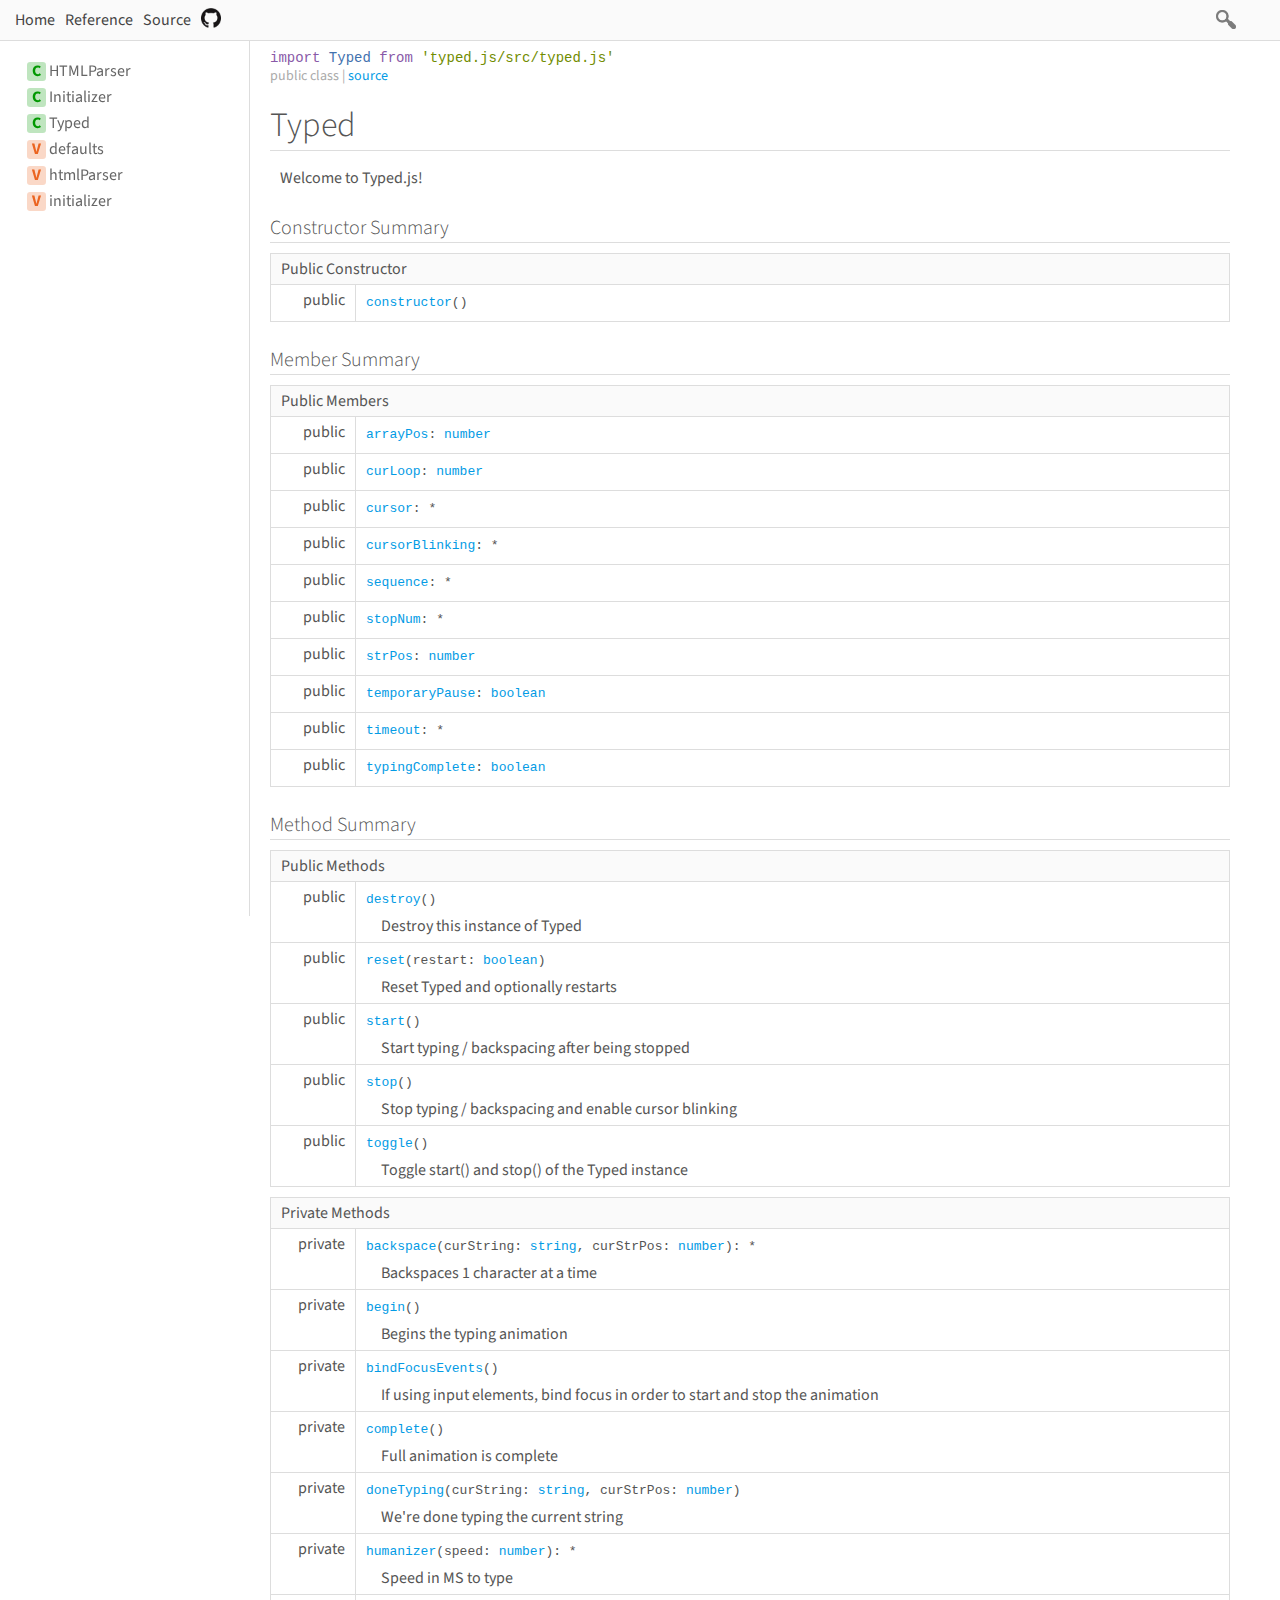
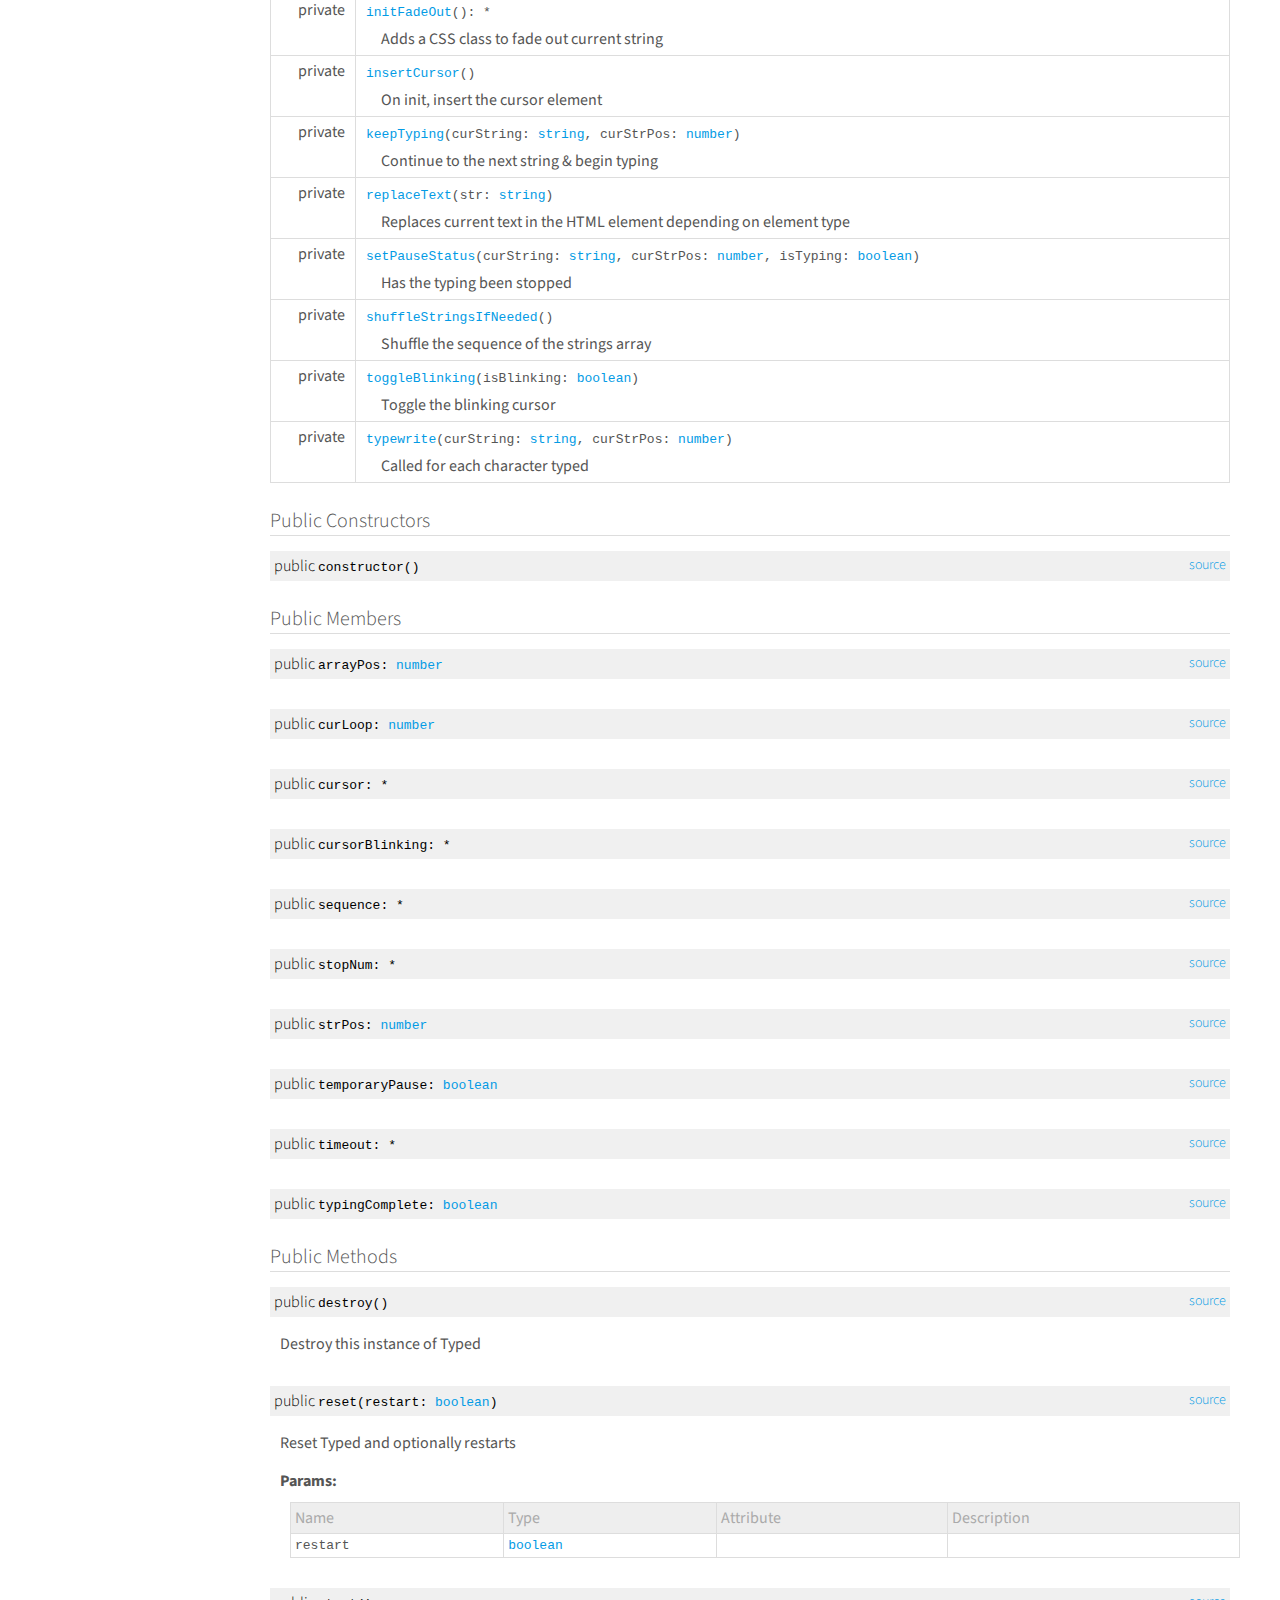
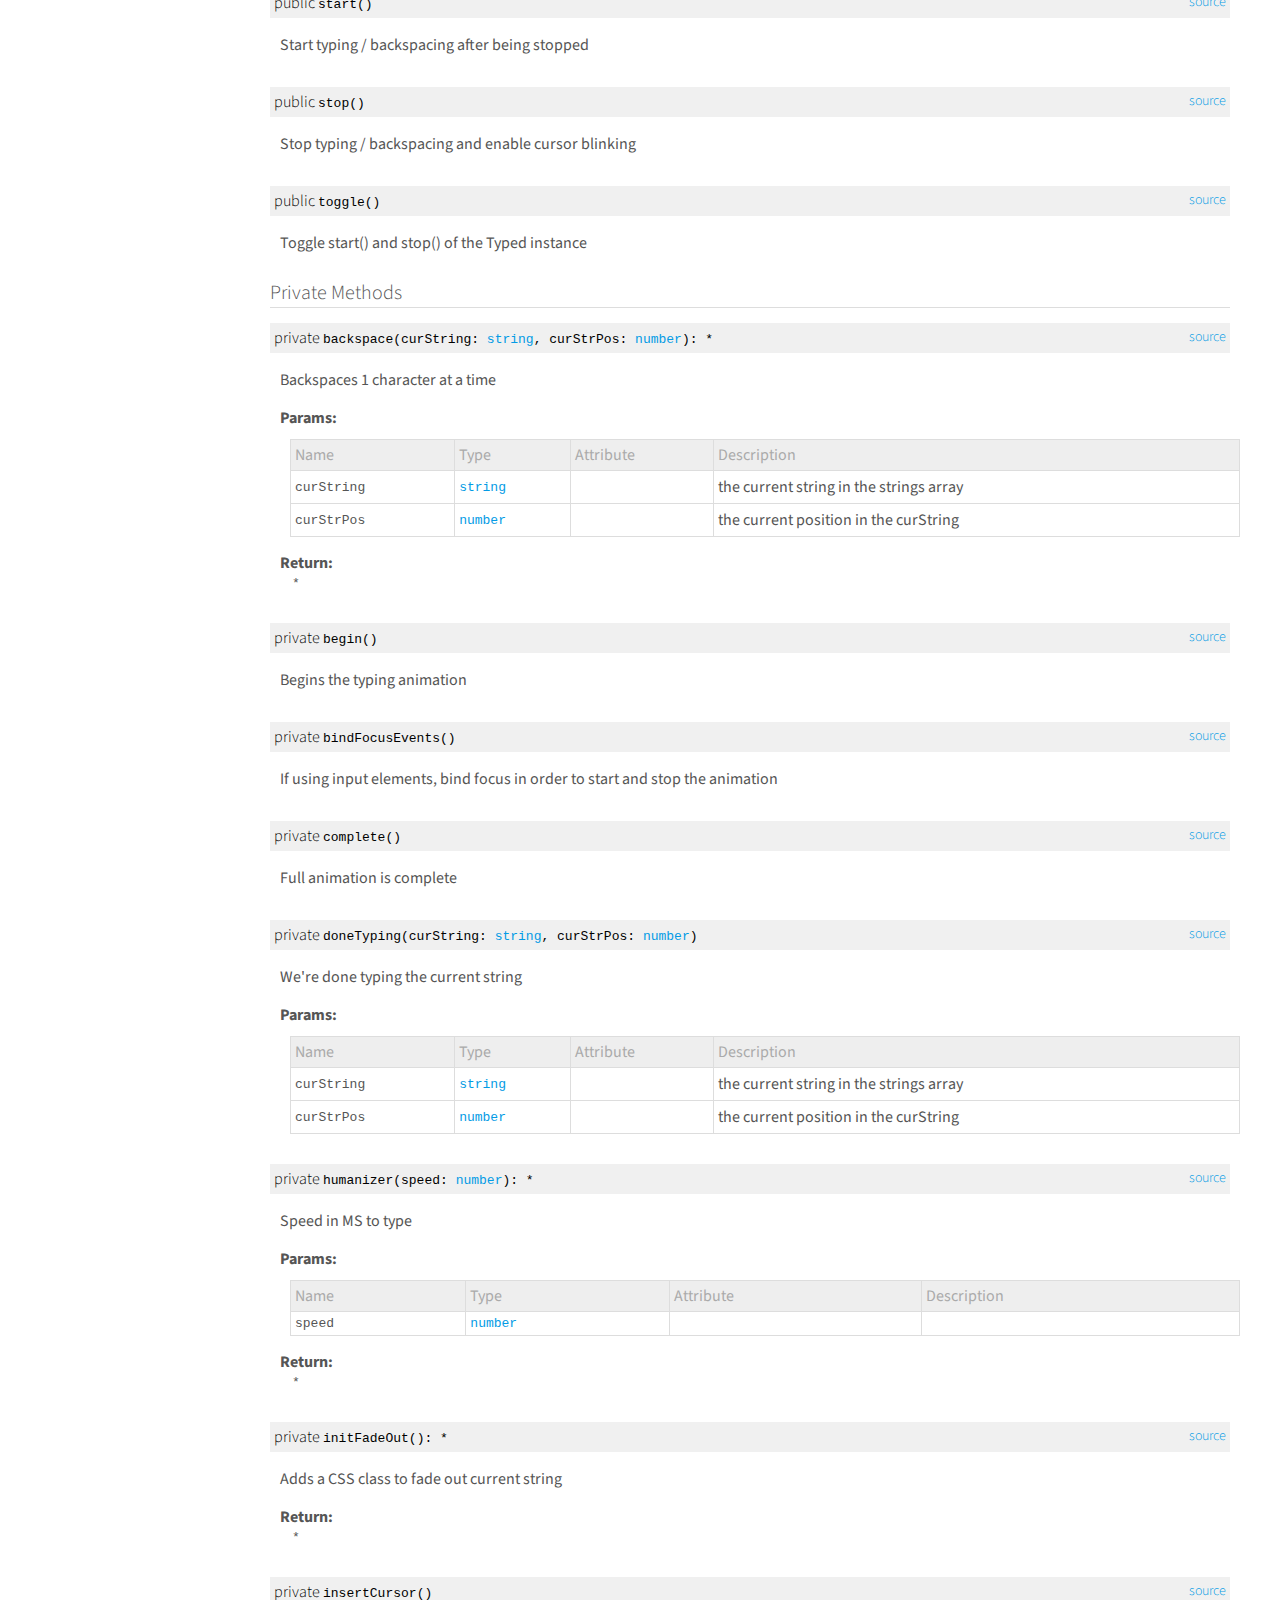
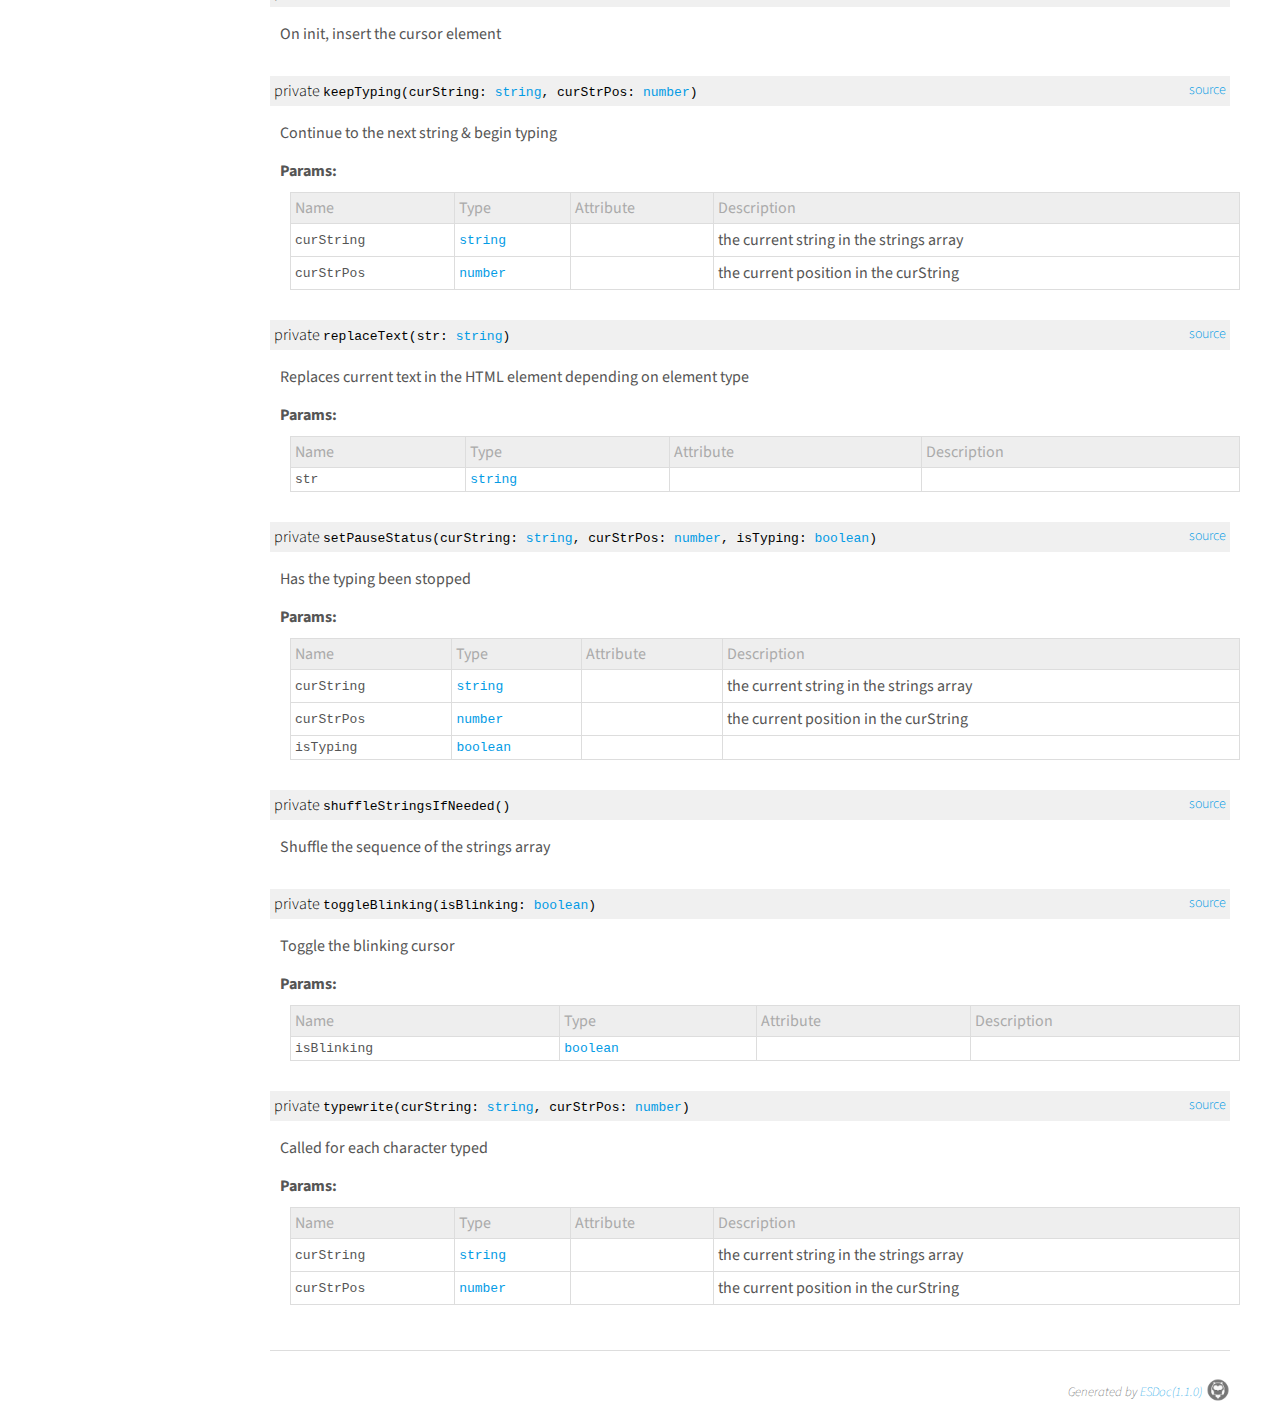
<file: Portfolio/assets/typed.js-main/docs/class/src/typed.js~Typed.html>
<!DOCTYPE html>
<html>
<head>
  <meta charset="utf-8">
  <base data-ice="baseUrl" href="../../">
  <title data-ice="title">Typed | typed.js</title>
  <link type="text/css" rel="stylesheet" href="css/style.css">
  <link type="text/css" rel="stylesheet" href="css/prettify-tomorrow.css">
  <script src="script/prettify/prettify.js"></script>
  <script src="script/manual.js"></script>
<meta name="description" content="A JavaScript Typing Animation Library"><meta property="twitter:card" content="summary"><meta property="twitter:title" content="typed.js"><meta property="twitter:description" content="A JavaScript Typing Animation Library"></head>
<body class="layout-container" data-ice="rootContainer">

<header>
  <a href="./">Home</a>
  
  <a href="identifiers.html">Reference</a>
  <a href="source.html">Source</a>
  
  <div class="search-box">
  <span>
    <img src="./image/search.png">
    <span class="search-input-edge"></span><input class="search-input"><span class="search-input-edge"></span>
  </span>
    <ul class="search-result"></ul>
  </div>
<a style="position:relative; top:3px;" href="https://github.com/mattboldt/typed.js"><img width="20px" src="./image/github.png"></a></header>

<nav class="navigation" data-ice="nav"><div>
  <ul>
    
  <li data-ice="doc"><span data-ice="kind" class="kind-class">C</span><span data-ice="name"><span><a href="class/src/html-parser.js~HTMLParser.html">HTMLParser</a></span></span></li>
<li data-ice="doc"><span data-ice="kind" class="kind-class">C</span><span data-ice="name"><span><a href="class/src/initializer.js~Initializer.html">Initializer</a></span></span></li>
<li data-ice="doc"><span data-ice="kind" class="kind-class">C</span><span data-ice="name"><span><a href="class/src/typed.js~Typed.html">Typed</a></span></span></li>
<li data-ice="doc"><span data-ice="kind" class="kind-variable">V</span><span data-ice="name"><span><a href="variable/index.html#static-variable-defaults">defaults</a></span></span></li>
<li data-ice="doc"><span data-ice="kind" class="kind-variable">V</span><span data-ice="name"><span><a href="variable/index.html#static-variable-htmlParser">htmlParser</a></span></span></li>
<li data-ice="doc"><span data-ice="kind" class="kind-variable">V</span><span data-ice="name"><span><a href="variable/index.html#static-variable-initializer">initializer</a></span></span></li>
</ul>
</div>
</nav>

<div class="content" data-ice="content"><div class="header-notice">
  <div data-ice="importPath" class="import-path"><pre class="prettyprint"><code data-ice="importPathCode">import Typed from &apos;<span><a href="file/src/typed.js.html#lineNumber10">typed.js/src/typed.js</a></span>&apos;</code></pre></div>
  <span data-ice="access">public</span>
  <span data-ice="kind">class</span>
  
  
  
  <span data-ice="source">| <span><a href="file/src/typed.js.html#lineNumber10">source</a></span></span>
</div>

<div class="self-detail detail">
  <h1 data-ice="name">Typed</h1>

  

  
  
  
  
  
  
  
  
  

  
  
  <div class="description" data-ice="description"><p>Welcome to Typed.js!</p>
</div>
  

  

  

  

  
</div>



<div data-ice="constructorSummary"><h2>Constructor Summary</h2><table class="summary" data-ice="summary">
  <thead><tr><td data-ice="title" colspan="3">Public Constructor</td></tr></thead>
  <tbody>
  
  <tr data-ice="target">
    <td>
      <span class="access" data-ice="access">public</span>
      
      
      
      <span class="override" data-ice="override"></span>
    </td>
    <td>
      <div>
        <p>
          
          
          
          <span class="code" data-ice="name"><span><a href="class/src/typed.js~Typed.html#instance-constructor-constructor">constructor</a></span></span><span class="code" data-ice="signature">()</span>
        </p>
      </div>
      <div>
        
        
        
      </div>
    </td>
    <td>
      
      
    </td>
  </tr>
</tbody>
</table>
</div>
<div data-ice="memberSummary"><h2>Member Summary</h2><table class="summary" data-ice="summary">
  <thead><tr><td data-ice="title" colspan="3">Public Members</td></tr></thead>
  <tbody>
  
  <tr data-ice="target">
    <td>
      <span class="access" data-ice="access">public</span>
      
      
      
      <span class="override" data-ice="override"></span>
    </td>
    <td>
      <div>
        <p>
          
          
          
          <span class="code" data-ice="name"><span><a href="class/src/typed.js~Typed.html#instance-member-arrayPos">arrayPos</a></span></span><span class="code" data-ice="signature">: <span><a href="https://developer.mozilla.org/en-US/docs/Web/JavaScript/Reference/Global_Objects/Number">number</a></span></span>
        </p>
      </div>
      <div>
        
        
        
      </div>
    </td>
    <td>
      
      
    </td>
  </tr>
<tr data-ice="target">
    <td>
      <span class="access" data-ice="access">public</span>
      
      
      
      <span class="override" data-ice="override"></span>
    </td>
    <td>
      <div>
        <p>
          
          
          
          <span class="code" data-ice="name"><span><a href="class/src/typed.js~Typed.html#instance-member-curLoop">curLoop</a></span></span><span class="code" data-ice="signature">: <span><a href="https://developer.mozilla.org/en-US/docs/Web/JavaScript/Reference/Global_Objects/Number">number</a></span></span>
        </p>
      </div>
      <div>
        
        
        
      </div>
    </td>
    <td>
      
      
    </td>
  </tr>
<tr data-ice="target">
    <td>
      <span class="access" data-ice="access">public</span>
      
      
      
      <span class="override" data-ice="override"></span>
    </td>
    <td>
      <div>
        <p>
          
          
          
          <span class="code" data-ice="name"><span><a href="class/src/typed.js~Typed.html#instance-member-cursor">cursor</a></span></span><span class="code" data-ice="signature">: <span>*</span></span>
        </p>
      </div>
      <div>
        
        
        
      </div>
    </td>
    <td>
      
      
    </td>
  </tr>
<tr data-ice="target">
    <td>
      <span class="access" data-ice="access">public</span>
      
      
      
      <span class="override" data-ice="override"></span>
    </td>
    <td>
      <div>
        <p>
          
          
          
          <span class="code" data-ice="name"><span><a href="class/src/typed.js~Typed.html#instance-member-cursorBlinking">cursorBlinking</a></span></span><span class="code" data-ice="signature">: <span>*</span></span>
        </p>
      </div>
      <div>
        
        
        
      </div>
    </td>
    <td>
      
      
    </td>
  </tr>
<tr data-ice="target">
    <td>
      <span class="access" data-ice="access">public</span>
      
      
      
      <span class="override" data-ice="override"></span>
    </td>
    <td>
      <div>
        <p>
          
          
          
          <span class="code" data-ice="name"><span><a href="class/src/typed.js~Typed.html#instance-member-sequence">sequence</a></span></span><span class="code" data-ice="signature">: <span>*</span></span>
        </p>
      </div>
      <div>
        
        
        
      </div>
    </td>
    <td>
      
      
    </td>
  </tr>
<tr data-ice="target">
    <td>
      <span class="access" data-ice="access">public</span>
      
      
      
      <span class="override" data-ice="override"></span>
    </td>
    <td>
      <div>
        <p>
          
          
          
          <span class="code" data-ice="name"><span><a href="class/src/typed.js~Typed.html#instance-member-stopNum">stopNum</a></span></span><span class="code" data-ice="signature">: <span>*</span></span>
        </p>
      </div>
      <div>
        
        
        
      </div>
    </td>
    <td>
      
      
    </td>
  </tr>
<tr data-ice="target">
    <td>
      <span class="access" data-ice="access">public</span>
      
      
      
      <span class="override" data-ice="override"></span>
    </td>
    <td>
      <div>
        <p>
          
          
          
          <span class="code" data-ice="name"><span><a href="class/src/typed.js~Typed.html#instance-member-strPos">strPos</a></span></span><span class="code" data-ice="signature">: <span><a href="https://developer.mozilla.org/en-US/docs/Web/JavaScript/Reference/Global_Objects/Number">number</a></span></span>
        </p>
      </div>
      <div>
        
        
        
      </div>
    </td>
    <td>
      
      
    </td>
  </tr>
<tr data-ice="target">
    <td>
      <span class="access" data-ice="access">public</span>
      
      
      
      <span class="override" data-ice="override"></span>
    </td>
    <td>
      <div>
        <p>
          
          
          
          <span class="code" data-ice="name"><span><a href="class/src/typed.js~Typed.html#instance-member-temporaryPause">temporaryPause</a></span></span><span class="code" data-ice="signature">: <span><a href="https://developer.mozilla.org/en-US/docs/Web/JavaScript/Reference/Global_Objects/Boolean">boolean</a></span></span>
        </p>
      </div>
      <div>
        
        
        
      </div>
    </td>
    <td>
      
      
    </td>
  </tr>
<tr data-ice="target">
    <td>
      <span class="access" data-ice="access">public</span>
      
      
      
      <span class="override" data-ice="override"></span>
    </td>
    <td>
      <div>
        <p>
          
          
          
          <span class="code" data-ice="name"><span><a href="class/src/typed.js~Typed.html#instance-member-timeout">timeout</a></span></span><span class="code" data-ice="signature">: <span>*</span></span>
        </p>
      </div>
      <div>
        
        
        
      </div>
    </td>
    <td>
      
      
    </td>
  </tr>
<tr data-ice="target">
    <td>
      <span class="access" data-ice="access">public</span>
      
      
      
      <span class="override" data-ice="override"></span>
    </td>
    <td>
      <div>
        <p>
          
          
          
          <span class="code" data-ice="name"><span><a href="class/src/typed.js~Typed.html#instance-member-typingComplete">typingComplete</a></span></span><span class="code" data-ice="signature">: <span><a href="https://developer.mozilla.org/en-US/docs/Web/JavaScript/Reference/Global_Objects/Boolean">boolean</a></span></span>
        </p>
      </div>
      <div>
        
        
        
      </div>
    </td>
    <td>
      
      
    </td>
  </tr>
</tbody>
</table>
</div>
<div data-ice="methodSummary"><h2>Method Summary</h2><table class="summary" data-ice="summary">
  <thead><tr><td data-ice="title" colspan="3">Public Methods</td></tr></thead>
  <tbody>
  
  <tr data-ice="target">
    <td>
      <span class="access" data-ice="access">public</span>
      
      
      
      <span class="override" data-ice="override"></span>
    </td>
    <td>
      <div>
        <p>
          
          
          
          <span class="code" data-ice="name"><span><a href="class/src/typed.js~Typed.html#instance-method-destroy">destroy</a></span></span><span class="code" data-ice="signature">()</span>
        </p>
      </div>
      <div>
        
        
        <div data-ice="description"><p>Destroy this instance of Typed</p>
</div>
      </div>
    </td>
    <td>
      
      
    </td>
  </tr>
<tr data-ice="target">
    <td>
      <span class="access" data-ice="access">public</span>
      
      
      
      <span class="override" data-ice="override"></span>
    </td>
    <td>
      <div>
        <p>
          
          
          
          <span class="code" data-ice="name"><span><a href="class/src/typed.js~Typed.html#instance-method-reset">reset</a></span></span><span class="code" data-ice="signature">(restart: <span><a href="https://developer.mozilla.org/en-US/docs/Web/JavaScript/Reference/Global_Objects/Boolean">boolean</a></span>)</span>
        </p>
      </div>
      <div>
        
        
        <div data-ice="description"><p>Reset Typed and optionally restarts</p>
</div>
      </div>
    </td>
    <td>
      
      
    </td>
  </tr>
<tr data-ice="target">
    <td>
      <span class="access" data-ice="access">public</span>
      
      
      
      <span class="override" data-ice="override"></span>
    </td>
    <td>
      <div>
        <p>
          
          
          
          <span class="code" data-ice="name"><span><a href="class/src/typed.js~Typed.html#instance-method-start">start</a></span></span><span class="code" data-ice="signature">()</span>
        </p>
      </div>
      <div>
        
        
        <div data-ice="description"><p>Start typing / backspacing after being stopped</p>
</div>
      </div>
    </td>
    <td>
      
      
    </td>
  </tr>
<tr data-ice="target">
    <td>
      <span class="access" data-ice="access">public</span>
      
      
      
      <span class="override" data-ice="override"></span>
    </td>
    <td>
      <div>
        <p>
          
          
          
          <span class="code" data-ice="name"><span><a href="class/src/typed.js~Typed.html#instance-method-stop">stop</a></span></span><span class="code" data-ice="signature">()</span>
        </p>
      </div>
      <div>
        
        
        <div data-ice="description"><p>Stop typing / backspacing and enable cursor blinking</p>
</div>
      </div>
    </td>
    <td>
      
      
    </td>
  </tr>
<tr data-ice="target">
    <td>
      <span class="access" data-ice="access">public</span>
      
      
      
      <span class="override" data-ice="override"></span>
    </td>
    <td>
      <div>
        <p>
          
          
          
          <span class="code" data-ice="name"><span><a href="class/src/typed.js~Typed.html#instance-method-toggle">toggle</a></span></span><span class="code" data-ice="signature">()</span>
        </p>
      </div>
      <div>
        
        
        <div data-ice="description"><p>Toggle start() and stop() of the Typed instance</p>
</div>
      </div>
    </td>
    <td>
      
      
    </td>
  </tr>
</tbody>
</table>
<table class="summary" data-ice="summary">
  <thead><tr><td data-ice="title" colspan="3">Private Methods</td></tr></thead>
  <tbody>
  
  <tr data-ice="target">
    <td>
      <span class="access" data-ice="access">private</span>
      
      
      
      <span class="override" data-ice="override"></span>
    </td>
    <td>
      <div>
        <p>
          
          
          
          <span class="code" data-ice="name"><span><a href="class/src/typed.js~Typed.html#instance-method-backspace">backspace</a></span></span><span class="code" data-ice="signature">(curString: <span><a href="https://developer.mozilla.org/en-US/docs/Web/JavaScript/Reference/Global_Objects/String">string</a></span>, curStrPos: <span><a href="https://developer.mozilla.org/en-US/docs/Web/JavaScript/Reference/Global_Objects/Number">number</a></span>): <span>*</span></span>
        </p>
      </div>
      <div>
        
        
        <div data-ice="description"><p>Backspaces 1 character at a time</p>
</div>
      </div>
    </td>
    <td>
      
      
    </td>
  </tr>
<tr data-ice="target">
    <td>
      <span class="access" data-ice="access">private</span>
      
      
      
      <span class="override" data-ice="override"></span>
    </td>
    <td>
      <div>
        <p>
          
          
          
          <span class="code" data-ice="name"><span><a href="class/src/typed.js~Typed.html#instance-method-begin">begin</a></span></span><span class="code" data-ice="signature">()</span>
        </p>
      </div>
      <div>
        
        
        <div data-ice="description"><p>Begins the typing animation</p>
</div>
      </div>
    </td>
    <td>
      
      
    </td>
  </tr>
<tr data-ice="target">
    <td>
      <span class="access" data-ice="access">private</span>
      
      
      
      <span class="override" data-ice="override"></span>
    </td>
    <td>
      <div>
        <p>
          
          
          
          <span class="code" data-ice="name"><span><a href="class/src/typed.js~Typed.html#instance-method-bindFocusEvents">bindFocusEvents</a></span></span><span class="code" data-ice="signature">()</span>
        </p>
      </div>
      <div>
        
        
        <div data-ice="description"><p>If using input elements, bind focus in order to
start and stop the animation</p>
</div>
      </div>
    </td>
    <td>
      
      
    </td>
  </tr>
<tr data-ice="target">
    <td>
      <span class="access" data-ice="access">private</span>
      
      
      
      <span class="override" data-ice="override"></span>
    </td>
    <td>
      <div>
        <p>
          
          
          
          <span class="code" data-ice="name"><span><a href="class/src/typed.js~Typed.html#instance-method-complete">complete</a></span></span><span class="code" data-ice="signature">()</span>
        </p>
      </div>
      <div>
        
        
        <div data-ice="description"><p>Full animation is complete</p>
</div>
      </div>
    </td>
    <td>
      
      
    </td>
  </tr>
<tr data-ice="target">
    <td>
      <span class="access" data-ice="access">private</span>
      
      
      
      <span class="override" data-ice="override"></span>
    </td>
    <td>
      <div>
        <p>
          
          
          
          <span class="code" data-ice="name"><span><a href="class/src/typed.js~Typed.html#instance-method-doneTyping">doneTyping</a></span></span><span class="code" data-ice="signature">(curString: <span><a href="https://developer.mozilla.org/en-US/docs/Web/JavaScript/Reference/Global_Objects/String">string</a></span>, curStrPos: <span><a href="https://developer.mozilla.org/en-US/docs/Web/JavaScript/Reference/Global_Objects/Number">number</a></span>)</span>
        </p>
      </div>
      <div>
        
        
        <div data-ice="description"><p>We&apos;re done typing the current string</p>
</div>
      </div>
    </td>
    <td>
      
      
    </td>
  </tr>
<tr data-ice="target">
    <td>
      <span class="access" data-ice="access">private</span>
      
      
      
      <span class="override" data-ice="override"></span>
    </td>
    <td>
      <div>
        <p>
          
          
          
          <span class="code" data-ice="name"><span><a href="class/src/typed.js~Typed.html#instance-method-humanizer">humanizer</a></span></span><span class="code" data-ice="signature">(speed: <span><a href="https://developer.mozilla.org/en-US/docs/Web/JavaScript/Reference/Global_Objects/Number">number</a></span>): <span>*</span></span>
        </p>
      </div>
      <div>
        
        
        <div data-ice="description"><p>Speed in MS to type</p>
</div>
      </div>
    </td>
    <td>
      
      
    </td>
  </tr>
<tr data-ice="target">
    <td>
      <span class="access" data-ice="access">private</span>
      
      
      
      <span class="override" data-ice="override"></span>
    </td>
    <td>
      <div>
        <p>
          
          
          
          <span class="code" data-ice="name"><span><a href="class/src/typed.js~Typed.html#instance-method-initFadeOut">initFadeOut</a></span></span><span class="code" data-ice="signature">(): <span>*</span></span>
        </p>
      </div>
      <div>
        
        
        <div data-ice="description"><p>Adds a CSS class to fade out current string</p>
</div>
      </div>
    </td>
    <td>
      
      
    </td>
  </tr>
<tr data-ice="target">
    <td>
      <span class="access" data-ice="access">private</span>
      
      
      
      <span class="override" data-ice="override"></span>
    </td>
    <td>
      <div>
        <p>
          
          
          
          <span class="code" data-ice="name"><span><a href="class/src/typed.js~Typed.html#instance-method-insertCursor">insertCursor</a></span></span><span class="code" data-ice="signature">()</span>
        </p>
      </div>
      <div>
        
        
        <div data-ice="description"><p>On init, insert the cursor element</p>
</div>
      </div>
    </td>
    <td>
      
      
    </td>
  </tr>
<tr data-ice="target">
    <td>
      <span class="access" data-ice="access">private</span>
      
      
      
      <span class="override" data-ice="override"></span>
    </td>
    <td>
      <div>
        <p>
          
          
          
          <span class="code" data-ice="name"><span><a href="class/src/typed.js~Typed.html#instance-method-keepTyping">keepTyping</a></span></span><span class="code" data-ice="signature">(curString: <span><a href="https://developer.mozilla.org/en-US/docs/Web/JavaScript/Reference/Global_Objects/String">string</a></span>, curStrPos: <span><a href="https://developer.mozilla.org/en-US/docs/Web/JavaScript/Reference/Global_Objects/Number">number</a></span>)</span>
        </p>
      </div>
      <div>
        
        
        <div data-ice="description"><p>Continue to the next string &amp; begin typing</p>
</div>
      </div>
    </td>
    <td>
      
      
    </td>
  </tr>
<tr data-ice="target">
    <td>
      <span class="access" data-ice="access">private</span>
      
      
      
      <span class="override" data-ice="override"></span>
    </td>
    <td>
      <div>
        <p>
          
          
          
          <span class="code" data-ice="name"><span><a href="class/src/typed.js~Typed.html#instance-method-replaceText">replaceText</a></span></span><span class="code" data-ice="signature">(str: <span><a href="https://developer.mozilla.org/en-US/docs/Web/JavaScript/Reference/Global_Objects/String">string</a></span>)</span>
        </p>
      </div>
      <div>
        
        
        <div data-ice="description"><p>Replaces current text in the HTML element
depending on element type</p>
</div>
      </div>
    </td>
    <td>
      
      
    </td>
  </tr>
<tr data-ice="target">
    <td>
      <span class="access" data-ice="access">private</span>
      
      
      
      <span class="override" data-ice="override"></span>
    </td>
    <td>
      <div>
        <p>
          
          
          
          <span class="code" data-ice="name"><span><a href="class/src/typed.js~Typed.html#instance-method-setPauseStatus">setPauseStatus</a></span></span><span class="code" data-ice="signature">(curString: <span><a href="https://developer.mozilla.org/en-US/docs/Web/JavaScript/Reference/Global_Objects/String">string</a></span>, curStrPos: <span><a href="https://developer.mozilla.org/en-US/docs/Web/JavaScript/Reference/Global_Objects/Number">number</a></span>, isTyping: <span><a href="https://developer.mozilla.org/en-US/docs/Web/JavaScript/Reference/Global_Objects/Boolean">boolean</a></span>)</span>
        </p>
      </div>
      <div>
        
        
        <div data-ice="description"><p>Has the typing been stopped</p>
</div>
      </div>
    </td>
    <td>
      
      
    </td>
  </tr>
<tr data-ice="target">
    <td>
      <span class="access" data-ice="access">private</span>
      
      
      
      <span class="override" data-ice="override"></span>
    </td>
    <td>
      <div>
        <p>
          
          
          
          <span class="code" data-ice="name"><span><a href="class/src/typed.js~Typed.html#instance-method-shuffleStringsIfNeeded">shuffleStringsIfNeeded</a></span></span><span class="code" data-ice="signature">()</span>
        </p>
      </div>
      <div>
        
        
        <div data-ice="description"><p>Shuffle the sequence of the strings array</p>
</div>
      </div>
    </td>
    <td>
      
      
    </td>
  </tr>
<tr data-ice="target">
    <td>
      <span class="access" data-ice="access">private</span>
      
      
      
      <span class="override" data-ice="override"></span>
    </td>
    <td>
      <div>
        <p>
          
          
          
          <span class="code" data-ice="name"><span><a href="class/src/typed.js~Typed.html#instance-method-toggleBlinking">toggleBlinking</a></span></span><span class="code" data-ice="signature">(isBlinking: <span><a href="https://developer.mozilla.org/en-US/docs/Web/JavaScript/Reference/Global_Objects/Boolean">boolean</a></span>)</span>
        </p>
      </div>
      <div>
        
        
        <div data-ice="description"><p>Toggle the blinking cursor</p>
</div>
      </div>
    </td>
    <td>
      
      
    </td>
  </tr>
<tr data-ice="target">
    <td>
      <span class="access" data-ice="access">private</span>
      
      
      
      <span class="override" data-ice="override"></span>
    </td>
    <td>
      <div>
        <p>
          
          
          
          <span class="code" data-ice="name"><span><a href="class/src/typed.js~Typed.html#instance-method-typewrite">typewrite</a></span></span><span class="code" data-ice="signature">(curString: <span><a href="https://developer.mozilla.org/en-US/docs/Web/JavaScript/Reference/Global_Objects/String">string</a></span>, curStrPos: <span><a href="https://developer.mozilla.org/en-US/docs/Web/JavaScript/Reference/Global_Objects/Number">number</a></span>)</span>
        </p>
      </div>
      <div>
        
        
        <div data-ice="description"><p>Called for each character typed</p>
</div>
      </div>
    </td>
    <td>
      
      
    </td>
  </tr>
</tbody>
</table>
</div>





<div data-ice="constructorDetails"><h2 data-ice="title">Public Constructors</h2>

<div class="detail" data-ice="detail">
  <h3 data-ice="anchor" id="instance-constructor-constructor">
    <span class="access" data-ice="access">public</span>
    
    
    
    
    
    <span class="code" data-ice="name">constructor</span><span class="code" data-ice="signature">()</span>
    <span class="right-info">
      
      
      <span data-ice="source"><span><a href="file/src/typed.js.html#lineNumber11">source</a></span></span>
    </span>
  </h3>

  
  
  
  

  

  <div data-ice="properties">
</div>

  

  

  

  

  

  

  

  
  
</div>
</div>
<div data-ice="memberDetails"><h2 data-ice="title">Public Members</h2>

<div class="detail" data-ice="detail">
  <h3 data-ice="anchor" id="instance-member-arrayPos">
    <span class="access" data-ice="access">public</span>
    
    
    
    
    
    <span class="code" data-ice="name">arrayPos</span><span class="code" data-ice="signature">: <span><a href="https://developer.mozilla.org/en-US/docs/Web/JavaScript/Reference/Global_Objects/Number">number</a></span></span>
    <span class="right-info">
      
      
      <span data-ice="source"><span><a href="file/src/typed.js.html#lineNumber76">source</a></span></span>
    </span>
  </h3>

  
  
  
  

  

  <div data-ice="properties">
</div>

  

  

  

  

  

  

  

  
  
</div>
<div class="detail" data-ice="detail">
  <h3 data-ice="anchor" id="instance-member-curLoop">
    <span class="access" data-ice="access">public</span>
    
    
    
    
    
    <span class="code" data-ice="name">curLoop</span><span class="code" data-ice="signature">: <span><a href="https://developer.mozilla.org/en-US/docs/Web/JavaScript/Reference/Global_Objects/Number">number</a></span></span>
    <span class="right-info">
      
      
      <span data-ice="source"><span><a href="file/src/typed.js.html#lineNumber77">source</a></span></span>
    </span>
  </h3>

  
  
  
  

  

  <div data-ice="properties">
</div>

  

  

  

  

  

  

  

  
  
</div>
<div class="detail" data-ice="detail">
  <h3 data-ice="anchor" id="instance-member-cursor">
    <span class="access" data-ice="access">public</span>
    
    
    
    
    
    <span class="code" data-ice="name">cursor</span><span class="code" data-ice="signature">: <span>*</span></span>
    <span class="right-info">
      
      
      <span data-ice="source"><span><a href="file/src/typed.js.html#lineNumber73">source</a></span></span>
    </span>
  </h3>

  
  
  
  

  

  <div data-ice="properties">
</div>

  

  

  

  

  

  

  

  
  
</div>
<div class="detail" data-ice="detail">
  <h3 data-ice="anchor" id="instance-member-cursorBlinking">
    <span class="access" data-ice="access">public</span>
    
    
    
    
    
    <span class="code" data-ice="name">cursorBlinking</span><span class="code" data-ice="signature">: <span>*</span></span>
    <span class="right-info">
      
      
      <span data-ice="source"><span><a href="file/src/typed.js.html#lineNumber334">source</a></span></span>
    </span>
  </h3>

  
  
  
  

  

  <div data-ice="properties">
</div>

  

  

  

  

  

  

  

  
  
</div>
<div class="detail" data-ice="detail">
  <h3 data-ice="anchor" id="instance-member-sequence">
    <span class="access" data-ice="access">public</span>
    
    
    
    
    
    <span class="code" data-ice="name">sequence</span><span class="code" data-ice="signature">: <span>*</span></span>
    <span class="right-info">
      
      
      <span data-ice="source"><span><a href="file/src/typed.js.html#lineNumber357">source</a></span></span>
    </span>
  </h3>

  
  
  
  

  

  <div data-ice="properties">
</div>

  

  

  

  

  

  

  

  
  
</div>
<div class="detail" data-ice="detail">
  <h3 data-ice="anchor" id="instance-member-stopNum">
    <span class="access" data-ice="access">public</span>
    
    
    
    
    
    <span class="code" data-ice="name">stopNum</span><span class="code" data-ice="signature">: <span>*</span></span>
    <span class="right-info">
      
      
      <span data-ice="source"><span><a href="file/src/typed.js.html#lineNumber267">source</a></span></span>
    </span>
  </h3>

  
  
  
  

  

  <div data-ice="properties">
</div>

  

  

  

  

  

  

  

  
  
</div>
<div class="detail" data-ice="detail">
  <h3 data-ice="anchor" id="instance-member-strPos">
    <span class="access" data-ice="access">public</span>
    
    
    
    
    
    <span class="code" data-ice="name">strPos</span><span class="code" data-ice="signature">: <span><a href="https://developer.mozilla.org/en-US/docs/Web/JavaScript/Reference/Global_Objects/Number">number</a></span></span>
    <span class="right-info">
      
      
      <span data-ice="source"><span><a href="file/src/typed.js.html#lineNumber75">source</a></span></span>
    </span>
  </h3>

  
  
  
  

  

  <div data-ice="properties">
</div>

  

  

  

  

  

  

  

  
  
</div>
<div class="detail" data-ice="detail">
  <h3 data-ice="anchor" id="instance-member-temporaryPause">
    <span class="access" data-ice="access">public</span>
    
    
    
    
    
    <span class="code" data-ice="name">temporaryPause</span><span class="code" data-ice="signature">: <span><a href="https://developer.mozilla.org/en-US/docs/Web/JavaScript/Reference/Global_Objects/Boolean">boolean</a></span></span>
    <span class="right-info">
      
      
      <span data-ice="source"><span><a href="file/src/typed.js.html#lineNumber142">source</a></span></span>
    </span>
  </h3>

  
  
  
  

  

  <div data-ice="properties">
</div>

  

  

  

  

  

  

  

  
  
</div>
<div class="detail" data-ice="detail">
  <h3 data-ice="anchor" id="instance-member-timeout">
    <span class="access" data-ice="access">public</span>
    
    
    
    
    
    <span class="code" data-ice="name">timeout</span><span class="code" data-ice="signature">: <span>*</span></span>
    <span class="right-info">
      
      
      <span data-ice="source"><span><a href="file/src/typed.js.html#lineNumber95">source</a></span></span>
    </span>
  </h3>

  
  
  
  

  

  <div data-ice="properties">
</div>

  

  

  

  

  

  

  

  
  
</div>
<div class="detail" data-ice="detail">
  <h3 data-ice="anchor" id="instance-member-typingComplete">
    <span class="access" data-ice="access">public</span>
    
    
    
    
    
    <span class="code" data-ice="name">typingComplete</span><span class="code" data-ice="signature">: <span><a href="https://developer.mozilla.org/en-US/docs/Web/JavaScript/Reference/Global_Objects/Boolean">boolean</a></span></span>
    <span class="right-info">
      
      
      <span data-ice="source"><span><a href="file/src/typed.js.html#lineNumber91">source</a></span></span>
    </span>
  </h3>

  
  
  
  

  

  <div data-ice="properties">
</div>

  

  

  

  

  

  

  

  
  
</div>
</div>
<div data-ice="methodDetails"><h2 data-ice="title">Public Methods</h2>

<div class="detail" data-ice="detail">
  <h3 data-ice="anchor" id="instance-method-destroy">
    <span class="access" data-ice="access">public</span>
    
    
    
    
    
    <span class="code" data-ice="name">destroy</span><span class="code" data-ice="signature">()</span>
    <span class="right-info">
      
      
      <span data-ice="source"><span><a href="file/src/typed.js.html#lineNumber58">source</a></span></span>
    </span>
  </h3>

  
  
  
  <div data-ice="description"><p>Destroy this instance of Typed</p>
</div>

  

  <div data-ice="properties">
</div>

  

  

  

  

  

  

  

  
  
</div>
<div class="detail" data-ice="detail">
  <h3 data-ice="anchor" id="instance-method-reset">
    <span class="access" data-ice="access">public</span>
    
    
    
    
    
    <span class="code" data-ice="name">reset</span><span class="code" data-ice="signature">(restart: <span><a href="https://developer.mozilla.org/en-US/docs/Web/JavaScript/Reference/Global_Objects/Boolean">boolean</a></span>)</span>
    <span class="right-info">
      
      
      <span data-ice="source"><span><a href="file/src/typed.js.html#lineNumber68">source</a></span></span>
    </span>
  </h3>

  
  
  
  <div data-ice="description"><p>Reset Typed and optionally restarts</p>
</div>

  

  <div data-ice="properties"><div data-ice="properties">
  <h4 data-ice="title">Params:</h4>
  <table class="params">
    <thead>
    <tr><td>Name</td><td>Type</td><td>Attribute</td><td>Description</td></tr>
    </thead>
    <tbody>
    
    <tr data-ice="property" data-depth="0">
      <td data-ice="name" class="code" data-depth="0">restart</td>
      <td data-ice="type" class="code"><span><a href="https://developer.mozilla.org/en-US/docs/Web/JavaScript/Reference/Global_Objects/Boolean">boolean</a></span></td>
      <td data-ice="appendix"></td>
      <td data-ice="description"></td>
    </tr>
</tbody>
  </table>
</div>
</div>

  

  

  

  

  

  

  

  
  
</div>
<div class="detail" data-ice="detail">
  <h3 data-ice="anchor" id="instance-method-start">
    <span class="access" data-ice="access">public</span>
    
    
    
    
    
    <span class="code" data-ice="name">start</span><span class="code" data-ice="signature">()</span>
    <span class="right-info">
      
      
      <span data-ice="source"><span><a href="file/src/typed.js.html#lineNumber42">source</a></span></span>
    </span>
  </h3>

  
  
  
  <div data-ice="description"><p>Start typing / backspacing after being stopped</p>
</div>

  

  <div data-ice="properties">
</div>

  

  

  

  

  

  

  

  
  
</div>
<div class="detail" data-ice="detail">
  <h3 data-ice="anchor" id="instance-method-stop">
    <span class="access" data-ice="access">public</span>
    
    
    
    
    
    <span class="code" data-ice="name">stop</span><span class="code" data-ice="signature">()</span>
    <span class="right-info">
      
      
      <span data-ice="source"><span><a href="file/src/typed.js.html#lineNumber30">source</a></span></span>
    </span>
  </h3>

  
  
  
  <div data-ice="description"><p>Stop typing / backspacing and enable cursor blinking</p>
</div>

  

  <div data-ice="properties">
</div>

  

  

  

  

  

  

  

  
  
</div>
<div class="detail" data-ice="detail">
  <h3 data-ice="anchor" id="instance-method-toggle">
    <span class="access" data-ice="access">public</span>
    
    
    
    
    
    <span class="code" data-ice="name">toggle</span><span class="code" data-ice="signature">()</span>
    <span class="right-info">
      
      
      <span data-ice="source"><span><a href="file/src/typed.js.html#lineNumber22">source</a></span></span>
    </span>
  </h3>

  
  
  
  <div data-ice="description"><p>Toggle start() and stop() of the Typed instance</p>
</div>

  

  <div data-ice="properties">
</div>

  

  

  

  

  

  

  

  
  
</div>
<h2 data-ice="title">Private Methods</h2>

<div class="detail" data-ice="detail">
  <h3 data-ice="anchor" id="instance-method-backspace">
    <span class="access" data-ice="access">private</span>
    
    
    
    
    
    <span class="code" data-ice="name">backspace</span><span class="code" data-ice="signature">(curString: <span><a href="https://developer.mozilla.org/en-US/docs/Web/JavaScript/Reference/Global_Objects/String">string</a></span>, curStrPos: <span><a href="https://developer.mozilla.org/en-US/docs/Web/JavaScript/Reference/Global_Objects/Number">number</a></span>): <span>*</span></span>
    <span class="right-info">
      
      
      <span data-ice="source"><span><a href="file/src/typed.js.html#lineNumber243">source</a></span></span>
    </span>
  </h3>

  
  
  
  <div data-ice="description"><p>Backspaces 1 character at a time</p>
</div>

  

  <div data-ice="properties"><div data-ice="properties">
  <h4 data-ice="title">Params:</h4>
  <table class="params">
    <thead>
    <tr><td>Name</td><td>Type</td><td>Attribute</td><td>Description</td></tr>
    </thead>
    <tbody>
    
    <tr data-ice="property" data-depth="0">
      <td data-ice="name" class="code" data-depth="0">curString</td>
      <td data-ice="type" class="code"><span><a href="https://developer.mozilla.org/en-US/docs/Web/JavaScript/Reference/Global_Objects/String">string</a></span></td>
      <td data-ice="appendix"></td>
      <td data-ice="description"><p>the current string in the strings array</p>
</td>
    </tr>
<tr data-ice="property" data-depth="0">
      <td data-ice="name" class="code" data-depth="0">curStrPos</td>
      <td data-ice="type" class="code"><span><a href="https://developer.mozilla.org/en-US/docs/Web/JavaScript/Reference/Global_Objects/Number">number</a></span></td>
      <td data-ice="appendix"></td>
      <td data-ice="description"><p>the current position in the curString</p>
</td>
    </tr>
</tbody>
  </table>
</div>
</div>

  <div class="return-params" data-ice="returnParams">
    <h4>Return:</h4>
    <table>
      <tbody>
        <tr>
          <td class="return-type code" data-ice="returnType"><span>*</span></td>
          
        </tr>
      </tbody>
    </table>
    <div data-ice="returnProperties">
</div>
  </div>

  

  

  

  

  

  

  
  
</div>
<div class="detail" data-ice="detail">
  <h3 data-ice="anchor" id="instance-method-begin">
    <span class="access" data-ice="access">private</span>
    
    
    
    
    
    <span class="code" data-ice="name">begin</span><span class="code" data-ice="signature">()</span>
    <span class="right-info">
      
      
      <span data-ice="source"><span><a href="file/src/typed.js.html#lineNumber89">source</a></span></span>
    </span>
  </h3>

  
  
  
  <div data-ice="description"><p>Begins the typing animation</p>
</div>

  

  <div data-ice="properties">
</div>

  

  

  

  

  

  

  

  
  
</div>
<div class="detail" data-ice="detail">
  <h3 data-ice="anchor" id="instance-method-bindFocusEvents">
    <span class="access" data-ice="access">private</span>
    
    
    
    
    
    <span class="code" data-ice="name">bindFocusEvents</span><span class="code" data-ice="signature">()</span>
    <span class="right-info">
      
      
      <span data-ice="source"><span><a href="file/src/typed.js.html#lineNumber406">source</a></span></span>
    </span>
  </h3>

  
  
  
  <div data-ice="description"><p>If using input elements, bind focus in order to
start and stop the animation</p>
</div>

  

  <div data-ice="properties">
</div>

  

  

  

  

  

  

  

  
  
</div>
<div class="detail" data-ice="detail">
  <h3 data-ice="anchor" id="instance-method-complete">
    <span class="access" data-ice="access">private</span>
    
    
    
    
    
    <span class="code" data-ice="name">complete</span><span class="code" data-ice="signature">()</span>
    <span class="right-info">
      
      
      <span data-ice="source"><span><a href="file/src/typed.js.html#lineNumber302">source</a></span></span>
    </span>
  </h3>

  
  
  
  <div data-ice="description"><p>Full animation is complete</p>
</div>

  

  <div data-ice="properties">
</div>

  

  

  

  

  

  

  

  
  
</div>
<div class="detail" data-ice="detail">
  <h3 data-ice="anchor" id="instance-method-doneTyping">
    <span class="access" data-ice="access">private</span>
    
    
    
    
    
    <span class="code" data-ice="name">doneTyping</span><span class="code" data-ice="signature">(curString: <span><a href="https://developer.mozilla.org/en-US/docs/Web/JavaScript/Reference/Global_Objects/String">string</a></span>, curStrPos: <span><a href="https://developer.mozilla.org/en-US/docs/Web/JavaScript/Reference/Global_Objects/Number">number</a></span>)</span>
    <span class="right-info">
      
      
      <span data-ice="source"><span><a href="file/src/typed.js.html#lineNumber219">source</a></span></span>
    </span>
  </h3>

  
  
  
  <div data-ice="description"><p>We&apos;re done typing the current string</p>
</div>

  

  <div data-ice="properties"><div data-ice="properties">
  <h4 data-ice="title">Params:</h4>
  <table class="params">
    <thead>
    <tr><td>Name</td><td>Type</td><td>Attribute</td><td>Description</td></tr>
    </thead>
    <tbody>
    
    <tr data-ice="property" data-depth="0">
      <td data-ice="name" class="code" data-depth="0">curString</td>
      <td data-ice="type" class="code"><span><a href="https://developer.mozilla.org/en-US/docs/Web/JavaScript/Reference/Global_Objects/String">string</a></span></td>
      <td data-ice="appendix"></td>
      <td data-ice="description"><p>the current string in the strings array</p>
</td>
    </tr>
<tr data-ice="property" data-depth="0">
      <td data-ice="name" class="code" data-depth="0">curStrPos</td>
      <td data-ice="type" class="code"><span><a href="https://developer.mozilla.org/en-US/docs/Web/JavaScript/Reference/Global_Objects/Number">number</a></span></td>
      <td data-ice="appendix"></td>
      <td data-ice="description"><p>the current position in the curString</p>
</td>
    </tr>
</tbody>
  </table>
</div>
</div>

  

  

  

  

  

  

  

  
  
</div>
<div class="detail" data-ice="detail">
  <h3 data-ice="anchor" id="instance-method-humanizer">
    <span class="access" data-ice="access">private</span>
    
    
    
    
    
    <span class="code" data-ice="name">humanizer</span><span class="code" data-ice="signature">(speed: <span><a href="https://developer.mozilla.org/en-US/docs/Web/JavaScript/Reference/Global_Objects/Number">number</a></span>): <span>*</span></span>
    <span class="right-info">
      
      
      <span data-ice="source"><span><a href="file/src/typed.js.html#lineNumber347">source</a></span></span>
    </span>
  </h3>

  
  
  
  <div data-ice="description"><p>Speed in MS to type</p>
</div>

  

  <div data-ice="properties"><div data-ice="properties">
  <h4 data-ice="title">Params:</h4>
  <table class="params">
    <thead>
    <tr><td>Name</td><td>Type</td><td>Attribute</td><td>Description</td></tr>
    </thead>
    <tbody>
    
    <tr data-ice="property" data-depth="0">
      <td data-ice="name" class="code" data-depth="0">speed</td>
      <td data-ice="type" class="code"><span><a href="https://developer.mozilla.org/en-US/docs/Web/JavaScript/Reference/Global_Objects/Number">number</a></span></td>
      <td data-ice="appendix"></td>
      <td data-ice="description"></td>
    </tr>
</tbody>
  </table>
</div>
</div>

  <div class="return-params" data-ice="returnParams">
    <h4>Return:</h4>
    <table>
      <tbody>
        <tr>
          <td class="return-type code" data-ice="returnType"><span>*</span></td>
          
        </tr>
      </tbody>
    </table>
    <div data-ice="returnProperties">
</div>
  </div>

  

  

  

  

  

  

  
  
</div>
<div class="detail" data-ice="detail">
  <h3 data-ice="anchor" id="instance-method-initFadeOut">
    <span class="access" data-ice="access">private</span>
    
    
    
    
    
    <span class="code" data-ice="name">initFadeOut</span><span class="code" data-ice="signature">(): <span>*</span></span>
    <span class="right-info">
      
      
      <span data-ice="source"><span><a href="file/src/typed.js.html#lineNumber364">source</a></span></span>
    </span>
  </h3>

  
  
  
  <div data-ice="description"><p>Adds a CSS class to fade out current string</p>
</div>

  

  <div data-ice="properties">
</div>

  <div class="return-params" data-ice="returnParams">
    <h4>Return:</h4>
    <table>
      <tbody>
        <tr>
          <td class="return-type code" data-ice="returnType"><span>*</span></td>
          
        </tr>
      </tbody>
    </table>
    <div data-ice="returnProperties">
</div>
  </div>

  

  

  

  

  

  

  
  
</div>
<div class="detail" data-ice="detail">
  <h3 data-ice="anchor" id="instance-method-insertCursor">
    <span class="access" data-ice="access">private</span>
    
    
    
    
    
    <span class="code" data-ice="name">insertCursor</span><span class="code" data-ice="signature">()</span>
    <span class="right-info">
      
      
      <span data-ice="source"><span><a href="file/src/typed.js.html#lineNumber423">source</a></span></span>
    </span>
  </h3>

  
  
  
  <div data-ice="description"><p>On init, insert the cursor element</p>
</div>

  

  <div data-ice="properties">
</div>

  

  

  

  

  

  

  

  
  
</div>
<div class="detail" data-ice="detail">
  <h3 data-ice="anchor" id="instance-method-keepTyping">
    <span class="access" data-ice="access">private</span>
    
    
    
    
    
    <span class="code" data-ice="name">keepTyping</span><span class="code" data-ice="signature">(curString: <span><a href="https://developer.mozilla.org/en-US/docs/Web/JavaScript/Reference/Global_Objects/String">string</a></span>, curStrPos: <span><a href="https://developer.mozilla.org/en-US/docs/Web/JavaScript/Reference/Global_Objects/Number">number</a></span>)</span>
    <span class="right-info">
      
      
      <span data-ice="source"><span><a href="file/src/typed.js.html#lineNumber198">source</a></span></span>
    </span>
  </h3>

  
  
  
  <div data-ice="description"><p>Continue to the next string &amp; begin typing</p>
</div>

  

  <div data-ice="properties"><div data-ice="properties">
  <h4 data-ice="title">Params:</h4>
  <table class="params">
    <thead>
    <tr><td>Name</td><td>Type</td><td>Attribute</td><td>Description</td></tr>
    </thead>
    <tbody>
    
    <tr data-ice="property" data-depth="0">
      <td data-ice="name" class="code" data-depth="0">curString</td>
      <td data-ice="type" class="code"><span><a href="https://developer.mozilla.org/en-US/docs/Web/JavaScript/Reference/Global_Objects/String">string</a></span></td>
      <td data-ice="appendix"></td>
      <td data-ice="description"><p>the current string in the strings array</p>
</td>
    </tr>
<tr data-ice="property" data-depth="0">
      <td data-ice="name" class="code" data-depth="0">curStrPos</td>
      <td data-ice="type" class="code"><span><a href="https://developer.mozilla.org/en-US/docs/Web/JavaScript/Reference/Global_Objects/Number">number</a></span></td>
      <td data-ice="appendix"></td>
      <td data-ice="description"><p>the current position in the curString</p>
</td>
    </tr>
</tbody>
  </table>
</div>
</div>

  

  

  

  

  

  

  

  
  
</div>
<div class="detail" data-ice="detail">
  <h3 data-ice="anchor" id="instance-method-replaceText">
    <span class="access" data-ice="access">private</span>
    
    
    
    
    
    <span class="code" data-ice="name">replaceText</span><span class="code" data-ice="signature">(str: <span><a href="https://developer.mozilla.org/en-US/docs/Web/JavaScript/Reference/Global_Objects/String">string</a></span>)</span>
    <span class="right-info">
      
      
      <span data-ice="source"><span><a href="file/src/typed.js.html#lineNumber387">source</a></span></span>
    </span>
  </h3>

  
  
  
  <div data-ice="description"><p>Replaces current text in the HTML element
depending on element type</p>
</div>

  

  <div data-ice="properties"><div data-ice="properties">
  <h4 data-ice="title">Params:</h4>
  <table class="params">
    <thead>
    <tr><td>Name</td><td>Type</td><td>Attribute</td><td>Description</td></tr>
    </thead>
    <tbody>
    
    <tr data-ice="property" data-depth="0">
      <td data-ice="name" class="code" data-depth="0">str</td>
      <td data-ice="type" class="code"><span><a href="https://developer.mozilla.org/en-US/docs/Web/JavaScript/Reference/Global_Objects/String">string</a></span></td>
      <td data-ice="appendix"></td>
      <td data-ice="description"></td>
    </tr>
</tbody>
  </table>
</div>
</div>

  

  

  

  

  

  

  

  
  
</div>
<div class="detail" data-ice="detail">
  <h3 data-ice="anchor" id="instance-method-setPauseStatus">
    <span class="access" data-ice="access">private</span>
    
    
    
    
    
    <span class="code" data-ice="name">setPauseStatus</span><span class="code" data-ice="signature">(curString: <span><a href="https://developer.mozilla.org/en-US/docs/Web/JavaScript/Reference/Global_Objects/String">string</a></span>, curStrPos: <span><a href="https://developer.mozilla.org/en-US/docs/Web/JavaScript/Reference/Global_Objects/Number">number</a></span>, isTyping: <span><a href="https://developer.mozilla.org/en-US/docs/Web/JavaScript/Reference/Global_Objects/Boolean">boolean</a></span>)</span>
    <span class="right-info">
      
      
      <span data-ice="source"><span><a href="file/src/typed.js.html#lineNumber318">source</a></span></span>
    </span>
  </h3>

  
  
  
  <div data-ice="description"><p>Has the typing been stopped</p>
</div>

  

  <div data-ice="properties"><div data-ice="properties">
  <h4 data-ice="title">Params:</h4>
  <table class="params">
    <thead>
    <tr><td>Name</td><td>Type</td><td>Attribute</td><td>Description</td></tr>
    </thead>
    <tbody>
    
    <tr data-ice="property" data-depth="0">
      <td data-ice="name" class="code" data-depth="0">curString</td>
      <td data-ice="type" class="code"><span><a href="https://developer.mozilla.org/en-US/docs/Web/JavaScript/Reference/Global_Objects/String">string</a></span></td>
      <td data-ice="appendix"></td>
      <td data-ice="description"><p>the current string in the strings array</p>
</td>
    </tr>
<tr data-ice="property" data-depth="0">
      <td data-ice="name" class="code" data-depth="0">curStrPos</td>
      <td data-ice="type" class="code"><span><a href="https://developer.mozilla.org/en-US/docs/Web/JavaScript/Reference/Global_Objects/Number">number</a></span></td>
      <td data-ice="appendix"></td>
      <td data-ice="description"><p>the current position in the curString</p>
</td>
    </tr>
<tr data-ice="property" data-depth="0">
      <td data-ice="name" class="code" data-depth="0">isTyping</td>
      <td data-ice="type" class="code"><span><a href="https://developer.mozilla.org/en-US/docs/Web/JavaScript/Reference/Global_Objects/Boolean">boolean</a></span></td>
      <td data-ice="appendix"></td>
      <td data-ice="description"></td>
    </tr>
</tbody>
  </table>
</div>
</div>

  

  

  

  

  

  

  

  
  
</div>
<div class="detail" data-ice="detail">
  <h3 data-ice="anchor" id="instance-method-shuffleStringsIfNeeded">
    <span class="access" data-ice="access">private</span>
    
    
    
    
    
    <span class="code" data-ice="name">shuffleStringsIfNeeded</span><span class="code" data-ice="signature">()</span>
    <span class="right-info">
      
      
      <span data-ice="source"><span><a href="file/src/typed.js.html#lineNumber355">source</a></span></span>
    </span>
  </h3>

  
  
  
  <div data-ice="description"><p>Shuffle the sequence of the strings array</p>
</div>

  

  <div data-ice="properties">
</div>

  

  

  

  

  

  

  

  
  
</div>
<div class="detail" data-ice="detail">
  <h3 data-ice="anchor" id="instance-method-toggleBlinking">
    <span class="access" data-ice="access">private</span>
    
    
    
    
    
    <span class="code" data-ice="name">toggleBlinking</span><span class="code" data-ice="signature">(isBlinking: <span><a href="https://developer.mozilla.org/en-US/docs/Web/JavaScript/Reference/Global_Objects/Boolean">boolean</a></span>)</span>
    <span class="right-info">
      
      
      <span data-ice="source"><span><a href="file/src/typed.js.html#lineNumber329">source</a></span></span>
    </span>
  </h3>

  
  
  
  <div data-ice="description"><p>Toggle the blinking cursor</p>
</div>

  

  <div data-ice="properties"><div data-ice="properties">
  <h4 data-ice="title">Params:</h4>
  <table class="params">
    <thead>
    <tr><td>Name</td><td>Type</td><td>Attribute</td><td>Description</td></tr>
    </thead>
    <tbody>
    
    <tr data-ice="property" data-depth="0">
      <td data-ice="name" class="code" data-depth="0">isBlinking</td>
      <td data-ice="type" class="code"><span><a href="https://developer.mozilla.org/en-US/docs/Web/JavaScript/Reference/Global_Objects/Boolean">boolean</a></span></td>
      <td data-ice="appendix"></td>
      <td data-ice="description"></td>
    </tr>
</tbody>
  </table>
</div>
</div>

  

  

  

  

  

  

  

  
  
</div>
<div class="detail" data-ice="detail">
  <h3 data-ice="anchor" id="instance-method-typewrite">
    <span class="access" data-ice="access">private</span>
    
    
    
    
    
    <span class="code" data-ice="name">typewrite</span><span class="code" data-ice="signature">(curString: <span><a href="https://developer.mozilla.org/en-US/docs/Web/JavaScript/Reference/Global_Objects/String">string</a></span>, curStrPos: <span><a href="https://developer.mozilla.org/en-US/docs/Web/JavaScript/Reference/Global_Objects/Number">number</a></span>)</span>
    <span class="right-info">
      
      
      <span data-ice="source"><span><a href="file/src/typed.js.html#lineNumber112">source</a></span></span>
    </span>
  </h3>

  
  
  
  <div data-ice="description"><p>Called for each character typed</p>
</div>

  

  <div data-ice="properties"><div data-ice="properties">
  <h4 data-ice="title">Params:</h4>
  <table class="params">
    <thead>
    <tr><td>Name</td><td>Type</td><td>Attribute</td><td>Description</td></tr>
    </thead>
    <tbody>
    
    <tr data-ice="property" data-depth="0">
      <td data-ice="name" class="code" data-depth="0">curString</td>
      <td data-ice="type" class="code"><span><a href="https://developer.mozilla.org/en-US/docs/Web/JavaScript/Reference/Global_Objects/String">string</a></span></td>
      <td data-ice="appendix"></td>
      <td data-ice="description"><p>the current string in the strings array</p>
</td>
    </tr>
<tr data-ice="property" data-depth="0">
      <td data-ice="name" class="code" data-depth="0">curStrPos</td>
      <td data-ice="type" class="code"><span><a href="https://developer.mozilla.org/en-US/docs/Web/JavaScript/Reference/Global_Objects/Number">number</a></span></td>
      <td data-ice="appendix"></td>
      <td data-ice="description"><p>the current position in the curString</p>
</td>
    </tr>
</tbody>
  </table>
</div>
</div>

  

  

  

  

  

  

  

  
  
</div>
</div>
</div>

<footer class="footer">
  Generated by <a href="https://esdoc.org">ESDoc<span data-ice="esdocVersion">(1.1.0)</span><img src="./image/esdoc-logo-mini-black.png"></a>
</footer>

<script src="script/search_index.js"></script>
<script src="script/search.js"></script>
<script src="script/pretty-print.js"></script>
<script src="script/inherited-summary.js"></script>
<script src="script/test-summary.js"></script>
<script src="script/inner-link.js"></script>
<script src="script/patch-for-local.js"></script>
</body>
</html>
</file>
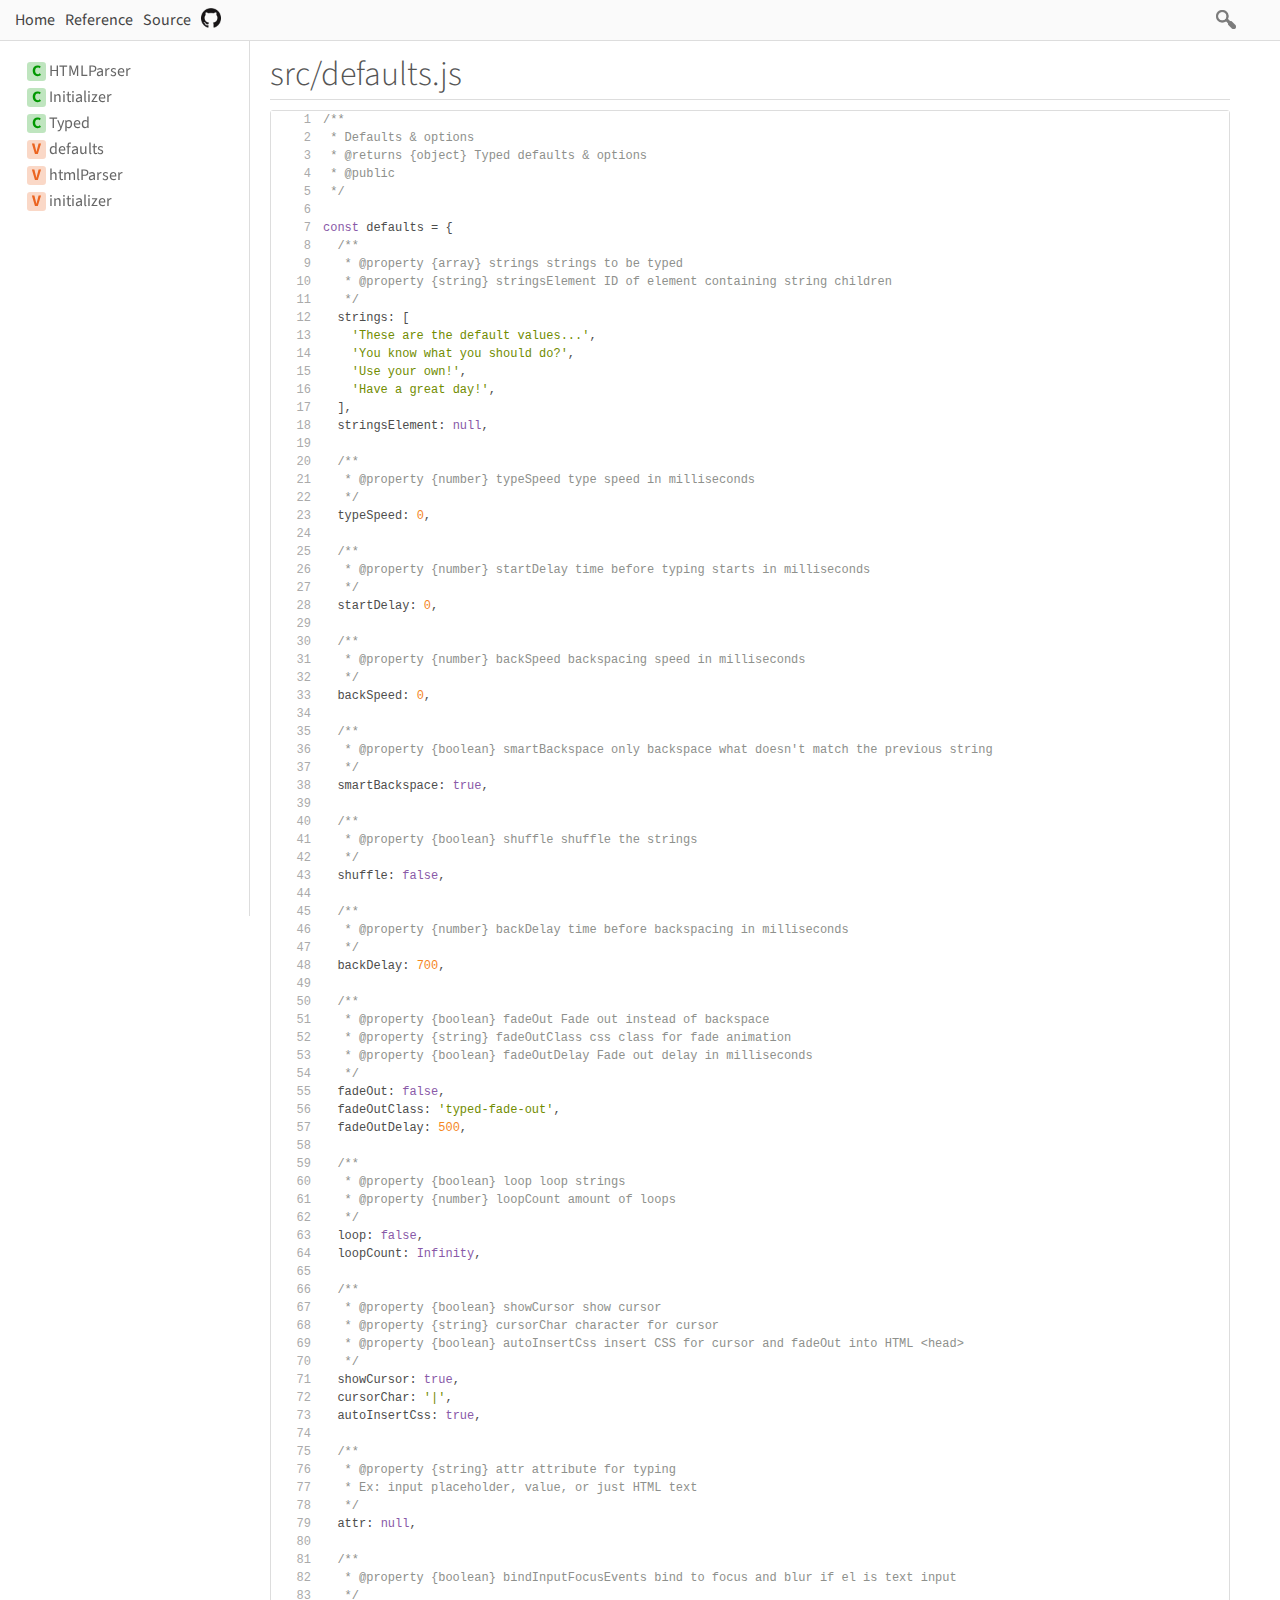
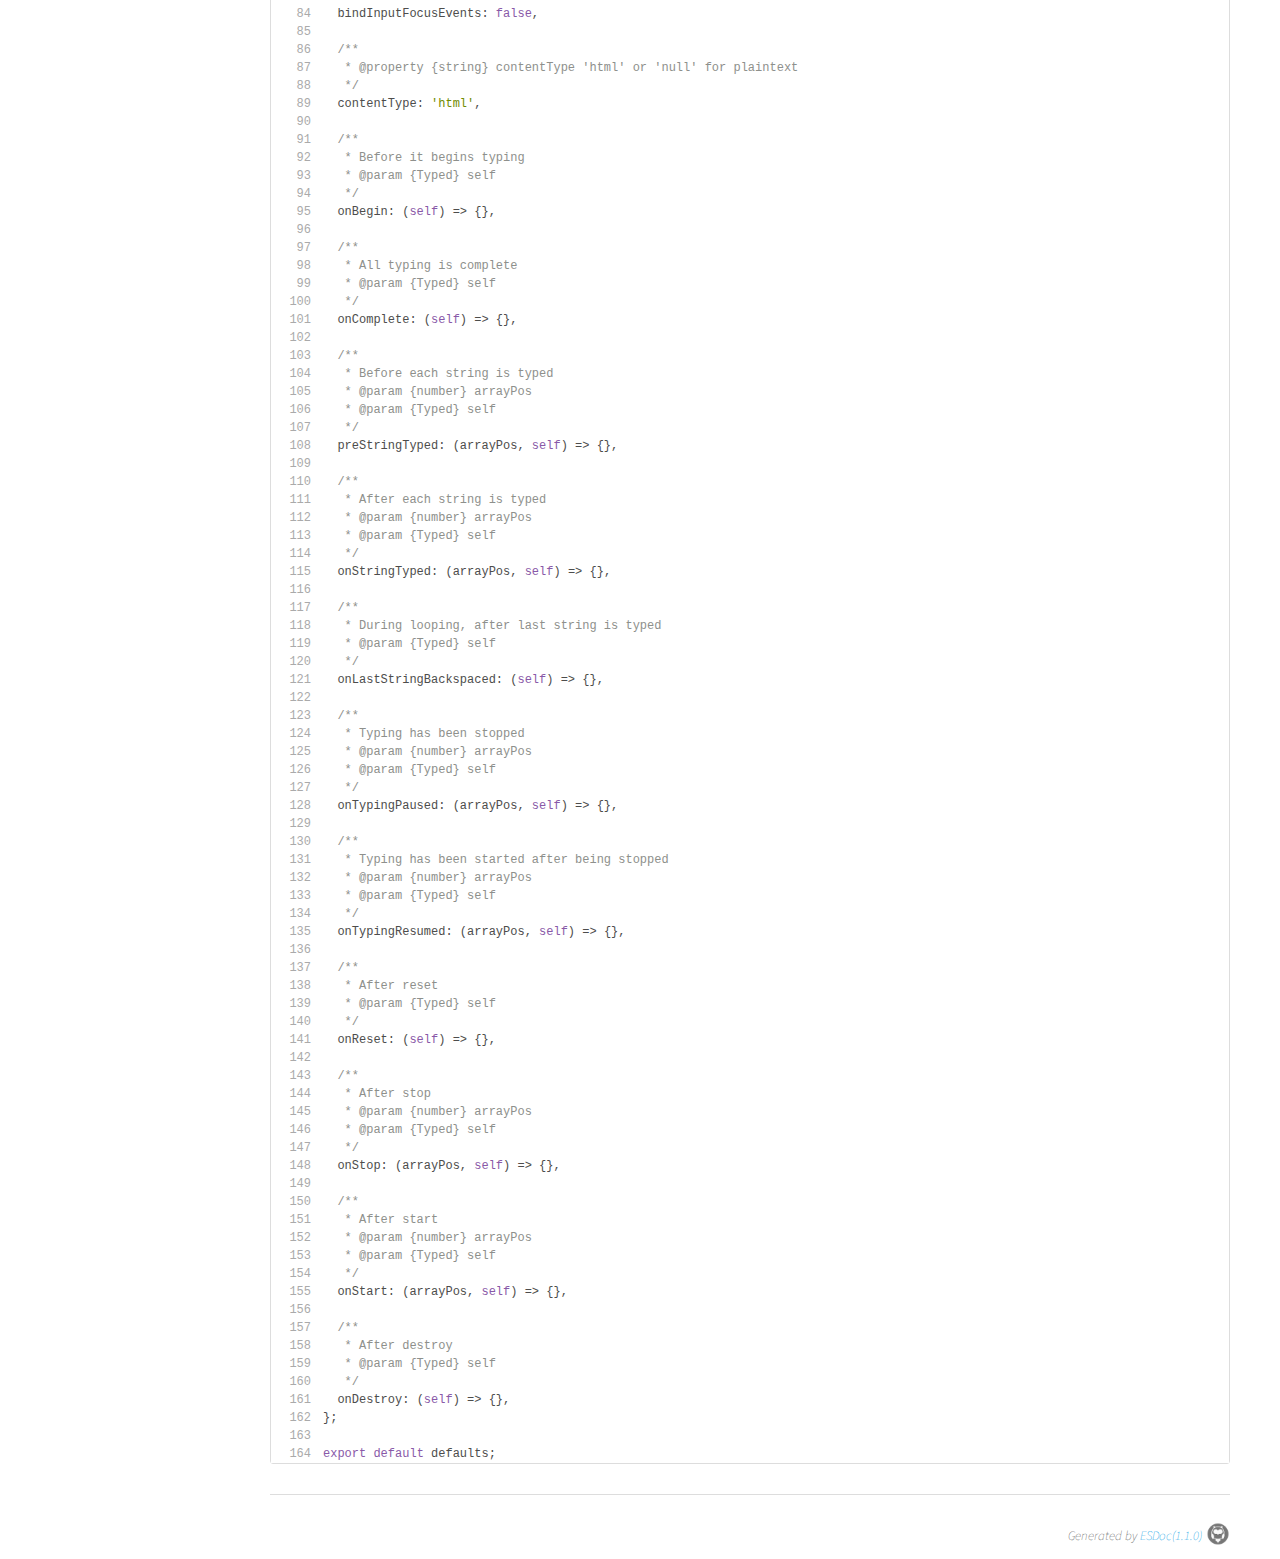
<file: Portfolio/assets/typed.js-main/docs/file/src/defaults.js.html>
<!DOCTYPE html>
<html>
<head>
  <meta charset="utf-8">
  <base data-ice="baseUrl" href="../../">
  <title data-ice="title">src/defaults.js | typed.js</title>
  <link type="text/css" rel="stylesheet" href="css/style.css">
  <link type="text/css" rel="stylesheet" href="css/prettify-tomorrow.css">
  <script src="script/prettify/prettify.js"></script>
  <script src="script/manual.js"></script>
<meta name="description" content="A JavaScript Typing Animation Library"><meta property="twitter:card" content="summary"><meta property="twitter:title" content="typed.js"><meta property="twitter:description" content="A JavaScript Typing Animation Library"></head>
<body class="layout-container" data-ice="rootContainer">

<header>
  <a href="./">Home</a>
  
  <a href="identifiers.html">Reference</a>
  <a href="source.html">Source</a>
  
  <div class="search-box">
  <span>
    <img src="./image/search.png">
    <span class="search-input-edge"></span><input class="search-input"><span class="search-input-edge"></span>
  </span>
    <ul class="search-result"></ul>
  </div>
<a style="position:relative; top:3px;" href="https://github.com/mattboldt/typed.js"><img width="20px" src="./image/github.png"></a></header>

<nav class="navigation" data-ice="nav"><div>
  <ul>
    
  <li data-ice="doc"><span data-ice="kind" class="kind-class">C</span><span data-ice="name"><span><a href="class/src/html-parser.js~HTMLParser.html">HTMLParser</a></span></span></li>
<li data-ice="doc"><span data-ice="kind" class="kind-class">C</span><span data-ice="name"><span><a href="class/src/initializer.js~Initializer.html">Initializer</a></span></span></li>
<li data-ice="doc"><span data-ice="kind" class="kind-class">C</span><span data-ice="name"><span><a href="class/src/typed.js~Typed.html">Typed</a></span></span></li>
<li data-ice="doc"><span data-ice="kind" class="kind-variable">V</span><span data-ice="name"><span><a href="variable/index.html#static-variable-defaults">defaults</a></span></span></li>
<li data-ice="doc"><span data-ice="kind" class="kind-variable">V</span><span data-ice="name"><span><a href="variable/index.html#static-variable-htmlParser">htmlParser</a></span></span></li>
<li data-ice="doc"><span data-ice="kind" class="kind-variable">V</span><span data-ice="name"><span><a href="variable/index.html#static-variable-initializer">initializer</a></span></span></li>
</ul>
</div>
</nav>

<div class="content" data-ice="content"><h1 data-ice="title">src/defaults.js</h1>
<pre class="source-code line-number raw-source-code"><code class="prettyprint linenums" data-ice="content">/**
 * Defaults &amp; options
 * @returns {object} Typed defaults &amp; options
 * @public
 */

const defaults = {
  /**
   * @property {array} strings strings to be typed
   * @property {string} stringsElement ID of element containing string children
   */
  strings: [
    &apos;These are the default values...&apos;,
    &apos;You know what you should do?&apos;,
    &apos;Use your own!&apos;,
    &apos;Have a great day!&apos;,
  ],
  stringsElement: null,

  /**
   * @property {number} typeSpeed type speed in milliseconds
   */
  typeSpeed: 0,

  /**
   * @property {number} startDelay time before typing starts in milliseconds
   */
  startDelay: 0,

  /**
   * @property {number} backSpeed backspacing speed in milliseconds
   */
  backSpeed: 0,

  /**
   * @property {boolean} smartBackspace only backspace what doesn&apos;t match the previous string
   */
  smartBackspace: true,

  /**
   * @property {boolean} shuffle shuffle the strings
   */
  shuffle: false,

  /**
   * @property {number} backDelay time before backspacing in milliseconds
   */
  backDelay: 700,

  /**
   * @property {boolean} fadeOut Fade out instead of backspace
   * @property {string} fadeOutClass css class for fade animation
   * @property {boolean} fadeOutDelay Fade out delay in milliseconds
   */
  fadeOut: false,
  fadeOutClass: &apos;typed-fade-out&apos;,
  fadeOutDelay: 500,

  /**
   * @property {boolean} loop loop strings
   * @property {number} loopCount amount of loops
   */
  loop: false,
  loopCount: Infinity,

  /**
   * @property {boolean} showCursor show cursor
   * @property {string} cursorChar character for cursor
   * @property {boolean} autoInsertCss insert CSS for cursor and fadeOut into HTML &lt;head&gt;
   */
  showCursor: true,
  cursorChar: &apos;|&apos;,
  autoInsertCss: true,

  /**
   * @property {string} attr attribute for typing
   * Ex: input placeholder, value, or just HTML text
   */
  attr: null,

  /**
   * @property {boolean} bindInputFocusEvents bind to focus and blur if el is text input
   */
  bindInputFocusEvents: false,

  /**
   * @property {string} contentType &apos;html&apos; or &apos;null&apos; for plaintext
   */
  contentType: &apos;html&apos;,

  /**
   * Before it begins typing
   * @param {Typed} self
   */
  onBegin: (self) =&gt; {},

  /**
   * All typing is complete
   * @param {Typed} self
   */
  onComplete: (self) =&gt; {},

  /**
   * Before each string is typed
   * @param {number} arrayPos
   * @param {Typed} self
   */
  preStringTyped: (arrayPos, self) =&gt; {},

  /**
   * After each string is typed
   * @param {number} arrayPos
   * @param {Typed} self
   */
  onStringTyped: (arrayPos, self) =&gt; {},

  /**
   * During looping, after last string is typed
   * @param {Typed} self
   */
  onLastStringBackspaced: (self) =&gt; {},

  /**
   * Typing has been stopped
   * @param {number} arrayPos
   * @param {Typed} self
   */
  onTypingPaused: (arrayPos, self) =&gt; {},

  /**
   * Typing has been started after being stopped
   * @param {number} arrayPos
   * @param {Typed} self
   */
  onTypingResumed: (arrayPos, self) =&gt; {},

  /**
   * After reset
   * @param {Typed} self
   */
  onReset: (self) =&gt; {},

  /**
   * After stop
   * @param {number} arrayPos
   * @param {Typed} self
   */
  onStop: (arrayPos, self) =&gt; {},

  /**
   * After start
   * @param {number} arrayPos
   * @param {Typed} self
   */
  onStart: (arrayPos, self) =&gt; {},

  /**
   * After destroy
   * @param {Typed} self
   */
  onDestroy: (self) =&gt; {},
};

export default defaults;
</code></pre>

</div>

<footer class="footer">
  Generated by <a href="https://esdoc.org">ESDoc<span data-ice="esdocVersion">(1.1.0)</span><img src="./image/esdoc-logo-mini-black.png"></a>
</footer>

<script src="script/search_index.js"></script>
<script src="script/search.js"></script>
<script src="script/pretty-print.js"></script>
<script src="script/inherited-summary.js"></script>
<script src="script/test-summary.js"></script>
<script src="script/inner-link.js"></script>
<script src="script/patch-for-local.js"></script>
</body>
</html>
</file>
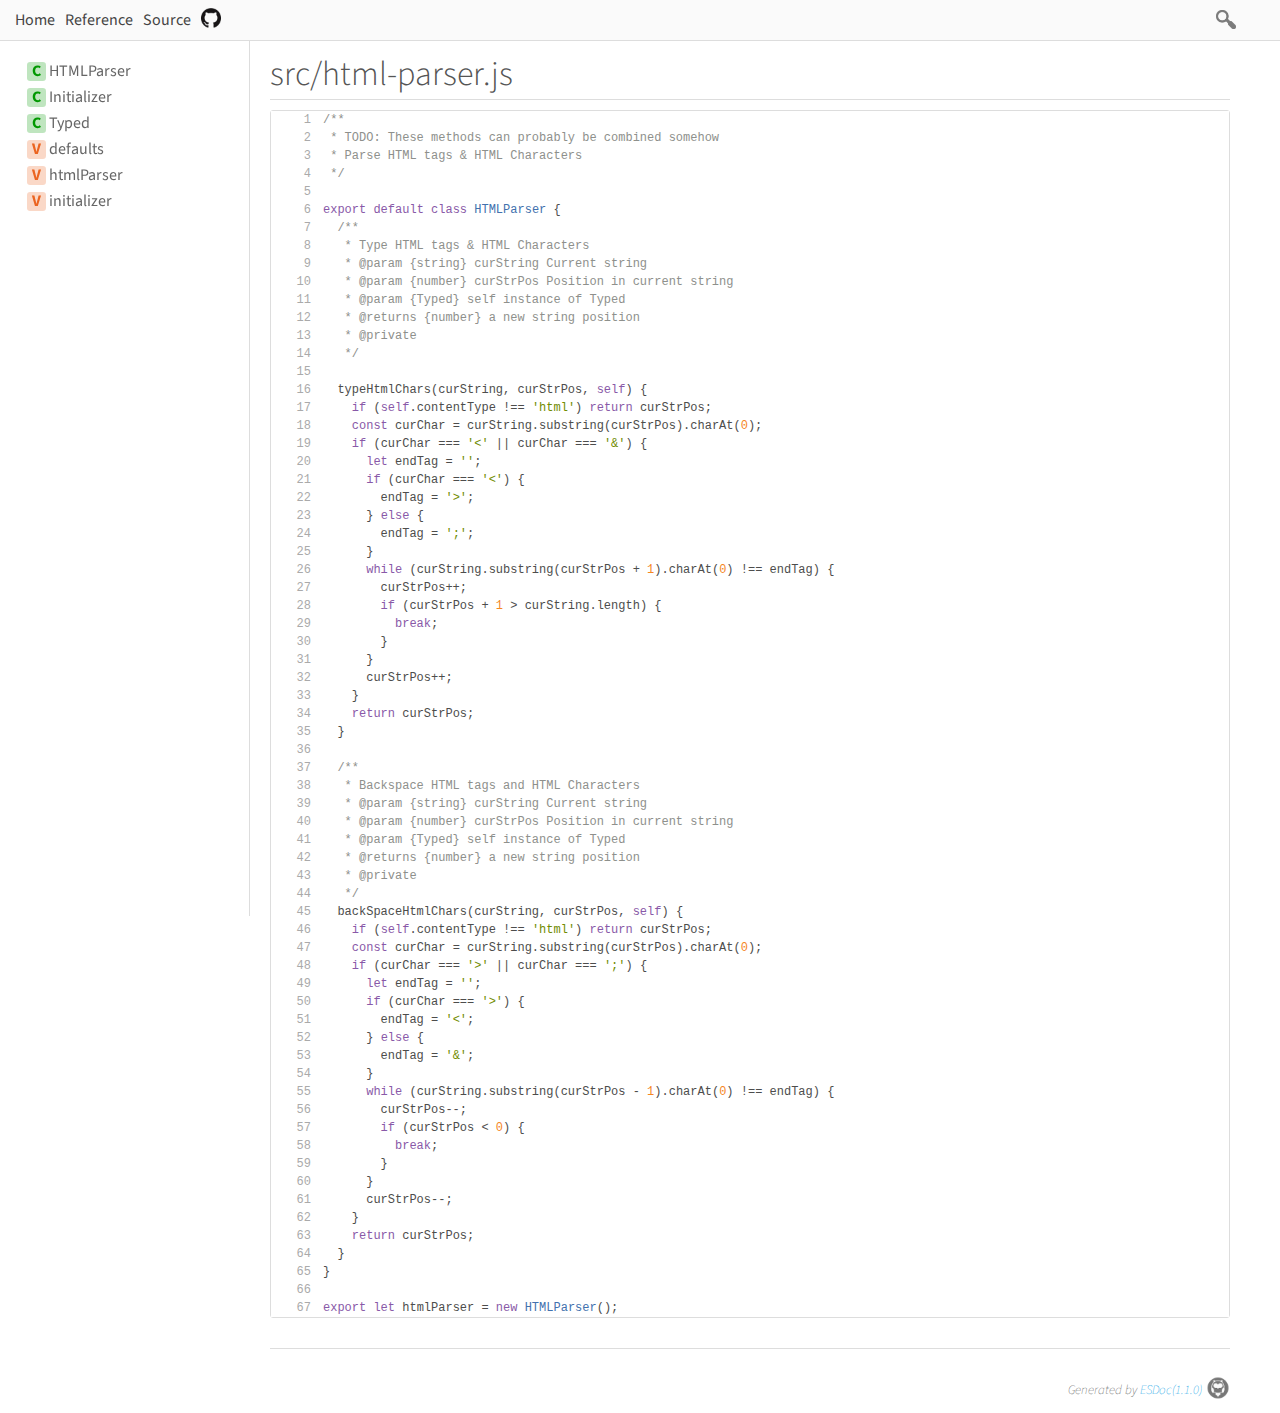
<file: Portfolio/assets/typed.js-main/docs/file/src/html-parser.js.html>
<!DOCTYPE html>
<html>
<head>
  <meta charset="utf-8">
  <base data-ice="baseUrl" href="../../">
  <title data-ice="title">src/html-parser.js | typed.js</title>
  <link type="text/css" rel="stylesheet" href="css/style.css">
  <link type="text/css" rel="stylesheet" href="css/prettify-tomorrow.css">
  <script src="script/prettify/prettify.js"></script>
  <script src="script/manual.js"></script>
<meta name="description" content="A JavaScript Typing Animation Library"><meta property="twitter:card" content="summary"><meta property="twitter:title" content="typed.js"><meta property="twitter:description" content="A JavaScript Typing Animation Library"></head>
<body class="layout-container" data-ice="rootContainer">

<header>
  <a href="./">Home</a>
  
  <a href="identifiers.html">Reference</a>
  <a href="source.html">Source</a>
  
  <div class="search-box">
  <span>
    <img src="./image/search.png">
    <span class="search-input-edge"></span><input class="search-input"><span class="search-input-edge"></span>
  </span>
    <ul class="search-result"></ul>
  </div>
<a style="position:relative; top:3px;" href="https://github.com/mattboldt/typed.js"><img width="20px" src="./image/github.png"></a></header>

<nav class="navigation" data-ice="nav"><div>
  <ul>
    
  <li data-ice="doc"><span data-ice="kind" class="kind-class">C</span><span data-ice="name"><span><a href="class/src/html-parser.js~HTMLParser.html">HTMLParser</a></span></span></li>
<li data-ice="doc"><span data-ice="kind" class="kind-class">C</span><span data-ice="name"><span><a href="class/src/initializer.js~Initializer.html">Initializer</a></span></span></li>
<li data-ice="doc"><span data-ice="kind" class="kind-class">C</span><span data-ice="name"><span><a href="class/src/typed.js~Typed.html">Typed</a></span></span></li>
<li data-ice="doc"><span data-ice="kind" class="kind-variable">V</span><span data-ice="name"><span><a href="variable/index.html#static-variable-defaults">defaults</a></span></span></li>
<li data-ice="doc"><span data-ice="kind" class="kind-variable">V</span><span data-ice="name"><span><a href="variable/index.html#static-variable-htmlParser">htmlParser</a></span></span></li>
<li data-ice="doc"><span data-ice="kind" class="kind-variable">V</span><span data-ice="name"><span><a href="variable/index.html#static-variable-initializer">initializer</a></span></span></li>
</ul>
</div>
</nav>

<div class="content" data-ice="content"><h1 data-ice="title">src/html-parser.js</h1>
<pre class="source-code line-number raw-source-code"><code class="prettyprint linenums" data-ice="content">/**
 * TODO: These methods can probably be combined somehow
 * Parse HTML tags &amp; HTML Characters
 */

export default class HTMLParser {
  /**
   * Type HTML tags &amp; HTML Characters
   * @param {string} curString Current string
   * @param {number} curStrPos Position in current string
   * @param {Typed} self instance of Typed
   * @returns {number} a new string position
   * @private
   */

  typeHtmlChars(curString, curStrPos, self) {
    if (self.contentType !== &apos;html&apos;) return curStrPos;
    const curChar = curString.substring(curStrPos).charAt(0);
    if (curChar === &apos;&lt;&apos; || curChar === &apos;&amp;&apos;) {
      let endTag = &apos;&apos;;
      if (curChar === &apos;&lt;&apos;) {
        endTag = &apos;&gt;&apos;;
      } else {
        endTag = &apos;;&apos;;
      }
      while (curString.substring(curStrPos + 1).charAt(0) !== endTag) {
        curStrPos++;
        if (curStrPos + 1 &gt; curString.length) {
          break;
        }
      }
      curStrPos++;
    }
    return curStrPos;
  }

  /**
   * Backspace HTML tags and HTML Characters
   * @param {string} curString Current string
   * @param {number} curStrPos Position in current string
   * @param {Typed} self instance of Typed
   * @returns {number} a new string position
   * @private
   */
  backSpaceHtmlChars(curString, curStrPos, self) {
    if (self.contentType !== &apos;html&apos;) return curStrPos;
    const curChar = curString.substring(curStrPos).charAt(0);
    if (curChar === &apos;&gt;&apos; || curChar === &apos;;&apos;) {
      let endTag = &apos;&apos;;
      if (curChar === &apos;&gt;&apos;) {
        endTag = &apos;&lt;&apos;;
      } else {
        endTag = &apos;&amp;&apos;;
      }
      while (curString.substring(curStrPos - 1).charAt(0) !== endTag) {
        curStrPos--;
        if (curStrPos &lt; 0) {
          break;
        }
      }
      curStrPos--;
    }
    return curStrPos;
  }
}

export let htmlParser = new HTMLParser();
</code></pre>

</div>

<footer class="footer">
  Generated by <a href="https://esdoc.org">ESDoc<span data-ice="esdocVersion">(1.1.0)</span><img src="./image/esdoc-logo-mini-black.png"></a>
</footer>

<script src="script/search_index.js"></script>
<script src="script/search.js"></script>
<script src="script/pretty-print.js"></script>
<script src="script/inherited-summary.js"></script>
<script src="script/test-summary.js"></script>
<script src="script/inner-link.js"></script>
<script src="script/patch-for-local.js"></script>
</body>
</html>
</file>
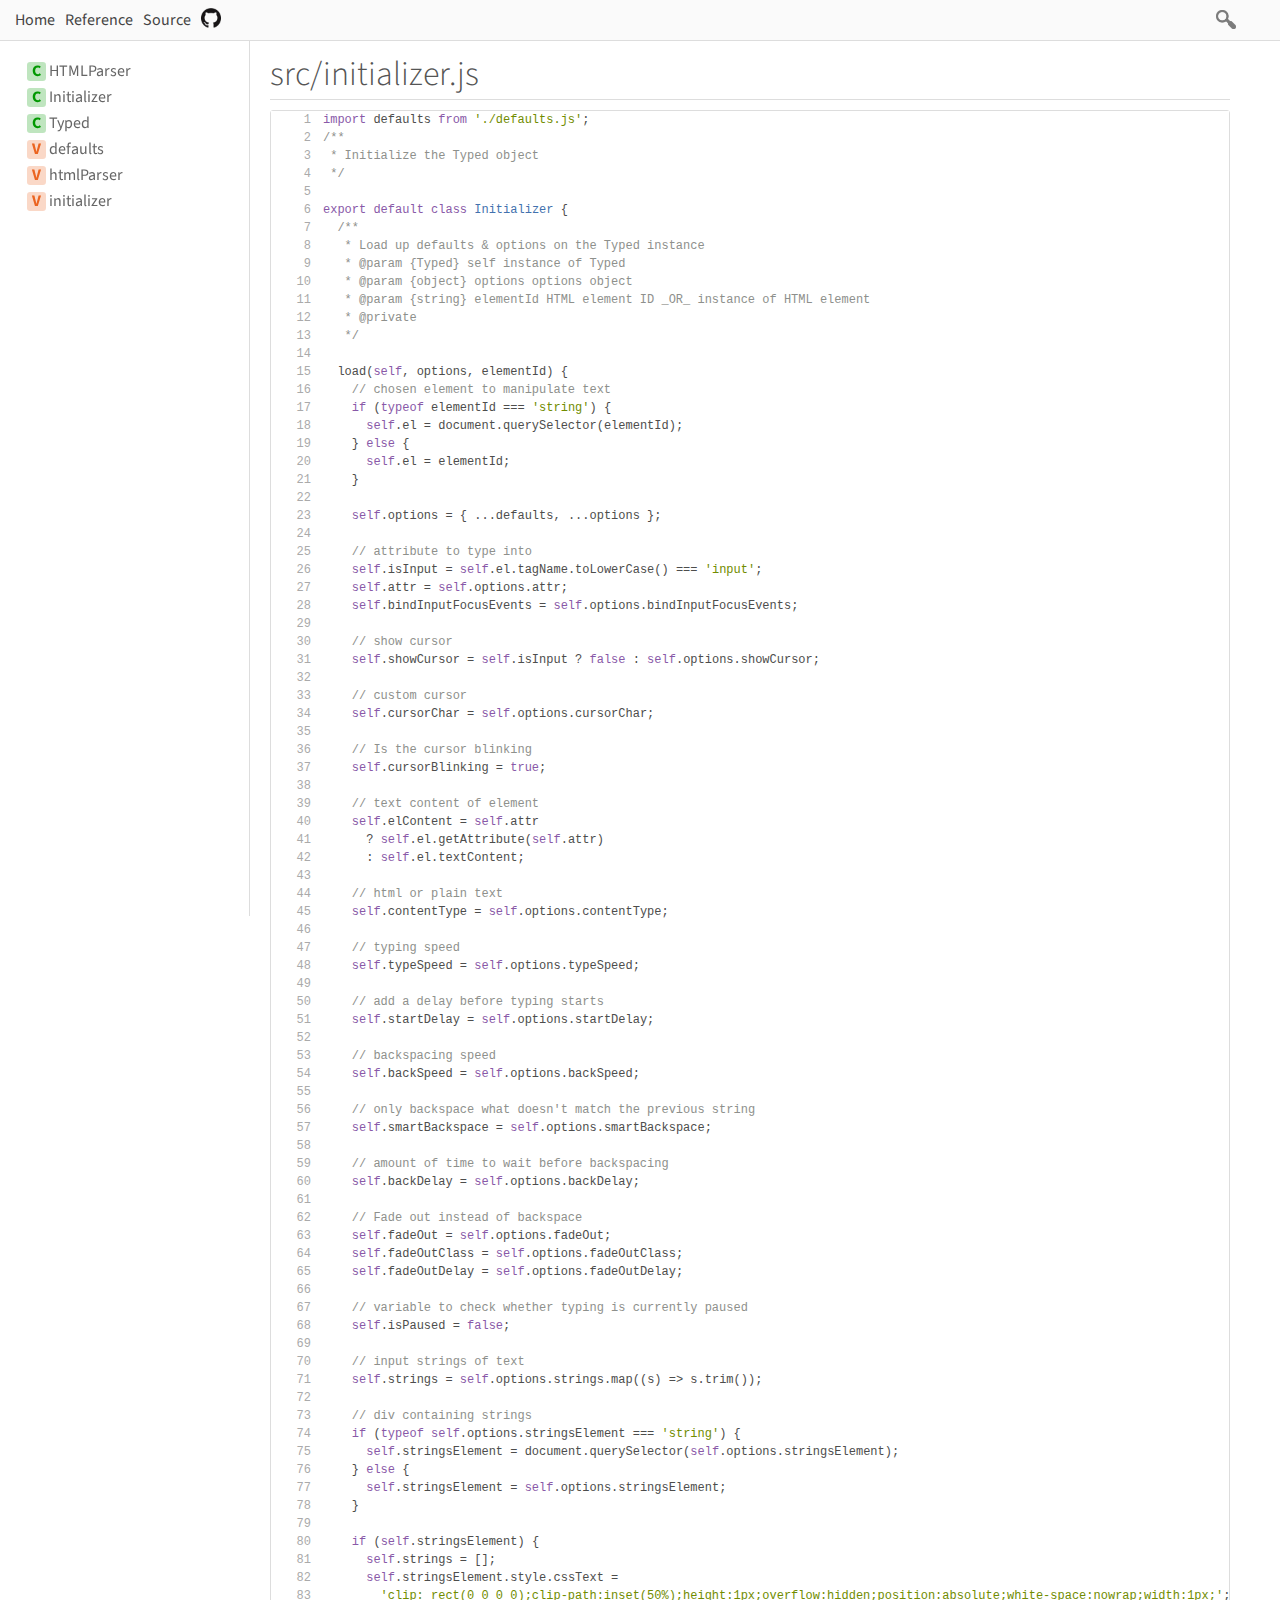
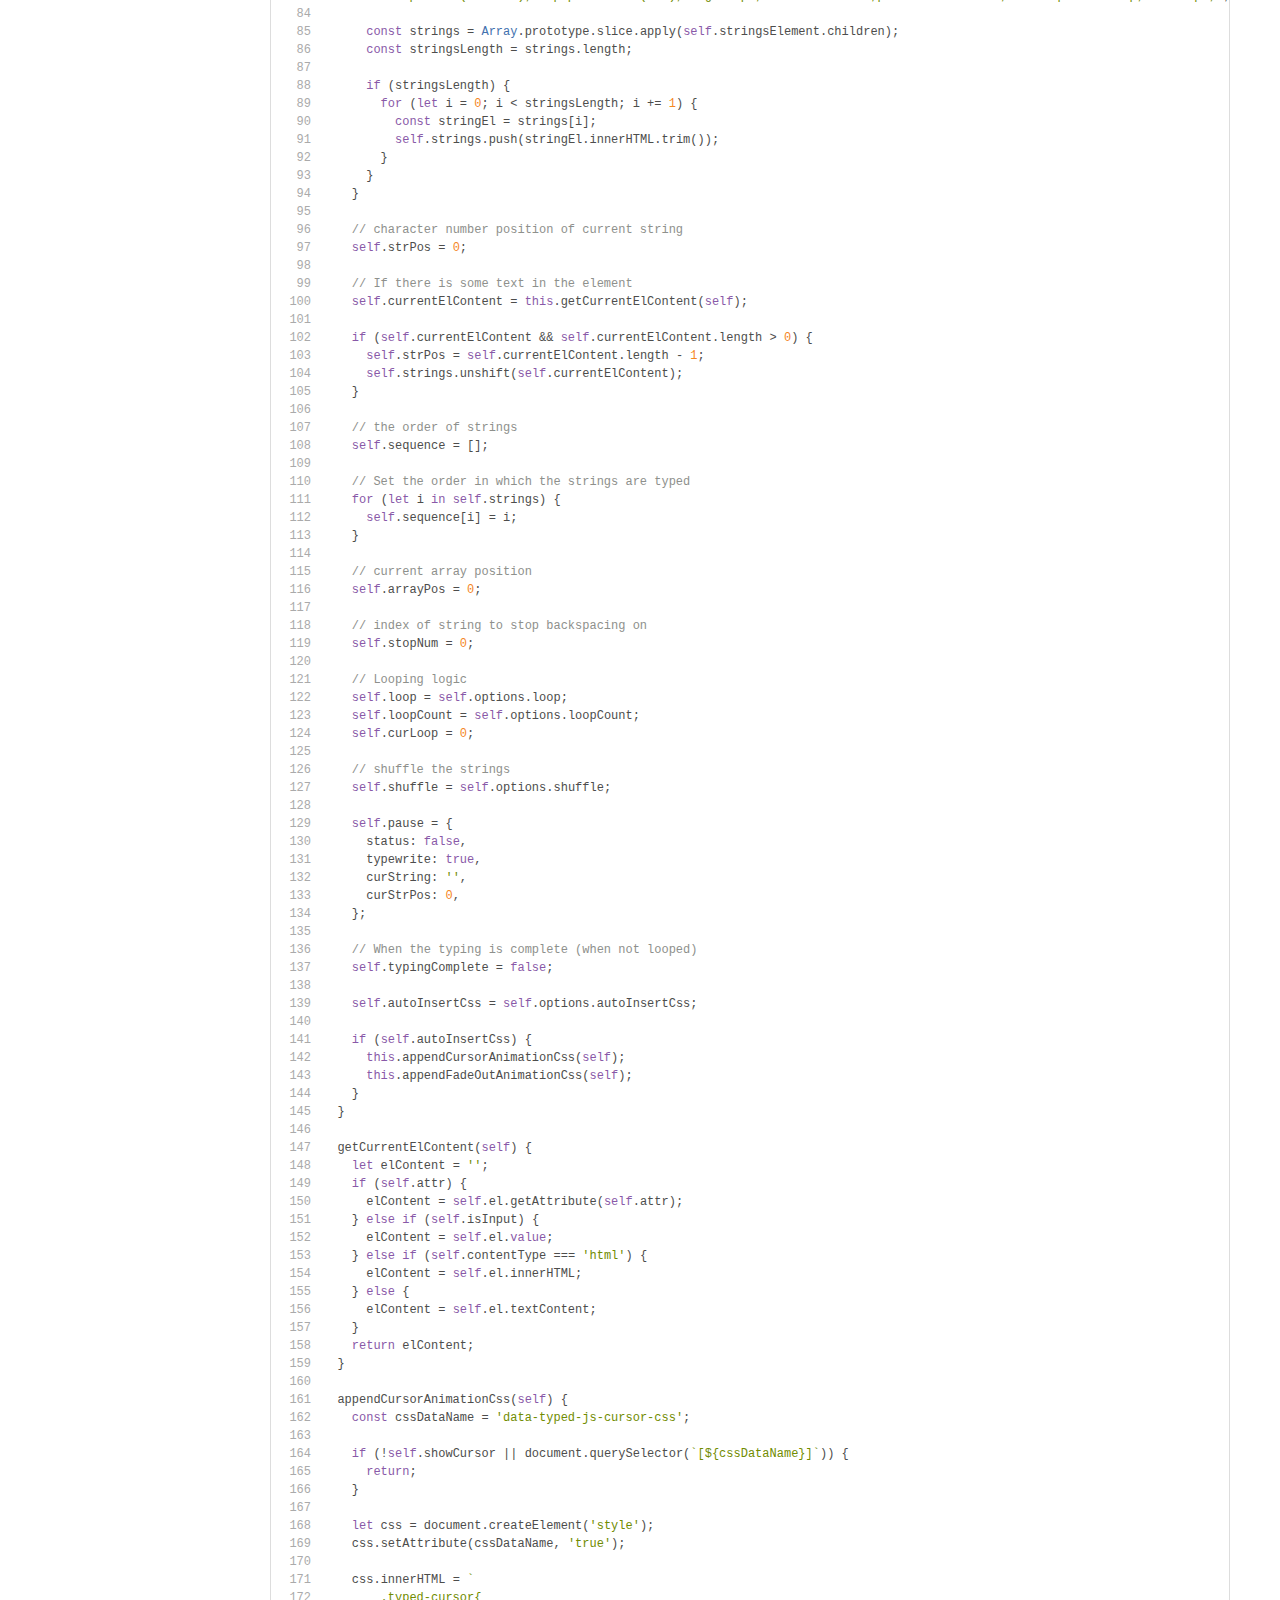
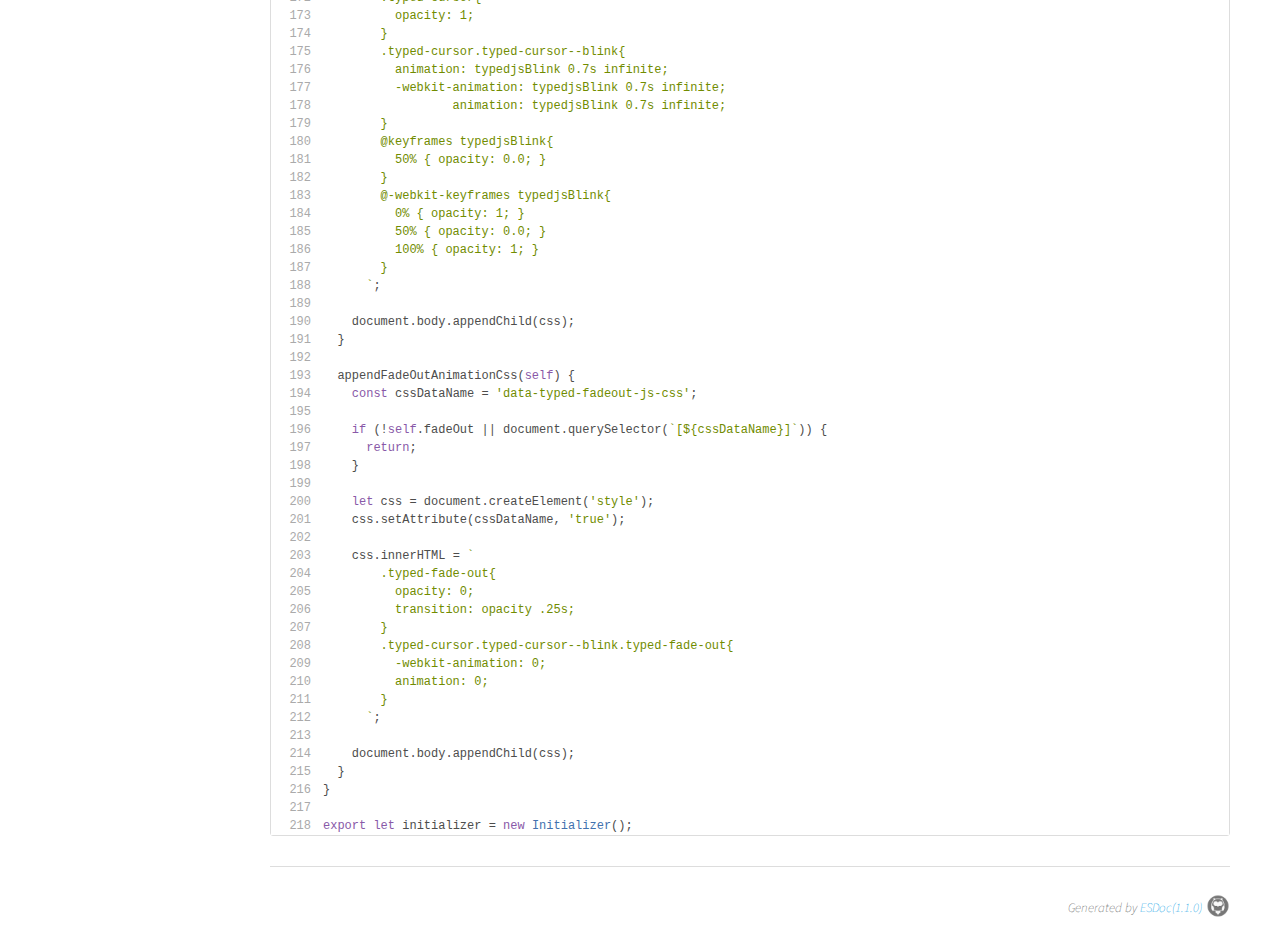
<file: Portfolio/assets/typed.js-main/docs/file/src/initializer.js.html>
<!DOCTYPE html>
<html>
<head>
  <meta charset="utf-8">
  <base data-ice="baseUrl" href="../../">
  <title data-ice="title">src/initializer.js | typed.js</title>
  <link type="text/css" rel="stylesheet" href="css/style.css">
  <link type="text/css" rel="stylesheet" href="css/prettify-tomorrow.css">
  <script src="script/prettify/prettify.js"></script>
  <script src="script/manual.js"></script>
<meta name="description" content="A JavaScript Typing Animation Library"><meta property="twitter:card" content="summary"><meta property="twitter:title" content="typed.js"><meta property="twitter:description" content="A JavaScript Typing Animation Library"></head>
<body class="layout-container" data-ice="rootContainer">

<header>
  <a href="./">Home</a>
  
  <a href="identifiers.html">Reference</a>
  <a href="source.html">Source</a>
  
  <div class="search-box">
  <span>
    <img src="./image/search.png">
    <span class="search-input-edge"></span><input class="search-input"><span class="search-input-edge"></span>
  </span>
    <ul class="search-result"></ul>
  </div>
<a style="position:relative; top:3px;" href="https://github.com/mattboldt/typed.js"><img width="20px" src="./image/github.png"></a></header>

<nav class="navigation" data-ice="nav"><div>
  <ul>
    
  <li data-ice="doc"><span data-ice="kind" class="kind-class">C</span><span data-ice="name"><span><a href="class/src/html-parser.js~HTMLParser.html">HTMLParser</a></span></span></li>
<li data-ice="doc"><span data-ice="kind" class="kind-class">C</span><span data-ice="name"><span><a href="class/src/initializer.js~Initializer.html">Initializer</a></span></span></li>
<li data-ice="doc"><span data-ice="kind" class="kind-class">C</span><span data-ice="name"><span><a href="class/src/typed.js~Typed.html">Typed</a></span></span></li>
<li data-ice="doc"><span data-ice="kind" class="kind-variable">V</span><span data-ice="name"><span><a href="variable/index.html#static-variable-defaults">defaults</a></span></span></li>
<li data-ice="doc"><span data-ice="kind" class="kind-variable">V</span><span data-ice="name"><span><a href="variable/index.html#static-variable-htmlParser">htmlParser</a></span></span></li>
<li data-ice="doc"><span data-ice="kind" class="kind-variable">V</span><span data-ice="name"><span><a href="variable/index.html#static-variable-initializer">initializer</a></span></span></li>
</ul>
</div>
</nav>

<div class="content" data-ice="content"><h1 data-ice="title">src/initializer.js</h1>
<pre class="source-code line-number raw-source-code"><code class="prettyprint linenums" data-ice="content">import defaults from &apos;./defaults.js&apos;;
/**
 * Initialize the Typed object
 */

export default class Initializer {
  /**
   * Load up defaults &amp; options on the Typed instance
   * @param {Typed} self instance of Typed
   * @param {object} options options object
   * @param {string} elementId HTML element ID _OR_ instance of HTML element
   * @private
   */

  load(self, options, elementId) {
    // chosen element to manipulate text
    if (typeof elementId === &apos;string&apos;) {
      self.el = document.querySelector(elementId);
    } else {
      self.el = elementId;
    }

    self.options = { ...defaults, ...options };

    // attribute to type into
    self.isInput = self.el.tagName.toLowerCase() === &apos;input&apos;;
    self.attr = self.options.attr;
    self.bindInputFocusEvents = self.options.bindInputFocusEvents;

    // show cursor
    self.showCursor = self.isInput ? false : self.options.showCursor;

    // custom cursor
    self.cursorChar = self.options.cursorChar;

    // Is the cursor blinking
    self.cursorBlinking = true;

    // text content of element
    self.elContent = self.attr
      ? self.el.getAttribute(self.attr)
      : self.el.textContent;

    // html or plain text
    self.contentType = self.options.contentType;

    // typing speed
    self.typeSpeed = self.options.typeSpeed;

    // add a delay before typing starts
    self.startDelay = self.options.startDelay;

    // backspacing speed
    self.backSpeed = self.options.backSpeed;

    // only backspace what doesn&apos;t match the previous string
    self.smartBackspace = self.options.smartBackspace;

    // amount of time to wait before backspacing
    self.backDelay = self.options.backDelay;

    // Fade out instead of backspace
    self.fadeOut = self.options.fadeOut;
    self.fadeOutClass = self.options.fadeOutClass;
    self.fadeOutDelay = self.options.fadeOutDelay;

    // variable to check whether typing is currently paused
    self.isPaused = false;

    // input strings of text
    self.strings = self.options.strings.map((s) =&gt; s.trim());

    // div containing strings
    if (typeof self.options.stringsElement === &apos;string&apos;) {
      self.stringsElement = document.querySelector(self.options.stringsElement);
    } else {
      self.stringsElement = self.options.stringsElement;
    }

    if (self.stringsElement) {
      self.strings = [];
      self.stringsElement.style.cssText =
        &apos;clip: rect(0 0 0 0);clip-path:inset(50%);height:1px;overflow:hidden;position:absolute;white-space:nowrap;width:1px;&apos;;

      const strings = Array.prototype.slice.apply(self.stringsElement.children);
      const stringsLength = strings.length;

      if (stringsLength) {
        for (let i = 0; i &lt; stringsLength; i += 1) {
          const stringEl = strings[i];
          self.strings.push(stringEl.innerHTML.trim());
        }
      }
    }

    // character number position of current string
    self.strPos = 0;

    // If there is some text in the element
    self.currentElContent = this.getCurrentElContent(self);

    if (self.currentElContent &amp;&amp; self.currentElContent.length &gt; 0) {
      self.strPos = self.currentElContent.length - 1;
      self.strings.unshift(self.currentElContent);
    }

    // the order of strings
    self.sequence = [];

    // Set the order in which the strings are typed
    for (let i in self.strings) {
      self.sequence[i] = i;
    }

    // current array position
    self.arrayPos = 0;

    // index of string to stop backspacing on
    self.stopNum = 0;

    // Looping logic
    self.loop = self.options.loop;
    self.loopCount = self.options.loopCount;
    self.curLoop = 0;

    // shuffle the strings
    self.shuffle = self.options.shuffle;

    self.pause = {
      status: false,
      typewrite: true,
      curString: &apos;&apos;,
      curStrPos: 0,
    };

    // When the typing is complete (when not looped)
    self.typingComplete = false;

    self.autoInsertCss = self.options.autoInsertCss;

    if (self.autoInsertCss) {
      this.appendCursorAnimationCss(self);
      this.appendFadeOutAnimationCss(self);
    }
  }

  getCurrentElContent(self) {
    let elContent = &apos;&apos;;
    if (self.attr) {
      elContent = self.el.getAttribute(self.attr);
    } else if (self.isInput) {
      elContent = self.el.value;
    } else if (self.contentType === &apos;html&apos;) {
      elContent = self.el.innerHTML;
    } else {
      elContent = self.el.textContent;
    }
    return elContent;
  }

  appendCursorAnimationCss(self) {
    const cssDataName = &apos;data-typed-js-cursor-css&apos;;

    if (!self.showCursor || document.querySelector(`[${cssDataName}]`)) {
      return;
    }

    let css = document.createElement(&apos;style&apos;);
    css.setAttribute(cssDataName, &apos;true&apos;);

    css.innerHTML = `
        .typed-cursor{
          opacity: 1;
        }
        .typed-cursor.typed-cursor--blink{
          animation: typedjsBlink 0.7s infinite;
          -webkit-animation: typedjsBlink 0.7s infinite;
                  animation: typedjsBlink 0.7s infinite;
        }
        @keyframes typedjsBlink{
          50% { opacity: 0.0; }
        }
        @-webkit-keyframes typedjsBlink{
          0% { opacity: 1; }
          50% { opacity: 0.0; }
          100% { opacity: 1; }
        }
      `;

    document.body.appendChild(css);
  }

  appendFadeOutAnimationCss(self) {
    const cssDataName = &apos;data-typed-fadeout-js-css&apos;;

    if (!self.fadeOut || document.querySelector(`[${cssDataName}]`)) {
      return;
    }

    let css = document.createElement(&apos;style&apos;);
    css.setAttribute(cssDataName, &apos;true&apos;);

    css.innerHTML = `
        .typed-fade-out{
          opacity: 0;
          transition: opacity .25s;
        }
        .typed-cursor.typed-cursor--blink.typed-fade-out{
          -webkit-animation: 0;
          animation: 0;
        }
      `;

    document.body.appendChild(css);
  }
}

export let initializer = new Initializer();
</code></pre>

</div>

<footer class="footer">
  Generated by <a href="https://esdoc.org">ESDoc<span data-ice="esdocVersion">(1.1.0)</span><img src="./image/esdoc-logo-mini-black.png"></a>
</footer>

<script src="script/search_index.js"></script>
<script src="script/search.js"></script>
<script src="script/pretty-print.js"></script>
<script src="script/inherited-summary.js"></script>
<script src="script/test-summary.js"></script>
<script src="script/inner-link.js"></script>
<script src="script/patch-for-local.js"></script>
</body>
</html>
</file>
<file: Portfolio/style.css>
* {
  margin: 0;
  padding: 0;
  box-sizing: border-box;
  text-decoration: none;
  border: none;
  outline: none;
}
:root {
  --color-primary: #6b69d6;
  --color-bg: #1b1b42;
  --color-bg2: #4f4d9e;
  --color-bg3: #4e4d9e50;
  --color-white: #ffffff;
  --color-light: #f5f5f5;

  --transition: 0.4s ease;
}
html {
  font-family: "segoe UI", "Segoe UI", Tahoma, Geneva, Verdana, sans-serif;
  scroll-behavior: smooth;
}
body {
  background: var(--color-bg);
  color: var(--color-light);
}
h1 {
  font-size: 60px;
}
h2 {
  font-size: 2rem;
}
h3 {
  font-size: 1.6rem;
}
h4 {
  font-size: 1.1rem;
}
h5 {
  font-size: 0.95rem;
}
h1,
h2,
h3,
h4,
h5 {
  color: var(--color-white);
  line-height: 1.1;
}
a {
  color: var(--color-white);
  transition: var(--transition);
}
section {
  padding: 8rem 0;
}
section > h2 {
  text-align: center;
}
section > p {
  text-align: center;
  width: 40%;
  margin: 0.5rem auto 4rem;
}
p {
  line-height: 150%;
  font-size: 17px;
}
img {
  display: block;
  width: 100%;
  object-fit: cover;
}
.btn {
  display: inline-block;
  width: fit-content;
  padding: 16px 32px;
  border: 2px solid transparent;
  cursor: pointer;
  background: var(--color-primary);
  color: var(--color-white);
  border-radius: 1rem;
  font-size: 18px;
  transition: var(--transition);
}
.btn:hover {
  background: transparent;
  border-color: var(--color-white);
  transform: translateY(-0.5rem);
}
.btn-white {
  background: transparent;
  border-color: var(--color-white);
}
.btn-white:hover {
  background: var(--color-white);
  color: var(--color-bg);
}
.btn-sm {
  padding: 10px 20px;
  font-size: 17px;
}

/* ........Card......... */
.card {
  background: var(--color-bg3);
  padding: 1.3rem;
  border: 2px solid transparent;
  border-radius: 1.2rem;
  transition: var(--transition);
}
.card:hover {
  background: transparent;
  border-color: var(--color-white);
  transform: translateY(-0.5rem);
}
.card-primary {
  background: transparent;
  border-color: var(--color-white);
}
.card-primary:hover {
  background: var(--color-primary);
}
.container {
  max-width: 1420px;
  width: 90%;
  margin: 0 auto;
}
nav {
  height: 5rem;
  width: 100%;
  display: flex;
  align-items: center;
  position: fixed;
  top: 0;
  left: 0;
  z-index: 10;
}
.nav-scroll {
  background: var(--color-primary);
  box-shadow: 0 0 1rem rgba(0, 0, 0, 0.4);
}
.nav-container {
  display: flex;
  align-items: center;
  justify-content: space-between;
}
.menu-button {
  display: none;
}
.nav-links {
  display: flex;
  align-items: center;
  gap: 4rem;
}
.nav-links li a {
  color: var(--color-white);
  font-size: 17px;
  transition: var(--transition);
}
.nav-links li a:hover {
  transform: translateY(-0.5rem);
}
.menu-bar {
  display: none;
}
/* .......Start Header Section......... */
header {
  height: 100vh;
  width: 100%;
  overflow: hidden;
  display: grid;
  align-items: center;
}
.header-container {
  display: grid;
  grid-template-columns: auto 450px;
  align-items: center;
  height: 100%;
  padding-top: 2.5rem;
  gap: 2%;
  position: relative;
}
.header-container::after {
  content: "";
  width: 1000%;
  right: -981%;
  position: absolute;
  background: var(--color-bg2);
  height: 100%;
  z-index: -1;
}
.header-left {
  margin: 1rem 0;
}
.typed-text {
  background: var(--color-primary);
  border-bottom: 4px solid var(--color-white);
}
.header-left p {
  font-size: 19px;
  width: 94%;
  margin: 0.5rem 0 2rem;
}
.header-right {
  position: relative;
  display: flex;
  align-items: center;
  justify-content: center;
  width: 100%;
  height: 450px;
}
.hero-image {
  position: absolute;
  width: 80%;
  height: 80%;
  background: var(--color-primary);
  border-radius: 50%;
  overflow: hidden;
  display: flex;
}
.hero-image img {
  position: relative;
  top: 0.5rem;
}
.round {
  width: 100%;
  height: 100%;
  position: absolute;
  border-color: var(--color-white) transparent;
  border-style: solid;
  border-radius: 50%;
  border-width: 4px 4px 0px 0px;
  animation: RoundAni infinite linear 10s;
}
@keyframes RoundAni {
  to {
    transform: rotate(360deg);
  }
}
.moon {
  width: 2rem;
  height: 2rem;
  background: var(--color-white);
  border-radius: 50%;
  position: absolute;
  right: 60px;
  top: 40px;
  box-shadow: 0 0 1rem var(--color-primary);
}
.Social-links {
  position: absolute;
  bottom: 2rem;
  display: flex;
  align-items: center;
  gap: 2rem;
}
.Social-links a {
  font-size: 1.2rem;
  color: var(--color-white);
  transition: var(--transition);
}
.Social-links a:hover {
  color: var(--color-primary);
  transform: translateY(-0.5rem);
}
.HireMe {
  position: absolute;
  bottom: 2rem;
  text-decoration: underline;
  right: 0;
  font-size: 17px;
  transition: var(--transition);
}
.HireMe:hover {
  transform: translateY(-0.5rem);
  color: var(--color-primary);
}
/* ..................Start About Section ................ */
#About {
  background: var(--color-bg3);
}
.about-container {
  width: 70%;
}
.about-cards {
  display: grid;
  grid-template-columns: repeat(3, 1fr);
  text-align: center;
  gap: 4px;
}
.about-card {
  display: flex;
  flex-direction: column;
  gap: 0.8rem;
}
.about-card span {
  padding: 0.8rem;
  width: fit-content;
  margin: 0 auto;
  font-size: 1.1rem;
  display: flex;
  border-radius: 0.4rem;
}
.about-card:hover span {
  background: var(--color-bg3);
}
.about-container h3 {
  margin-top: 2rem;
  margin-bottom: 1rem;
}
.about-container p {
  margin-bottom: 2rem;
}
/* ...............Start Skills Section.............. */
.skills-container {
  display: grid;
  grid-template-columns: 40% auto;
  gap: 4%;
}
.skills-left {
  display: grid;
  grid-template-columns: 1fr;
  gap: 4%;
}
.skill-card {
  display: flex;
  align-items: center;
  flex-direction: column;
  gap: 0.8rem;
  text-align: center;
}
.skill-card span {
  font-size: 2rem;
}
.skills-right {
  display: flex;
  flex-direction: column;
  gap: 3rem;
}
.progess {
  position: relative;
}
.progess h5:nth-child(2) {
  position: absolute;
  right: 0;
  top: 0;
}
.progess h5 {
  display: flex;
  align-items: center;
  gap: 0.8rem;
}
.progess h5 i {
  font-size: 1.4rem;
}
.out-row {
  width: 100%;
  height: 0.7rem;
  background: var(--color-white);
  margin-top: 1rem;
}
.inner-row {
  width: 100%;
  background: var(--color-primary);
  height: 100%;
}
.progess:nth-child(2) .inner-row {
  width: 70% !important;
}
.progess:nth-child(3) .inner-row {
  width: 75% !important;
}
.progess:nth-child(4) .inner-row {
  width: 60% !important;
}
.progess:nth-child(5) .inner-row {
  width: 80% !important;
}
/* ...............End Skills Section.............. */

/* ...............Start Services Section.............. */
#Services {
  background: var(--color-bg3);
}
.services-container {
  display: grid;
  grid-template-columns: repeat(3, 1fr);
  gap: 3%;
}
.services-card {
  display: flex;
  flex-direction: column;
  gap: 0.8rem;
  text-align: center;
}
.services-card span {
  font-size: 1.6rem;
}
/* ...............End Services Section.............. */

/* ...............Start Portfolio Section.............. */
.portfolio-tabs {
  margin-bottom: 3rem;
  display: flex;
  align-items: center;
  justify-content: center;
  flex-wrap: wrap;
  gap: 3rem;
}
.tab-active {
  background: var(--color-white);
  color: var(--color-bg);
}
.portfolio-projects {
  display: grid;
  grid-template-columns: repeat(3, 1fr);
  gap: 3%;
}
.project {
  display: flex;
  flex-direction: column;
  gap: 0.8rem;
  animation: projectAni var(--transition);
}
@keyframes projectAni {
  0% {
    transform: scale(0);
  }
  100% {
    transform: scale(1);
  }
}
.project img {
  border-radius: 0.8rem;
}
.project-action-aria {
  display: flex;
  gap: 1rem;
  align-items: center;
}
/* ...............End Portfolio Section.............. */

/* ...............Start Testimonial Section.............. */
/* #Testimonial {
  background: var(--color-bg3);
}
.slide-wrapper {
  padding-top: 2rem;
}
.slide {
  width: 100%;
  position: relative;
  user-select: none;
  margin-bottom: 3rem;
}
.slide img {
  width: 3rem;
  height: 3rem;
  border-radius: 50%;
  border: 2px solid var(--color-white);
  margin-bottom: 0.8rem;
  position: absolute;
  left: 0;
  top: -2rem;
}
.slide p {
  margin-top: 1rem;
} */
/* ...............End Testimonial Section.............. */

/* ...............Start Contact Section.............. */
.container-contact {
  width: 60%;
  display: grid;
  grid-template-columns: 8rem auto;
  gap: 3%;
}
.contact-left {
  display: flex;
  align-items: center;
  gap: 1rem;
  flex-direction: column;
}
.contact-left a {
  font-size: 1.6rem;
}
form input,
textarea {
  width: 100%;
  padding: 1.4rem;
  background: transparent;
  border: 2px solid var(--color-white);
  border-radius: 0.8rem;
  margin-bottom: 1rem;
  font-size: 16px;
  color: var(--color-white);
  resize: none;
}
form input::placeholder,
textarea::placeholder {
  color: var(--color-white);
}
/* ...............End Contact Section.............. */
/* ...............Start Footer Section.............. */
footer {
  background: var(--color-bg2);
  height: 5rem;
  display: flex;
  align-items: center;
  justify-content: center;
  text-align: center;
}
/* ...............End Footer Section.............. */

/* ...............Start Media Scrin.............. */
/* Max-Width:1200px */
@media (max-width: 1200px) {
  h1 {
    font-size: 46px;
  }
}
/* Max-Width:1024px */
@media (max-width: 1024px) {
  section > p {
    width: 60%;
  }
  /* .........Start Nav........ */
  nav {
    background: var(--color-primary);
  }
  .nav-links {
    display: none;
  }
  .menu-button {
    display: inline-block;
    background: transparent;
    color: var(--color-white);
    font-size: 1.6rem;
  }
  .menu-bar {
    display: flex;
    position: fixed;
    bottom: 0;
    width: 100%;
    height: 5rem;
    align-items: center;
    justify-content: center;
    background: var(--color-primary);
    z-index: 2;
    transition: var(--transition);
  }
  .menu-none {
    bottom: -100%;
    transition: var(--transition);
  }
  .menubar-container {
    display: flex;
    align-items: center;
    flex-wrap: wrap;
    gap: 4rem;
    justify-content: center;
  }
  .menubar-container a {
    font-size: 1.6rem;
    transition: var(--transition);
  }
  .menubar-container a:hover {
    transform: scale(1.2);
  }
  /* .........Start Header........ */
  header {
    height: 90vh;
  }
  .header-container {
    grid-template-columns: 1fr;
    padding: 0;
    padding-bottom: 5rem;
    text-align: center;
  }
  .header-container::after {
    right: -951%;
  }
  .header-right {
    width: 400px;
    height: 400px;
    margin: 0 auto;
    grid-row: 1;
    padding-top: 12rem;
  }
  .moon {
    right: 45px;
  }
  /* ..........Start About........... */
  .about-container {
    width: 80%;
  }
  .about-cards {
    gap: 2%;
  }
  /* ..........Start Services.......... */
  .services-container {
    grid-template-columns: 1fr 1fr;
  }
  /* ..........Start Portfolio.......... */
  .portfolio-projects {
    grid-template-columns: 1fr 1fr;
  }
  /* ..........Start Contact.......... */
  .container-contact {
    width: 70%;
  }
}
/* Max-Width:600px */
@media (max-width: 600px) {
  h1 {
    font-size: 36px;
  }
  h2 {
    font-size: 1.6rem;
  }
  h3 {
    font-size: 1.3rem;
  }
  p {
    font-size: 16px;
  }
  .btn {
    padding: 12px 26px;
  }
  /* ...........Start Nav.......... */
  nav{
    height: 4rem;
  }
  .logo h3{
    font-size: 1.5rem;
  }
  .menu-button{
    font-size: 1.5rem;
  }
  /* ...........Start Menubar.......... */
  .menu-bar{
    height: 4rem;
  }
  .menubar-container{
    gap: 1rem;
    justify-content: space-between;
  }
  .menubar-container a{
    font-size: 1.3rem;
  }
  /* ...........Start Header.......... */
  .header {
    height: 100vh;
  }
  .header-right {
    height: 280px;
    width: 280px;
  }
  .moon {
    height: 1.5rem;
    width: 1.5rem;
    right: 20px;
    top: 35px;
  }
  .header-container {
    padding: 0;
  }
  .header-container p {
    width: 100%;
  }
  .HireMe {
    display: none;
  }
  .Social-links {
    justify-content: center;
    position: relative;
  }
  .header-left {
    padding-top: 4rem;
  }
  /* ...........Start About.......... */
  .about-container {
    width: 90%;
  }
  .about-cards {
    grid-template-columns: 1fr 1fr;
    gap: 4%;
  }
  /* ...........Start Skills.......... */
  .skills-container {
    grid-template-columns: 1fr;
  }
  .skills-container p {
    margin-top: 2rem;
  }
  /* ...........Start Services.......... */
  .services-container{
    grid-template-columns: 1fr;
  }
  /* ...........Start Portfolio.......... */
  .portfolio-tabs{
    gap: 1rem;
  }
  .portfolio-tabs .btn-sm{
    padding: 8px 18px !important;
  }
  .portfolio-projects{
    grid-template-columns: 1fr;
    gap: 1.4rem;
  }
    /* ...........Start Contact.......... */
    .container-contact{
        width: 90%;
        grid-template-columns: 1fr;
    }
    .contact-left{
        flex-direction: row;
        justify-content: center;
        margin-bottom: 2rem;
    }
}
/* ...............End Media Scrin.............. */
</file>
<file: Portfolio/assets/typed.js-main/docs/css/style.css>
@import url(https://fonts.googleapis.com/css?family=Roboto:400,300,700);
@import url(https://fonts.googleapis.com/css?family=Source+Sans+Pro:400,400italic,600,700);
@import url(./manual.css);
@import url(./source.css);
@import url(./test.css);
@import url(./identifiers.css);
@import url(./github.css);
@import url(./search.css);

* {
  margin: 0;
  padding: 0;
  text-decoration: none;
}

html
{
  font-family: 'Source Sans Pro', 'Roboto', sans-serif;
  overflow: auto;
  /*font-size: 14px;*/
  /*color: #4d4e53;*/
  /*color: rgba(0, 0, 0, .68);*/
  color: #555;
  background-color: #fff;
}

a {
  /*color: #0095dd;*/
  /*color:rgb(37, 138, 175);*/
  color: #039BE5;
}

code a:hover {
  text-decoration: underline;
}

ul, ol {
  padding-left: 20px;
}

ul li {
  list-style: disc;
  margin: 4px 0;
}

ol li {
  margin: 4px 0;
}

h1 {
  margin-bottom: 10px;
  font-size: 34px;
  font-weight: 300;
  border-bottom: solid 1px #ddd;
}

h2 {
  margin-top: 24px;
  margin-bottom: 10px;
  font-size: 20px;
  border-bottom: solid 1px #ddd;
  font-weight: 300;
}

h3 {
  position: relative;
  font-size: 16px;
  margin-bottom: 12px;
  padding: 4px;
  font-weight: 300;
}

details {
  cursor: pointer;
}

del {
  text-decoration: line-through;
}

p {
  margin-bottom: 15px;
  line-height: 1.5;
}

code {
  font-family: "SFMono-Regular", Consolas, "Liberation Mono", Menlo, Courier, monospace;
}

pre > code {
  display: block;
}

pre.prettyprint, pre > code {
  padding: 4px;
  margin: 1em 0;
  background-color: #f5f5f5;
  border-radius: 3px;
}

pre.prettyprint > code {
  margin: 0;
}

p > code,
li > code {
  padding: 0.2em 0.5em;
  margin: 0;
  font-size: 85%;
  background-color: rgba(0,0,0,0.04);
  border-radius: 3px;
}

.code {
  font-family: "SFMono-Regular", Consolas, "Liberation Mono", Menlo, Courier, monospace;
  font-size: 13px;
}

.import-path pre.prettyprint,
.import-path pre.prettyprint code {
  margin: 0;
  padding: 0;
  border: none;
  background: white;
}

.layout-container {
  /*display: flex;*/
  /*flex-direction: row;*/
  /*justify-content: flex-start;*/
  /*align-items: stretch;*/
}

.layout-container > header {
  display: flex;
  height: 40px;
  line-height: 40px;
  font-size: 16px;
  padding: 0 10px;
  margin: 0;
  position: fixed;
  width: 100%;
  z-index: 1;
  background-color: #fafafa;
  top: 0;
  border-bottom: solid 1px #ddd;
}
.layout-container > header > a{
  margin: 0 5px;
  color: #444;
}

.layout-container > header > a.repo-url-github {
  font-size: 0;
  display: inline-block;
  width: 20px;
  height: 38px;
  background: url("../image/github.png") no-repeat center;
  background-size: 20px;
  vertical-align: top;
}

.navigation {
  position: fixed;
  top: 0;
  left: 0;
  box-sizing: border-box;
  width: 250px;
  height: 100%;
  padding-top: 40px;
  padding-left: 15px;
  padding-bottom: 2em;
  margin-top:1em;
  overflow-x: scroll;
  box-shadow: rgba(255, 255, 255, 1) -1px 0 0 inset;
  border-right: 1px solid #ddd;
}

.navigation ul {
  padding: 0;
}

.navigation li {
  list-style: none;
  margin: 4px 0;
  white-space: nowrap;
}

.navigation li a {
  color: #666;
}

.navigation .nav-dir-path {
  display: block;
  margin-top: 0.7em;
  margin-bottom: 0.25em;
  font-weight: 600;
}

.kind-class,
.kind-interface,
.kind-function,
.kind-typedef,
.kind-variable,
.kind-external {
  margin-left: 0.75em;
  width: 1.2em;
  height: 1.2em;
  display: inline-block;
  text-align: center;
  border-radius: 0.2em;
  margin-right: 0.2em;
  font-weight: bold;
  line-height: 1.2em;
}

.kind-class {
  color: #009800;
  background-color: #bfe5bf;
}

.kind-interface {
  color: #fbca04;
  background-color: #fef2c0;
}

.kind-function {
  color: #6b0090;
  background-color: #d6bdde;
}

.kind-variable {
  color: #eb6420;
  background-color: #fad8c7;
}

.kind-typedef {
  color: #db001e;
  background-color: #edbec3;
}

.kind-external {
  color: #0738c3;
  background-color: #bbcbea;
}

.summary span[class^="kind-"] {
  margin-left: 0;
}

h1 .version,
h1 .url a {
  font-size: 14px;
  color: #aaa;
}

.content {
  margin-top: 40px;
  margin-left: 250px;
  padding: 10px 50px 10px 20px;
}

.header-notice {
  font-size: 14px;
  color: #aaa;
  margin: 0;
}

.expression-extends .prettyprint {
  margin-left: 10px;
  background: white;
}

.extends-chain {
  border-bottom: 1px solid#ddd;
  padding-bottom: 10px;
  margin-bottom: 10px;
}

.extends-chain span:nth-of-type(1) {
  padding-left: 10px;
}

.extends-chain > div {
  margin: 5px 0;
}

.description table {
  font-size: 14px;
  border-spacing: 0;
  border: 0;
  border-collapse: collapse;
}

.description thead {
  background: #999;
  color: white;
}

.description table td,
.description table th {
  border: solid 1px #ddd;
  padding: 4px;
  font-weight: normal;
}

.flat-list ul {
  padding-left: 0;
}

.flat-list li {
  display: inline;
  list-style: none;
}

table.summary {
  width: 100%;
  margin: 10px 0;
  border-spacing: 0;
  border: 0;
  border-collapse: collapse;
}

table.summary thead {
  background: #fafafa;
}

table.summary td {
  border: solid 1px #ddd;
  padding: 4px 10px;
}

table.summary tbody td:nth-child(1) {
  text-align: right;
  white-space: nowrap;
  min-width: 64px;
  vertical-align: top;
}

table.summary tbody td:nth-child(2) {
  width: 100%;
  border-right: none;
}

table.summary tbody td:nth-child(3) {
  white-space: nowrap;
  border-left: none;
  vertical-align: top;
}

table.summary td > div:nth-of-type(2) {
  padding-top: 4px;
  padding-left: 15px;
}

table.summary td p {
  margin-bottom: 0;
}

.inherited-summary thead td {
  padding-left: 2px;
}

.inherited-summary thead a {
  color: white;
}

.inherited-summary .summary tbody {
  display: none;
}

.inherited-summary .summary .toggle {
  padding: 0 4px;
  font-size: 12px;
  cursor: pointer;
}
.inherited-summary .summary .toggle.closed:before {
  content: "▶";
}
.inherited-summary .summary .toggle.opened:before {
  content: "▼";
}

.member, .method {
  margin-bottom: 24px;
}

table.params {
  width: 100%;
  margin: 10px 0;
  border-spacing: 0;
  border: 0;
  border-collapse: collapse;
}

table.params thead {
  background: #eee;
  color: #aaa;
}

table.params td {
  padding: 4px;
  border: solid 1px #ddd;
}

table.params td p {
  margin: 0;
}

.content .detail > * {
  margin: 15px 0;
}

.content .detail > h3 {
  color: black;
  background-color: #f0f0f0;
}

.content .detail > div {
  margin-left: 10px;
}

.content .detail > .import-path {
  margin-top: -8px;
}

.content .detail + .detail {
  margin-top: 30px;
}

.content .detail .throw td:first-child {
  padding-right: 10px;
}

.content .detail h4 + :not(pre) {
  padding-left: 0;
  margin-left: 10px;
}

.content .detail h4 + ul li {
  list-style: none;
}

.return-param * {
  display: inline;
}

.argument-params {
  margin-bottom: 20px;
}

.return-type {
  padding-right: 10px;
  font-weight: normal;
}

.return-desc {
  margin-left: 10px;
  margin-top: 4px;
}

.return-desc p {
  margin: 0;
}

.deprecated, .experimental, .instance-docs {
  border-left: solid 5px orange;
  padding-left: 4px;
  margin: 4px 0;
}

tr.listen p,
tr.throw p,
tr.emit p{
  margin-bottom: 10px;
}

.version, .since {
  color: #aaa;
}

h3 .right-info {
  position: absolute;
  right: 4px;
  font-size: 14px;
}

.version + .since:before {
  content: '| ';
}

.see {
  margin-top: 10px;
}

.see h4 {
  margin: 4px 0;
}

.content .detail h4 + .example-doc {
  margin: 6px 0;
}

.example-caption {
  position: relative;
  bottom: -1px;
  display: inline-block;
  padding: 4px;
  font-style: italic;
  background-color: #f5f5f5;
  font-weight: bold;
  border-radius: 3px;
  border-bottom-left-radius: 0;
  border-bottom-right-radius: 0;
}

.example-caption + pre.source-code {
  margin-top: 0;
  border-top-left-radius: 0;
}

footer, .file-footer {
  text-align: right;
  font-style: italic;
  font-weight: 100;
  font-size: 13px;
  margin-right: 50px;
  margin-left: 270px;
  border-top: 1px solid #ddd;
  padding-top: 30px;
  margin-top: 20px;
  padding-bottom: 10px;
}

footer img {
  width: 24px;
  vertical-align: middle;
  padding-left: 4px;
  position: relative;
  top: -3px;
  opacity: 0.6;
}

pre.source-code {
  padding: 4px;
}

pre.raw-source-code > code {
  padding: 0;
  margin: 0;
  font-size: 12px;
  background: #fff;
  border: solid 1px #ddd;
  line-height: 1.5;
}

pre.raw-source-code > code > ol {
  counter-reset:number;
  list-style:none;
  margin:0;
  padding:0;
  overflow: hidden;
}

pre.raw-source-code > code > ol li:before {
  counter-increment: number;
  content: counter(number);
  display: inline-block;
  min-width: 3em;
  color: #aaa;
  text-align: right;
  padding-right: 1em;
}

pre.source-code.line-number {
  padding: 0;
}

pre.source-code ol {
  background: #eee;
  padding-left: 40px;
}

pre.source-code li {
  background: white;
  padding-left: 4px;
  list-style: decimal;
  margin: 0;
}

pre.source-code.line-number li.active {
  background: rgb(255, 255, 150) !important;
}

pre.source-code.line-number li.error-line {
  background: #ffb8bf;
}

.inner-link-active {
  /*background: rgb(255, 255, 150) !important;*/
  background: #039BE5 !important;
  color: #fff !important;
  padding-left: 0.1em !important;
}

.inner-link-active a {
  color: inherit;
}
</file>
<file: Portfolio/assets/typed.js-main/docs/css/prettify-tomorrow.css>
/* Tomorrow Theme */
/* Original theme - https://github.com/chriskempson/tomorrow-theme */
/* Pretty printing styles. Used with prettify.js. */
/* SPAN elements with the classes below are added by prettyprint. */
/* plain text */
.pln {
  color: #4d4d4c; }

@media screen {
  /* string content */
  .str {
    color: #718c00; }

  /* a keyword */
  .kwd {
    color: #8959a8; }

  /* a comment */
  .com {
    color: #8e908c; }

  /* a type name */
  .typ {
    color: #4271ae; }

  /* a literal value */
  .lit {
    color: #f5871f; }

  /* punctuation */
  .pun {
    color: #4d4d4c; }

  /* lisp open bracket */
  .opn {
    color: #4d4d4c; }

  /* lisp close bracket */
  .clo {
    color: #4d4d4c; }

  /* a markup tag name */
  .tag {
    color: #c82829; }

  /* a markup attribute name */
  .atn {
    color: #f5871f; }

  /* a markup attribute value */
  .atv {
    color: #3e999f; }

  /* a declaration */
  .dec {
    color: #f5871f; }

  /* a variable name */
  .var {
    color: #c82829; }

  /* a function name */
  .fun {
    color: #4271ae; } }
/* Use higher contrast and text-weight for printable form. */
@media print, projection {
  .str {
    color: #060; }

  .kwd {
    color: #006;
    font-weight: bold; }

  .com {
    color: #600;
    font-style: italic; }

  .typ {
    color: #404;
    font-weight: bold; }

  .lit {
    color: #044; }

  .pun, .opn, .clo {
    color: #440; }

  .tag {
    color: #006;
    font-weight: bold; }

  .atn {
    color: #404; }

  .atv {
    color: #060; } }
/* Style */
/*
pre.prettyprint {
  background: white;
  font-family: Consolas, Monaco, 'Andale Mono', monospace;
  font-size: 12px;
  line-height: 1.5;
  border: 1px solid #ccc;
  padding: 10px; }
*/

/* Specify class=linenums on a pre to get line numbering */
ol.linenums {
  margin-top: 0;
  margin-bottom: 0; }

/* IE indents via margin-left */
li.L0,
li.L1,
li.L2,
li.L3,
li.L4,
li.L5,
li.L6,
li.L7,
li.L8,
li.L9 {
  /* */ }

/* Alternate shading for lines */
li.L1,
li.L3,
li.L5,
li.L7,
li.L9 {
  /* */ }
</file>
